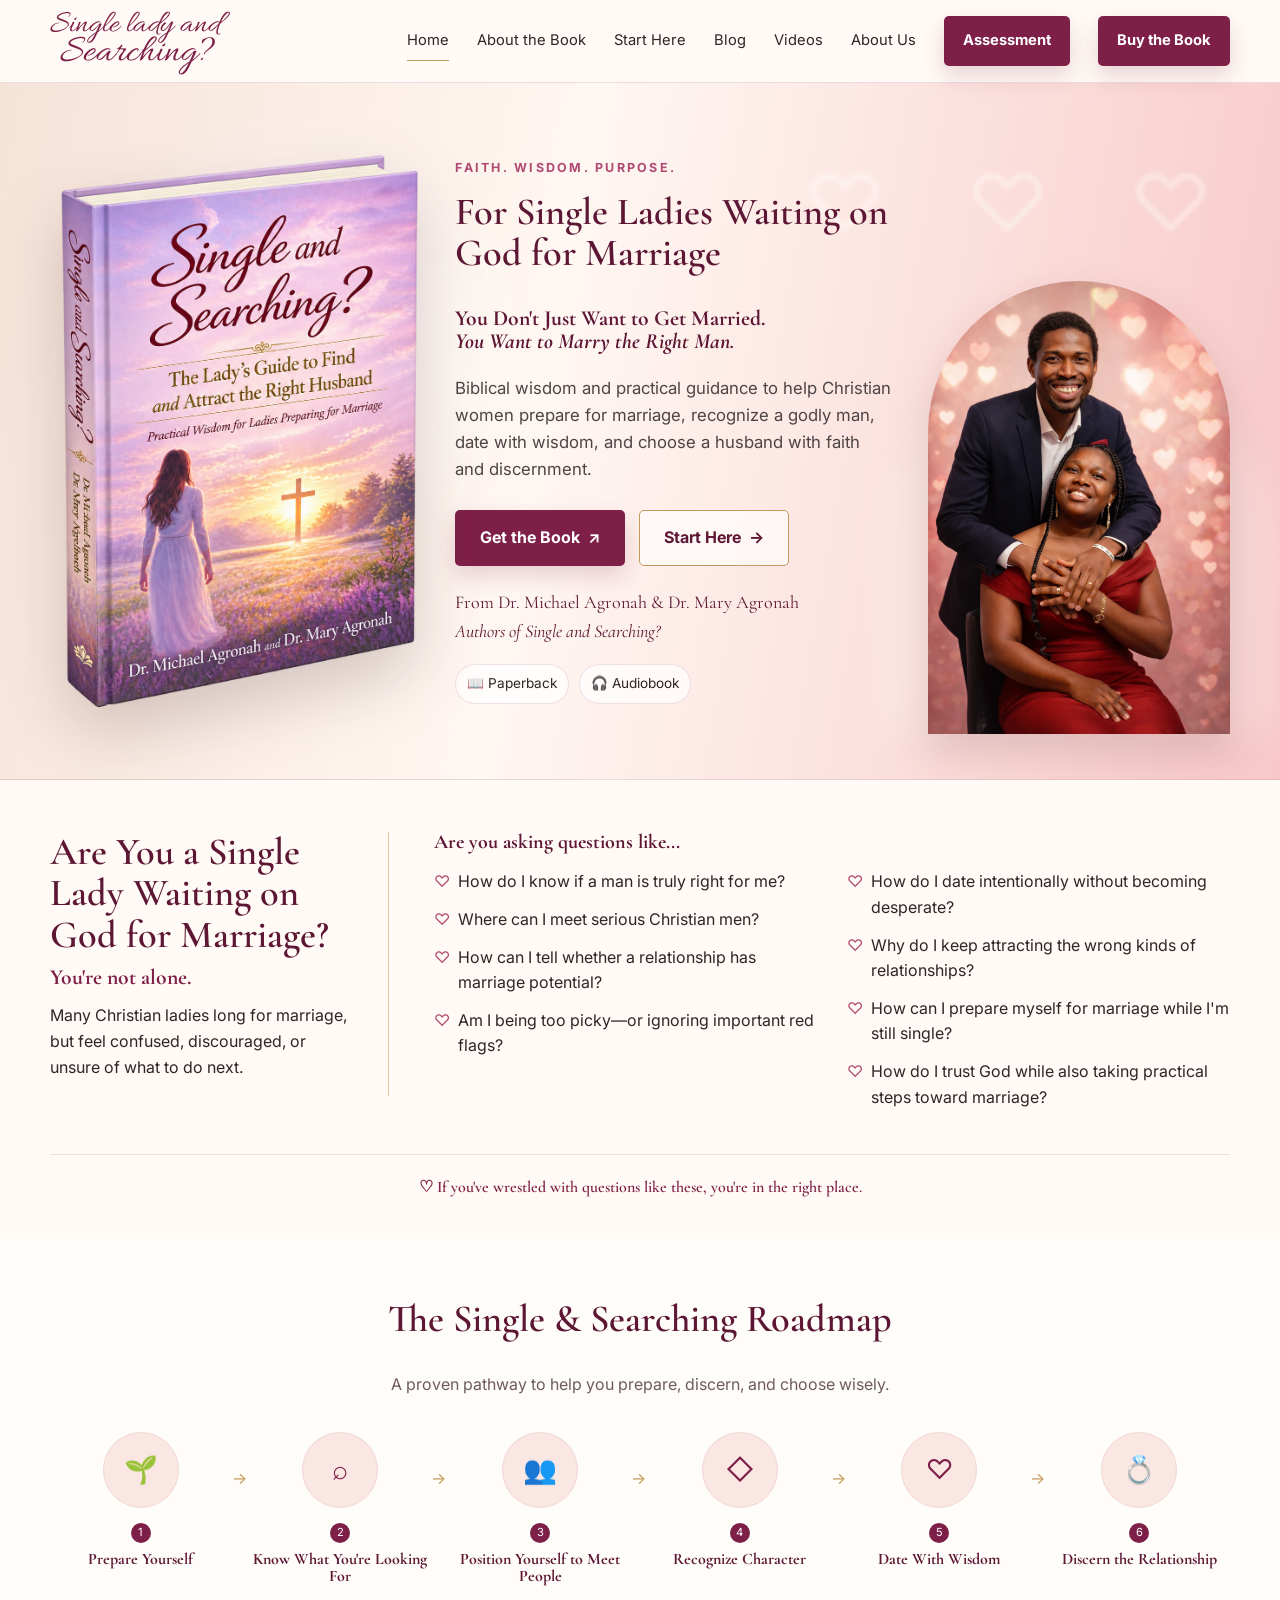
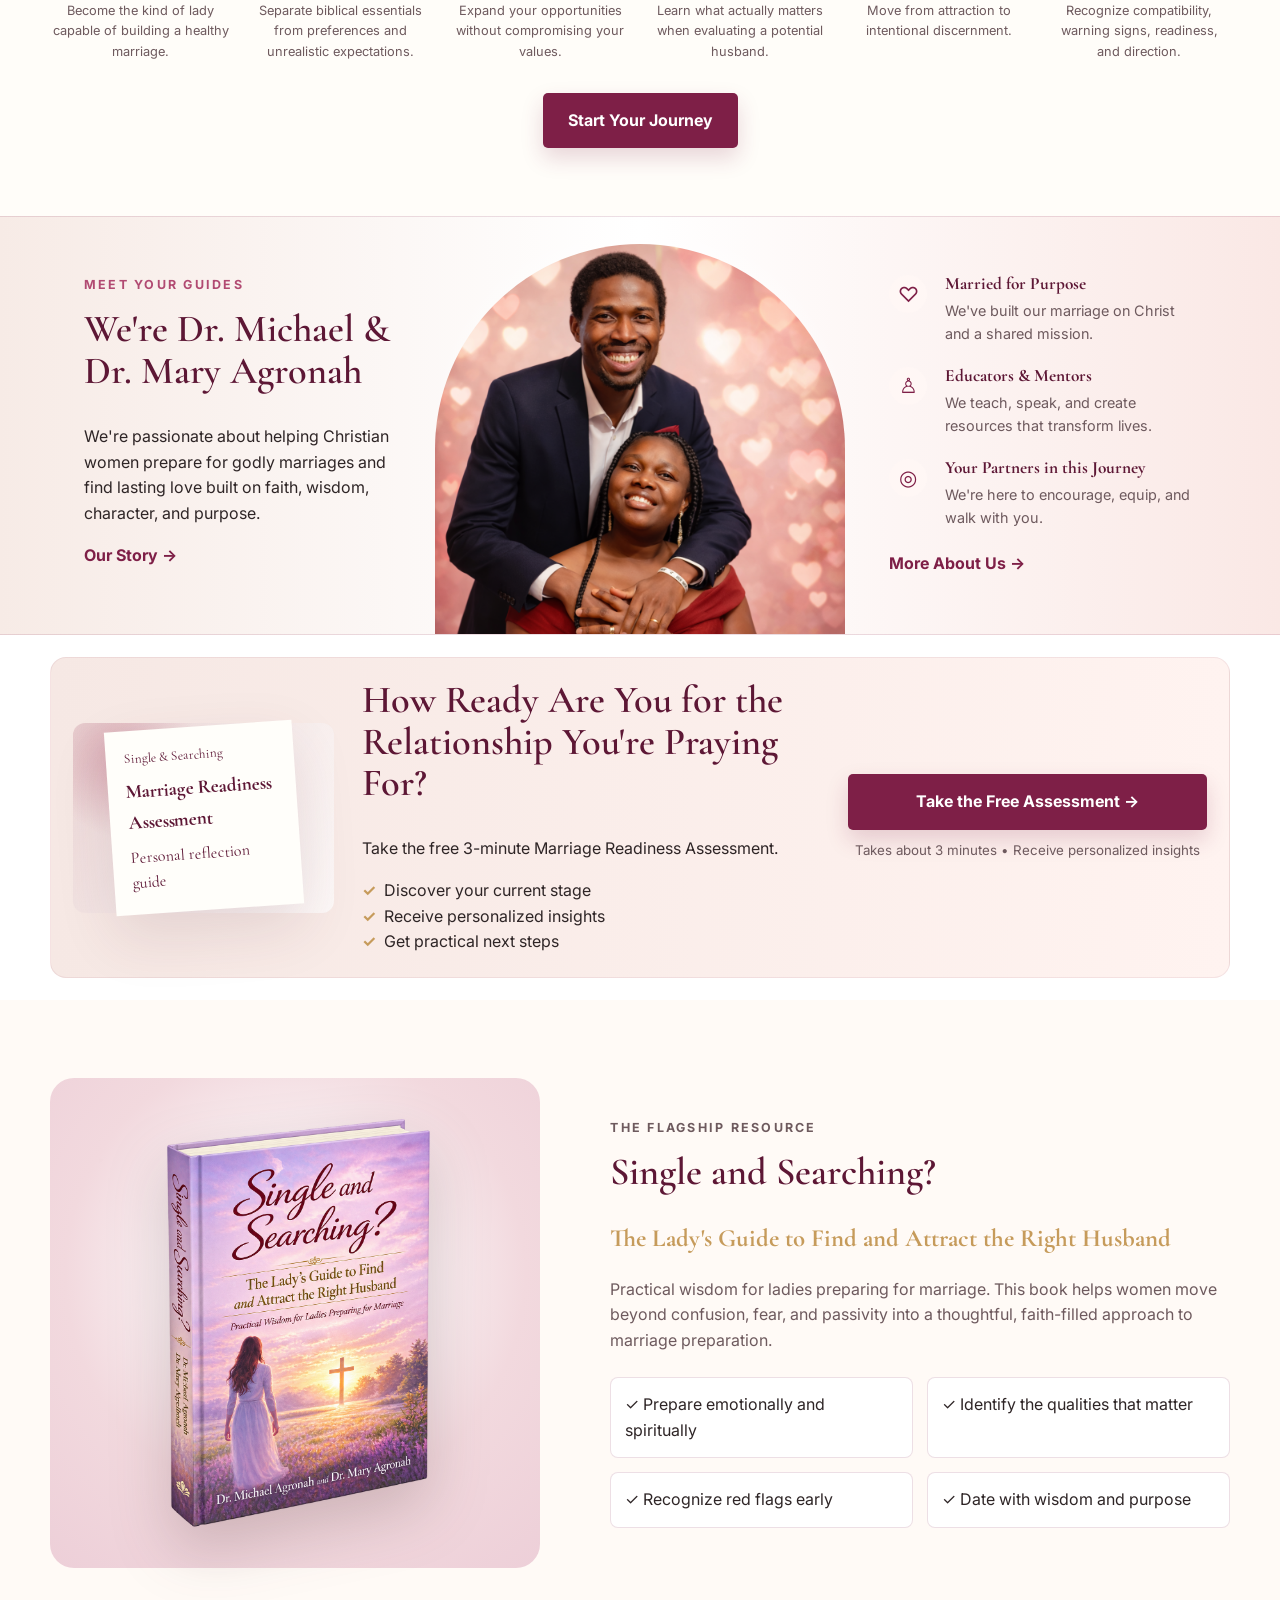
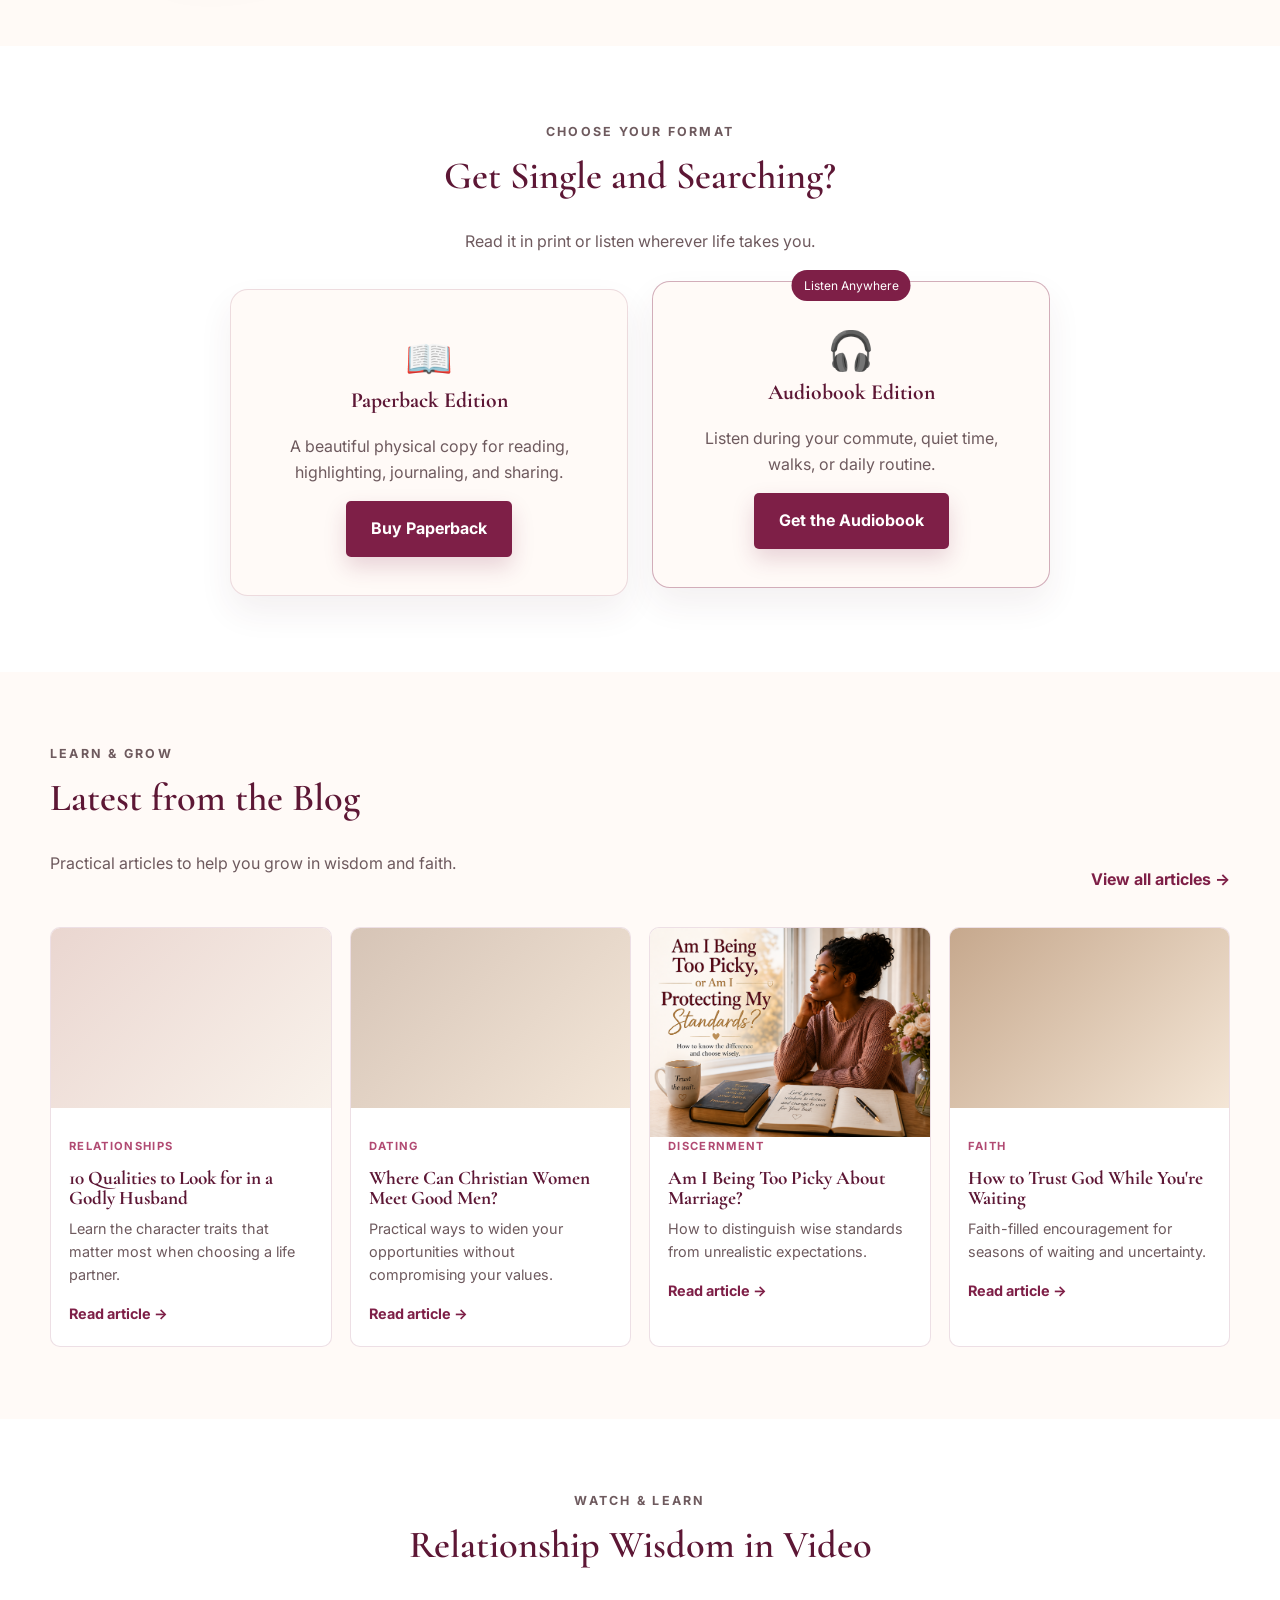
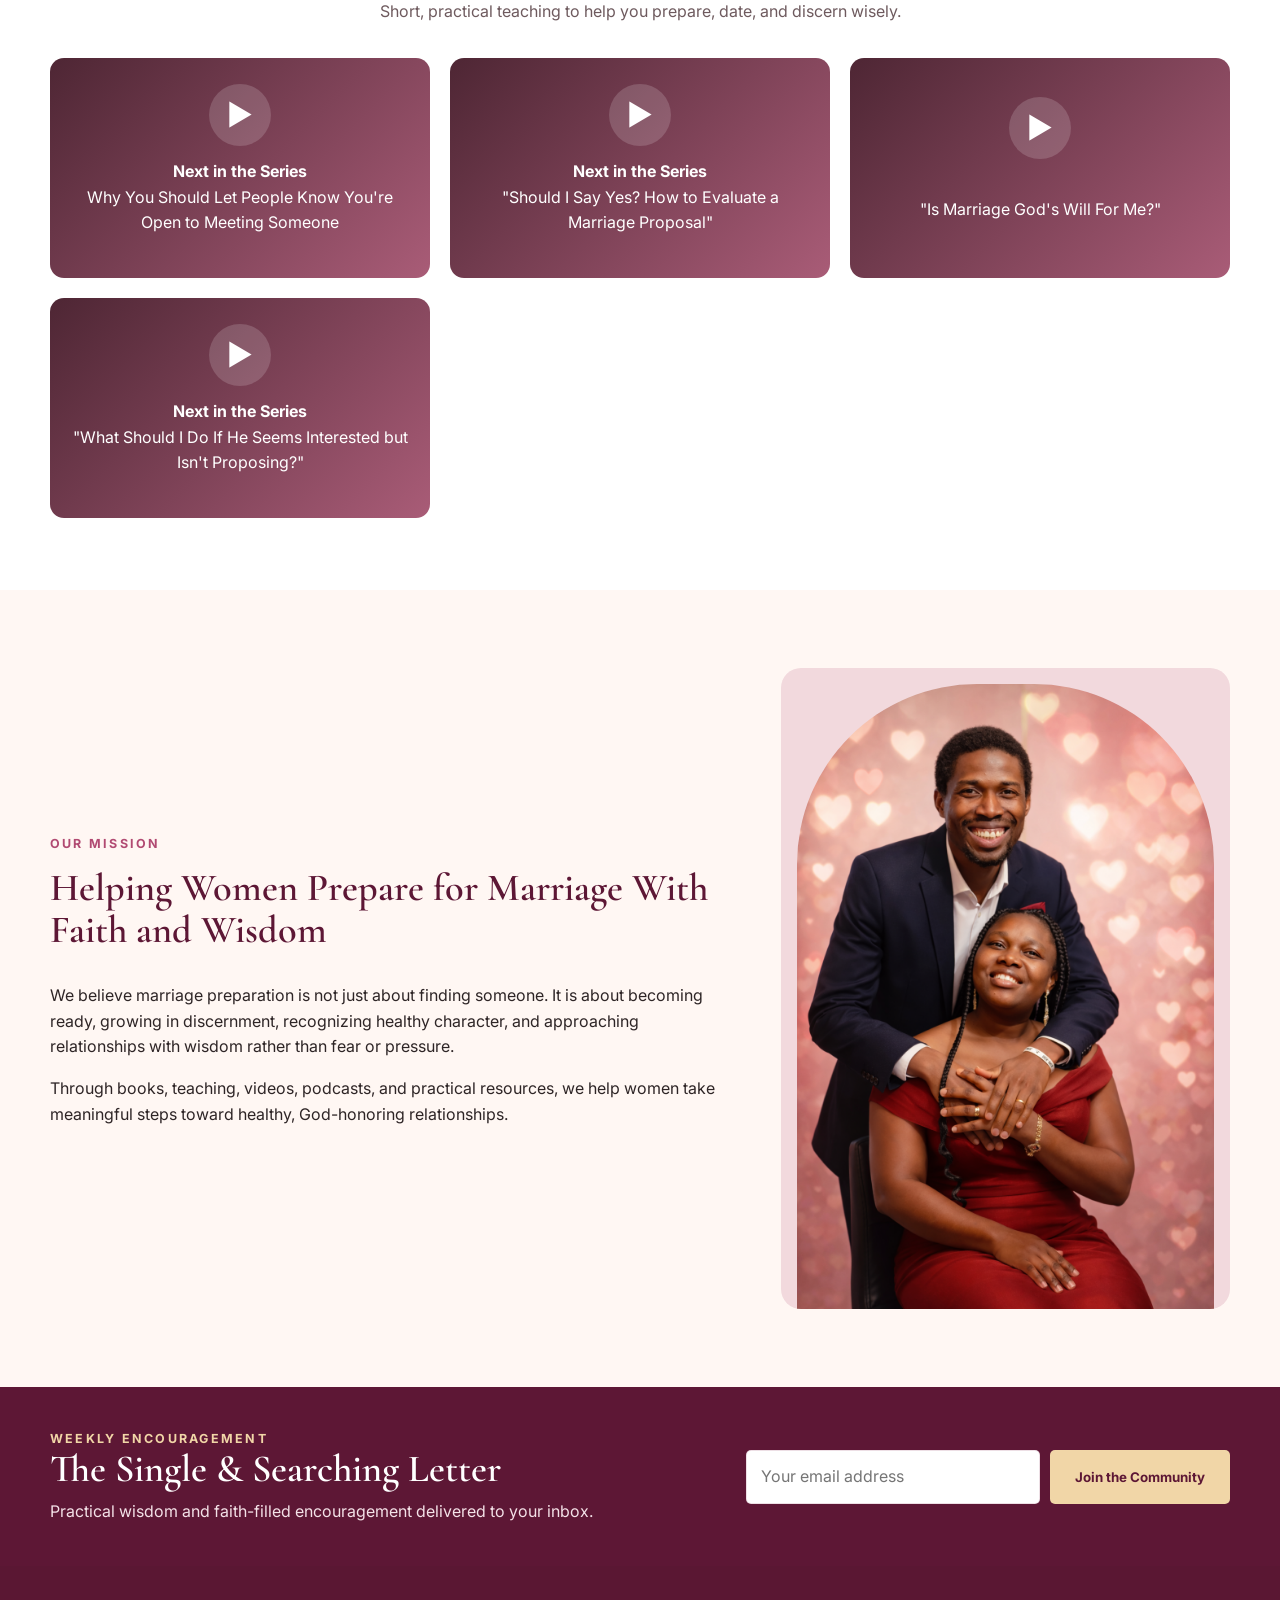
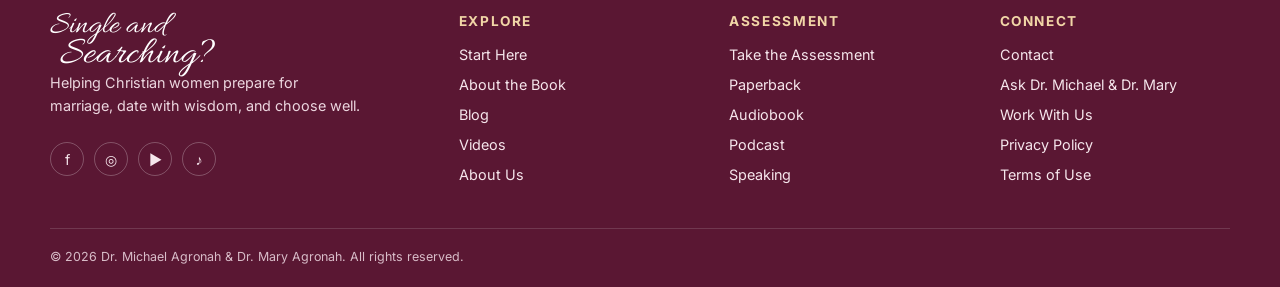
<file: index.html>
<!DOCTYPE html>
<html lang="en">
<head>
  <meta charset="UTF-8" />
  <meta name="viewport" content="width=device-width, initial-scale=1.0" />
  <meta name="description" content="Single and Searching? Biblical wisdom and practical guidance for Christian women preparing for marriage." />
  <title>Single and Searching? | Dr. Michael & Dr. Mary Agronah</title>

  <link rel="preconnect" href="https://fonts.googleapis.com">
  <link rel="preconnect" href="https://fonts.gstatic.com" crossorigin>
  <link href="https://fonts.googleapis.com/css2?family=Allura&family=Cormorant+Garamond:wght@400;500;600;700&family=Inter:wght@400;500;600;700&display=swap" rel="stylesheet">

  <link rel="stylesheet" href="styles.css" />
</head>
<body>

  <header class="site-header">
    <div class="container nav-wrap">
      <a class="brand" href="#home" aria-label="Single and Searching home">
        <span class="brand-script">Single lady and</span>
        <span class="brand-script second">Searching?</span>
      </a>

      <button class="mobile-toggle" aria-label="Open menu" aria-expanded="false">
        <span></span><span></span><span></span>
      </button>

      <nav class="main-nav">
        <a href="#home" class="active">Home</a>
        <a href="#book">About the Book</a>
        <a href="#roadmap">Start Here</a>
        <a href="blog">Blog</a>
        <a href="#videos">Videos</a>
        <a href="#about">About Us</a>
        <a class="btn btn-primary nav-cta" href="#assessment">Assessment</a>
        <a class="btn btn-primary nav-cta" href="#buy">Buy the Book</a>
      </nav>
    </div>
  </header>

  <main>
    <section class="hero" id="home">
      <div class="hero-glow"></div>
      <div class="container hero-grid">
        <div class="hero-book-card">
          <!-- <div class="floral-accent">
            <span>✿</span><span>✿</span><span>✿</span>
          </div> -->
          <img src="assets/book-cover.png" alt="Single and Searching book cover" class="hero-book" />
          <!-- <div class="candle"></div> -->
        </div>

        <div class="hero-copy">
          <p class="eyebrow">Faith. Wisdom. Purpose.</p>
          <h2>For Single Ladies Waiting on God for Marriage</h2>
          <h3>You Don't Just Want to Get Married.<br><em>You Want to Marry the Right Man.</em></h3>
          <!-- <h2>For Single Ladies Who Desire Marriage<br><em>You Don't Just Want to Get Married.<br><em>You Want to Marry the Right Man.</em></h2> -->
          <p class="hero-text">
            Biblical wisdom and practical guidance to help Christian women prepare for marriage,
            recognize a godly man, date with wisdom, and choose a husband with faith and discernment.
          </p>

          <div class="hero-actions">
            <a class="btn btn-primary" href="#buy">Get the Book <span>↗</span></a>
            <a class="btn btn-outline" href="#roadmap">Start Here <span>→</span></a>
          </div>

          <p class="author-line">
            From Dr. Michael Agronah & Dr. Mary Agronah<br>
            <em>Authors of Single and Searching?</em>
          </p>
          
    <!-- <div class="format-badges">
      <a href="https://www.amazon.ca/Single-Searching-Husband-Practical-Preparing/dp/B0GP1RPKG3"
        target="_blank"
        rel="noopener noreferrer">
        <span>📖 Paperback</span>
      </a>
      <a href="https://payhip.com/b/bO6Gw"
        target="_blank"
        rel="noopener noreferrer">
        <span>🎧 Audiobook</span>
      </a>
    </div> -->
          <div class="format-badges">
            <span>📖 Paperback</span>
            <span>🎧 Audiobook</span>
          </div>
        </div>

        <div class="hero-authors-wrap">
          <div class="hero-authors-halo"></div>
          <img src="assets/authors.png" alt="Dr. Michael and Dr. Mary Agronah" class="hero-authors" />
        </div>
      </div>
    </section>

    <section class="questions-section">
      <div class="container">
        <div class="questions-grid">
          <div class="questions-intro">
            <h2>Are You a Single Lady Waiting on God for Marriage?</h2>
            <h3>You're not alone.</h3>
            <p>
              Many Christian ladies long for marriage, but feel confused, discouraged, or unsure
              of what to do next.
            </p>
          </div>

          <div class="questions-list-wrap">
            <h3>Are you asking questions like...</h3>
            <div class="questions-columns">
              <ul class="heart-list">
                <li>How do I know if a man is truly right for me?</li>
                <li>Where can I meet serious Christian men?</li>
                <li>How can I tell whether a relationship has marriage potential?</li>
                <li>Am I being too picky—or ignoring important red flags?</li>
              </ul>
              <ul class="heart-list">
                <li>How do I date intentionally without becoming desperate?</li>
                <li>Why do I keep attracting the wrong kinds of relationships?</li>
                <li>How can I prepare myself for marriage while I'm still single?</li>
                <li>How do I trust God while also taking practical steps toward marriage?</li>
              </ul>
            </div>
          </div>
        </div>

        <p class="questions-note">♡ If you've wrestled with questions like these, you're in the right place.</p>
      </div>
    </section>

    <section class="roadmap-section" id="roadmap">
      <div class="container">
        <div class="section-heading centered">
          <h2>The Single & Searching Roadmap</h2>
          <p>A proven pathway to help you prepare, discern, and choose wisely.</p>
        </div>

        <div class="roadmap-grid">
          <article class="roadmap-item">
            <div class="icon-circle">🌱</div><span class="step-no">1</span>
            <h3>Prepare Yourself</h3>
            <p>Become the kind of lady capable of building a healthy marriage.</p>
          </article>
          <article class="roadmap-item">
            <div class="icon-circle">⌕</div><span class="step-no">2</span>
            <h3>Know What You're Looking For</h3>
            <p>Separate biblical essentials from preferences and unrealistic expectations.</p>
          </article>
          <article class="roadmap-item">
            <div class="icon-circle">👥</div><span class="step-no">3</span>
            <h3>Position Yourself to Meet People</h3>
            <p>Expand your opportunities without compromising your values.</p>
          </article>
          <article class="roadmap-item">
            <div class="icon-circle">◇</div><span class="step-no">4</span>
            <h3>Recognize Character</h3>
            <p>Learn what actually matters when evaluating a potential husband.</p>
          </article>
          <article class="roadmap-item">
            <div class="icon-circle">♡</div><span class="step-no">5</span>
            <h3>Date With Wisdom</h3>
            <p>Move from attraction to intentional discernment.</p>
          </article>
          <article class="roadmap-item">
            <div class="icon-circle">💍</div><span class="step-no">6</span>
            <h3>Discern the Relationship</h3>
            <p>Recognize compatibility, warning signs, readiness, and direction.</p>
          </article>
        </div>

        <div class="centered roadmap-cta">
          <a class="btn btn-primary" href="#assessment">Start Your Journey</a>
        </div>
      </div>
    </section>

    <section class="about-strip" id="about">
      <div class="container about-grid">
        <div class="about-copy">
          <p class="eyebrow">Meet Your Guides</p>
          <h2>We're Dr. Michael & Dr. Mary Agronah</h2>
          <p>
            We're passionate about helping Christian women prepare for godly marriages and find lasting
            love built on faith, wisdom, character, and purpose.
          </p>
          <a class="text-link" href="#about-details">Our Story →</a>
        </div>

        <div class="about-image-wrap">
          <img src="assets/authors.png" alt="Dr. Michael and Dr. Mary Agronah" />
        </div>

        <div class="authority-points">
          <div class="authority-item">
            <span class="authority-icon">♡</span>
            <div><h3>Married for Purpose</h3><p>We've built our marriage on Christ and a shared mission.</p></div>
          </div>
          <div class="authority-item">
            <span class="authority-icon">♙</span>
            <div><h3>Educators & Mentors</h3><p>We teach, speak, and create resources that transform lives.</p></div>
          </div>
          <div class="authority-item">
            <span class="authority-icon">◎</span>
            <div><h3>Your Partners in this Journey</h3><p>We're here to encourage, equip, and walk with you.</p></div>
          </div>
          <a class="text-link" href="#about-details">More About Us →</a>
        </div>
      </div>
    </section>

    <section class="assessment-section" id="assessment">
      <div class="container">
        <div class="assessment-card">
          <div class="assessment-visual">
            <div class="assessment-paper">
              <small>Single & Searching</small>
              <strong>Marriage Readiness Assessment</strong>
              <span>Personal reflection guide</span>
            </div>
          </div>

          <div class="assessment-copy">
            <h2>How Ready Are You for the Relationship You're Praying For?</h2>
            <p>Take the free 3-minute Marriage Readiness Assessment.</p>
            <ul class="check-list">
              <li>Discover your current stage</li>
              <li>Receive personalized insights</li>
              <li>Get practical next steps</li>
            </ul>
          </div>

          <div class="assessment-form">

  <a
    href="https://quiz.beautifulmarriagegarden.com"
    class="btn btn-primary"
    target="_blank"
    rel="noopener noreferrer"
  >
    Take the Free Assessment →
  </a>

  <small>
    Takes about 3 minutes • Receive personalized insights
  </small>

</div>

          <!-- <form class="assessment-form" id="assessmentForm">
            <input type="text" name="firstName" placeholder="First Name" required>
            <input type="email" name="email" placeholder="Email Address" required>
            <button class="btn btn-primary" type="submit">Take the Assessment</button>
            <small>We respect your privacy. Unsubscribe anytime.</small>
          </form> -->

        </div>
      </div>
    </section>

    <section class="book-section" id="book">
      <div class="container book-grid">
        <div class="book-image-panel">
          <img src="assets/book-cover.png" alt="Single and Searching book" />
        </div>
        <div class="book-details">
          <p class="eyebrow">The Flagship Resource</p>
          <h2>Single and Searching?</h2>
          <h3>The Lady's Guide to Find and Attract the Right Husband</h3>
          <p>
            Practical wisdom for ladies preparing for marriage. This book helps women move beyond
            confusion, fear, and passivity into a thoughtful, faith-filled approach to marriage preparation.
          </p>
          <div class="book-feature-grid">
            <div>✓ Prepare emotionally and spiritually</div>
            <div>✓ Identify the qualities that matter</div>
            <div>✓ Recognize red flags early</div>
            <div>✓ Date with wisdom and purpose</div>
          </div>
        </div>
      </div>
    </section>

    <section class="buy-section" id="buy">
      <div class="container">
        <div class="section-heading centered">
          <p class="eyebrow">Choose Your Format</p>
          <h2>Get Single and Searching?</h2>
          <p>Read it in print or listen wherever life takes you.</p>
        </div>

        <div class="purchase-grid">
          <article class="purchase-card">
            <div class="purchase-icon">📖</div>
            <h3>Paperback Edition</h3>
            <p>A beautiful physical copy for reading, highlighting, journaling, and sharing.</p>
            <a class="btn btn-primary" href="https://www.amazon.ca/Single-Searching-Husband-Practical-Preparing/dp/B0GP1RPKG3" data-link="paperback">Buy Paperback</a>
          </article>

          <article class="purchase-card featured">
            <span class="popular-badge">Listen Anywhere</span>
            <div class="purchase-icon">🎧</div>
            <h3>Audiobook Edition</h3>
            <p>Listen during your commute, quiet time, walks, or daily routine.</p>
            <a class="btn btn-primary" href="https://payhip.com/b/bO6Gw" data-link="audio">Get the Audiobook</a>
          </article>
        </div>
      </div>
    </section>

    <section class="blog-section" id="blog">
      <div class="container">
        <div class="section-heading row-heading">
          <div>
            <p class="eyebrow">Learn & Grow</p>
            <h2>Latest from the Blog</h2>
            <p>Practical articles to help you grow in wisdom and faith.</p>
          </div>
          <a class="text-link" href="blog">View all articles →</a>
        </div>

        <div class="blog-grid">
          <article class="blog-card">
            <div class="blog-thumb thumb-1"></div>
            <div class="blog-card-body">
              <span class="blog-meta">Relationships</span>
              <h3>10 Qualities to Look for in a Godly Husband</h3>
              <p>Learn the character traits that matter most when choosing a life partner.</p>
              <a href="blog/qualities-godly-husband.html">Read article →</a>
            </div>
          </article>
          
          <article class="blog-card">
            <div class="blog-thumb thumb-2"></div>
            <div class="blog-card-body">
              <span class="blog-meta">Dating</span>
              <h3>Where Can Christian Women Meet Good Men?</h3>
              <p>Practical ways to widen your opportunities without compromising your values.</p>
              <a href="where-christian-women-meet-men.html">Read article →</a>
            </div>
          </article>

          <article class="blog-card">
               <div class="blog-thumb">
                <img
                src="../assets/picky_image/am-i-too-picky-hero.png"
                alt="Am I Being Too Picky, or Am I Protecting My Standards?">
            </div>

            <div class="blog-card-body">
              <span class="blog-meta">Discernment</span>
              <h3>Am I Being Too Picky About Marriage?</h3>
              <p>How to distinguish wise standards from unrealistic expectations.</p>
              <a href="too-picky-about-marriage.html">Read article →</a>
            </div>
          </article>

          <article class="blog-card">
            <div class="blog-thumb thumb-4"></div>
            <div class="blog-card-body">
              <span class="blog-meta">Faith</span>
              <h3>How to Trust God While You're Waiting</h3>
              <p>Faith-filled encouragement for seasons of waiting and uncertainty.</p>
              <a href="trusting-god-while-waiting.html">Read article →</a>
            </div>
          </article>
        </div>
      </div>
    </section>

    <section class="videos-section" id="videos">
      <div class="container">
        <div class="section-heading centered">
          <p class="eyebrow">Watch & Learn</p>
          <h2>Relationship Wisdom in Video</h2>
          <p>Short, practical teaching to help you prepare, date, and discern wisely.</p>
        </div>
        <div class="video-grid">
       <div class="video-placeholder"><span>▶</span>
        <p>    <strong>Next in the Series</strong><br>
          Why You Should Let People Know You're Open to Meeting Someone 
        </p>
      </div>
              <div class="video-placeholder"><span>▶</span><p>
                <strong>Next in the Series</strong><br> 
                "Should I Say Yes? How to Evaluate a Marriage Proposal" 
              </p></div>
          <div class="video-placeholder"><span>▶</span><p>
            "Is Marriage God's Will For Me?" </p>
          </div>
          <div class="video-placeholder"><span>▶</span>
            <p> <strong>Next in the Series</strong><br>
              "What Should I Do If He Seems Interested but Isn't Proposing?"
            </p>
          </div>
        </div>
      </div>
    </section>

 

    <section class="about-details" id="about-details">
      <div class="container about-details-grid">
        <div>
          <p class="eyebrow">Our Mission</p>
          <h2>Helping Women Prepare for Marriage With Faith and Wisdom</h2>
          <p>
            We believe marriage preparation is not just about finding someone. It is about becoming
            ready, growing in discernment, recognizing healthy character, and approaching relationships
            with wisdom rather than fear or pressure.
          </p>
          <p>
            Through books, teaching, videos, podcasts, and practical resources, we help women take
            meaningful steps toward healthy, God-honoring relationships.
          </p>
        </div>
        <div class="portrait-card">
          <img src="assets/authors.png" alt="Dr. Michael and Dr. Mary Agronah" />
        </div>
      </div>
    </section>

    <section class="newsletter">
      <div class="container newsletter-inner">
        <div>
          <p class="eyebrow light">Weekly Encouragement</p>
          <h2>The Single & Searching Letter</h2>
          <p>Practical wisdom and faith-filled encouragement delivered to your inbox.</p>
        </div>
        <form id="newsletterForm">
          <input type="email" placeholder="Your email address" required>
          <button class="btn btn-gold" type="submit">Join the Community</button>
        </form>
      </div>
    </section>
  </main>

  <footer class="site-footer">
    <div class="container footer-grid">
      <div>
        <div class="brand footer-brand">
          <span class="brand-script">Single and</span>
          <span class="brand-script second">Searching?</span>
        </div>
        <p>Helping Christian women prepare for marriage, date with wisdom, and choose well.</p>
        <div class="social-row">
          <a href="#" aria-label="Facebook">f</a>
          <a href="#" aria-label="Instagram">◎</a>
          <a href="#" aria-label="YouTube">▶</a>
          <a href="#" aria-label="TikTok">♪</a>
        </div>
      </div>

      <div>
        <h3>Explore</h3>
        <a href="#roadmap">Start Here</a>
        <a href="#book">About the Book</a>
        <a href="#blog">Blog</a>
        <a href="#videos">Videos</a>
        <a href="#about">About Us</a>
      </div>

      <div>
        <h3>Assessment</h3>
        <a href="https://quiz.beautifulmarriagegarden.com" 
        target="_blank">Take the Assessment</a>
        <!-- <a href="#resources">Free Assessment</a> -->
        <a href="#buy">Paperback</a>
        <a href="#buy">Audiobook</a>
        <a href="#">Podcast</a>
        <a href="#">Speaking</a>
      </div>

      <div>
        <h3>Connect</h3>
        <a href="#">Contact</a>
        <a href="#">Ask Dr. Michael & Dr. Mary</a>
        <a href="#">Work With Us</a>
        <a href="#">Privacy Policy</a>
        <a href="#">Terms of Use</a>
      </div>
    </div>

    <div class="container copyright">
      © <span id="year"></span> Dr. Michael Agronah & Dr. Mary Agronah. All rights reserved.
    </div>
  </footer>

  <div class="toast" id="toast"></div>

  <script src="script.js"></script>
</body>
</html>
</file>
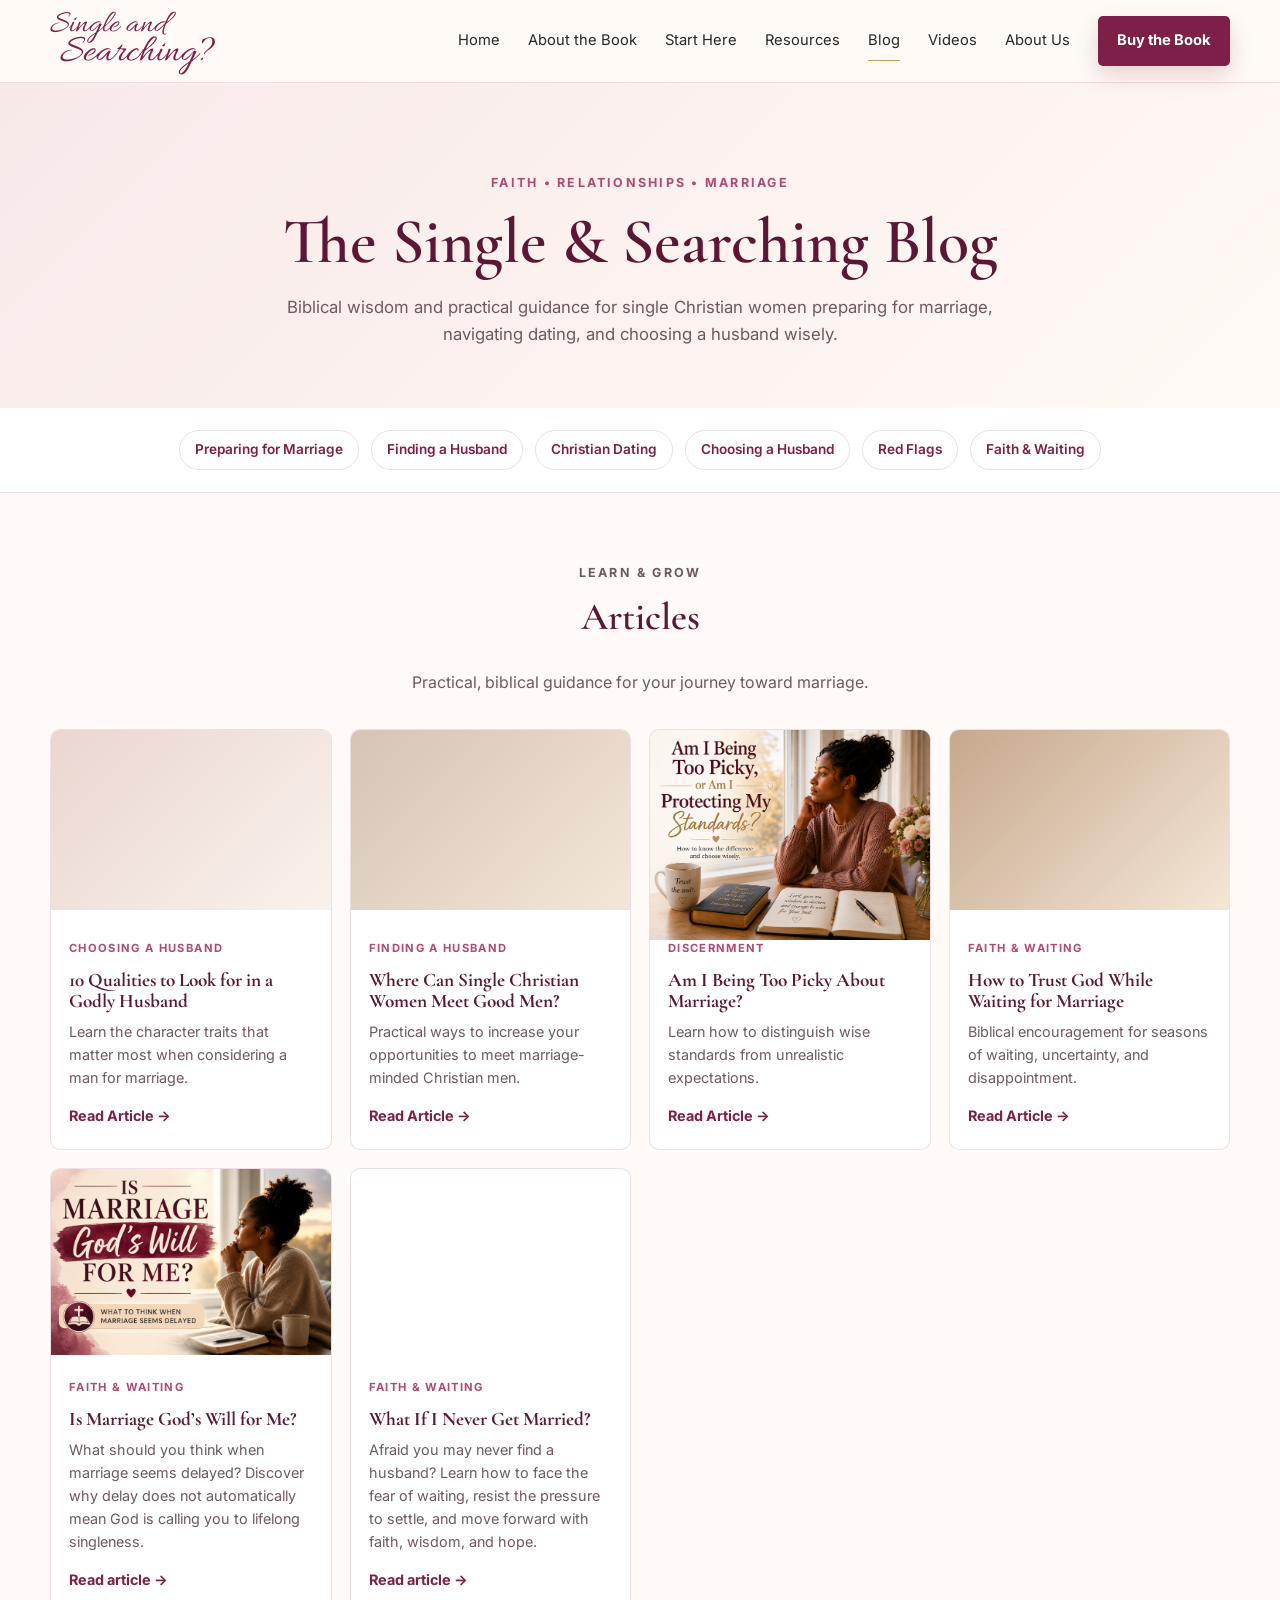
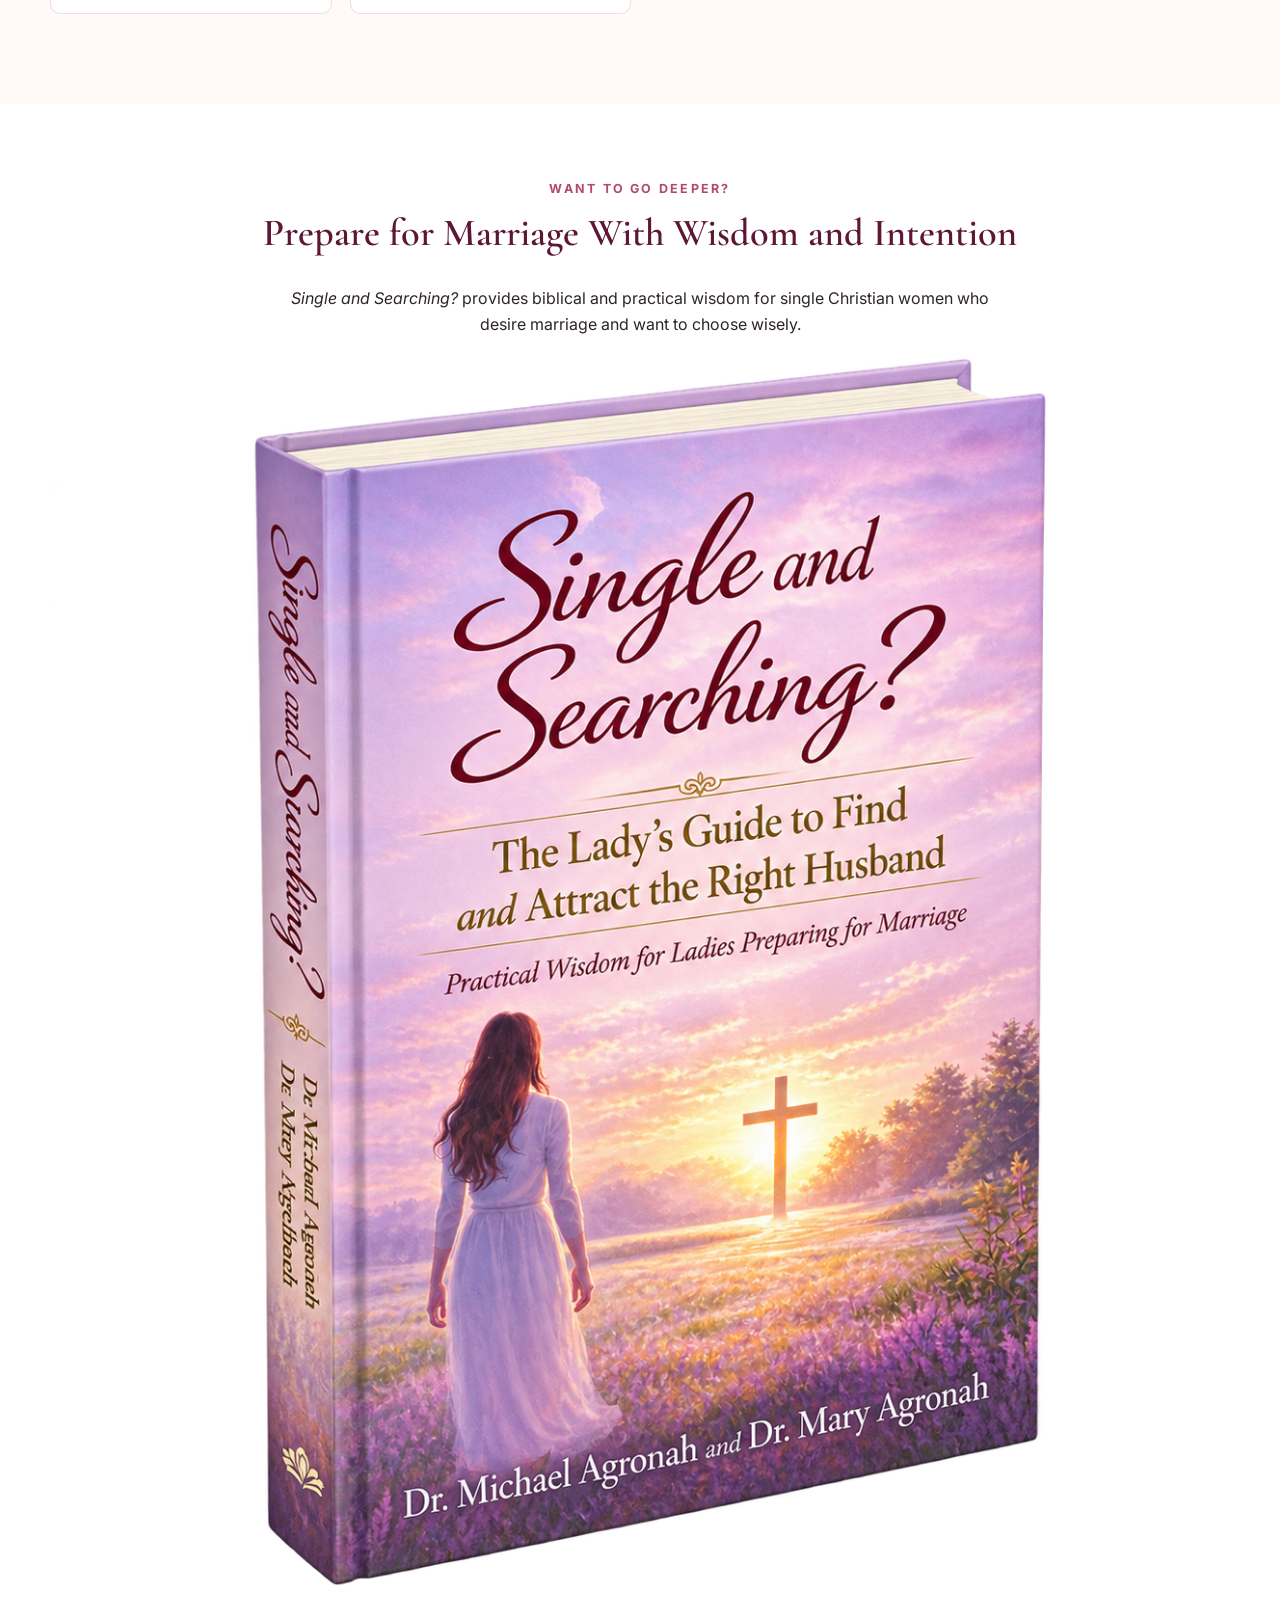
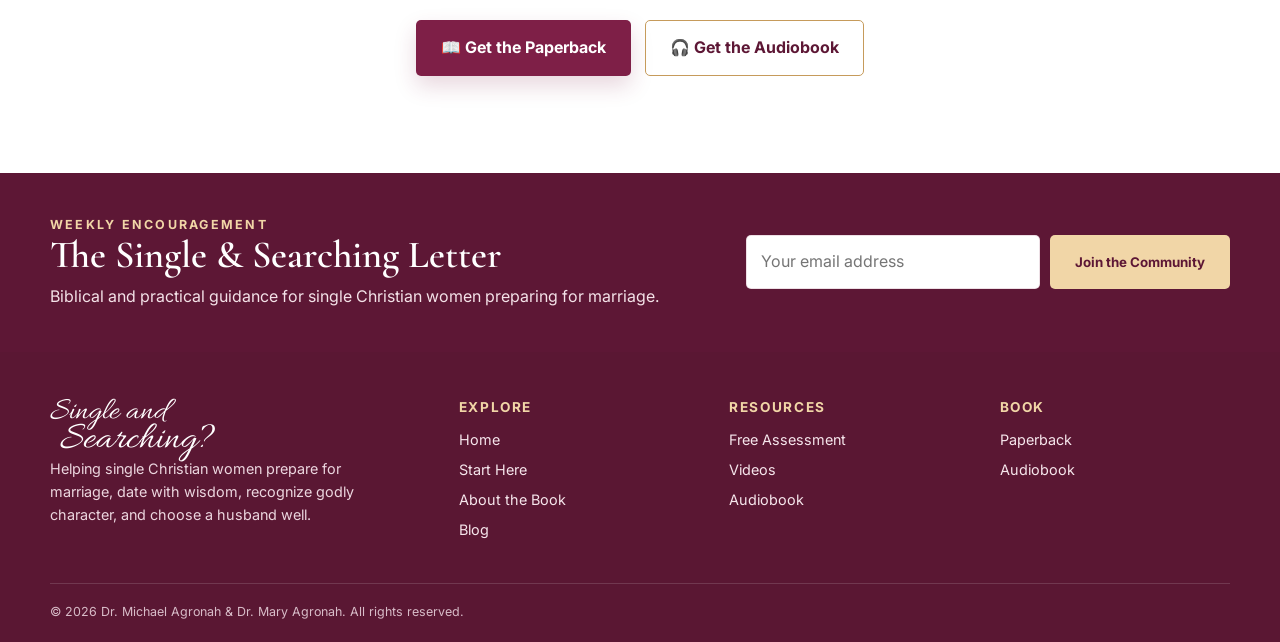
<file: blog/index.html>
<!DOCTYPE html>
<html lang="en">

<head>
  <meta charset="UTF-8">
  <meta name="viewport" content="width=device-width, initial-scale=1.0">

  <meta name="description"
    content="Biblical wisdom and practical guidance for single Christian women preparing for marriage.">

  <title>Blog | Single and Searching?</title>

  <!-- Google Fonts -->
  <link rel="preconnect" href="https://fonts.googleapis.com">
  <link rel="preconnect" href="https://fonts.gstatic.com" crossorigin>

  <link
    href="https://fonts.googleapis.com/css2?family=Allura&family=Cormorant+Garamond:wght@400;500;600;700&family=Inter:wght@400;500;600;700&display=swap"
    rel="stylesheet">

  <!-- Main website CSS -->
  <link rel="stylesheet" href="../styles.css">
</head>


<body>

  <!-- =========================
       HEADER
  ========================== -->

  <header class="site-header">

    <div class="container nav-wrap">

      <a class="brand" href="../index.html">

        <span class="brand-script">
          Single and
        </span>

        <span class="brand-script second">
          Searching?
        </span>

      </a>


      <button class="mobile-toggle"
        aria-label="Open menu"
        aria-expanded="false">

        <span></span>
        <span></span>
        <span></span>

      </button>


      <nav class="main-nav">

        <a href="../index.html">Home</a>

        <a href="../index.html#book">
          About the Book
        </a>

        <a href="../index.html#roadmap">
          Start Here
        </a>

        <a href="../index.html#resources">
          Resources
        </a>

        <a href="index.html" class="active">
          Blog
        </a>

        <a href="../index.html#videos">
          Videos
        </a>

        <a href="../index.html#about">
          About Us
        </a>

        <a class="btn btn-primary nav-cta"
          href="../index.html#buy">
          Buy the Book
        </a>

      </nav>

    </div>

  </header>



  <main>


    <!-- =========================
         BLOG HERO
    ========================== -->

    <section class="blog-page-hero">

      <div class="container centered">

        <p class="eyebrow">
          Faith • Relationships • Marriage
        </p>

        <h1>
          The Single & Searching Blog
        </h1>

        <p class="blog-hero-description">
          Biblical wisdom and practical guidance for
          single Christian women preparing for marriage,
          navigating dating, and choosing a husband wisely.
        </p>

      </div>

    </section>



    <!-- =========================
         BLOG CATEGORIES
    ========================== -->

    <section class="blog-categories">

      <div class="container">

        <div class="category-links">

          <a href="#preparing">
            Preparing for Marriage
          </a>

          <a href="#finding">
            Finding a Husband
          </a>

          <a href="#dating">
            Christian Dating
          </a>

          <a href="#choosing">
            Choosing a Husband
          </a>

          <a href="#red-flags">
            Red Flags
          </a>

          <a href="#faith">
            Faith & Waiting
          </a>

        </div>

      </div>

    </section>



    <!-- =========================
         ARTICLES
    ========================== -->

    <section class="blog-page-section">

      <div class="container">

        <div class="section-heading centered">

          <p class="eyebrow">
            Learn & Grow
          </p>

          <h2>
            Articles
          </h2>

          <p>
            Practical, biblical guidance for your journey
            toward marriage.
          </p>

        </div>



        <div class="blog-grid">


          <!-- ARTICLE 1 -->

          <article class="blog-card">

            <div class="blog-thumb thumb-1"></div>

            <div class="blog-card-body">

              <span class="blog-meta">
                Choosing a Husband
              </span>

              <h3>
                10 Qualities to Look for in a Godly Husband
              </h3>

              <p>
                Learn the character traits that matter most
                when considering a man for marriage.
              </p>

              <a href="qualities-godly-husband.html">
                Read Article →
              </a>

            </div>

          </article>


          <!-- ARTICLE 2 -->

          <article class="blog-card">

            <div class="blog-thumb thumb-2"></div>

            <div class="blog-card-body">

              <span class="blog-meta">
                Finding a Husband
              </span>

              <h3>
                Where Can Single Christian Women Meet Good Men?
              </h3>

              <p>
                Practical ways to increase your opportunities
                to meet marriage-minded Christian men.
              </p>

              <a href="where-christian-women-meet-men.html">
                Read Article →
              </a>

            </div>

          </article>
            

          <!-- ARTICLE 3 -->

          <article class="blog-card">

            <div class="blog-thumb">
                <img
                src="../assets/picky_image/am-i-too-picky-hero.png"
                alt="Am I Being Too Picky, or Am I Protecting My Standards?">
            </div>

            <div class="blog-card-body">

              <span class="blog-meta">
                Discernment
              </span>

              <h3>
                Am I Being Too Picky About Marriage?
              </h3>

              <p>
                Learn how to distinguish wise standards
                from unrealistic expectations.
              </p>

              <a href="too-picky-about-marriage.html">
                Read Article →
              </a>

            </div>

          </article>



          <!-- ARTICLE 4 -->

          <article class="blog-card">

            <div class="blog-thumb thumb-4"></div>

            <div class="blog-card-body">

              <span class="blog-meta">
                Faith & Waiting
              </span>

              <h3>
                How to Trust God While Waiting for Marriage
              </h3>

              <p>
                Biblical encouragement for seasons of
                waiting, uncertainty, and disappointment.
              </p>

              <a href="trusting-god-while-waiting.html">
                Read Article →
              </a>

            </div>

          </article>


   <!-- ARTICLE 5 -->
     <article class="blog-card">
                 <div class="blog-thumb">
                <img
               src="../assets/marriage_for_me/is-marriage-gods-will-thumbnail.png"
            alt="Is Marriage God's Will for Me?">
            </div>
            
          <div class="blog-card-body">
            <span class="blog-meta">Faith & Waiting</span>
            <h3>Is Marriage God’s Will for Me? </h3>
            <p>What should you think when marriage seems delayed? Discover why delay does not automatically mean God is calling you to lifelong singleness.</p>
    <a href="is-marriage-Gods-will-for-me.html">Read article →</a></div>
     </article>


 <!-- ARTICLE 6 -->
<article class="blog-card">
  <div class="blog-thumb thumb-5"></div>

  <div class="blog-card-body">
    <span class="blog-meta">Faith & Waiting</span>

    <h3>
      What If I Never Get Married?
    </h3>

    <p>
      Afraid you may never find a husband? Learn how to face the fear of waiting,
      resist the pressure to settle, and move forward with faith, wisdom, and hope.
    </p>

    <a href="what-if-i-never-get-married.html">
      Read article →
    </a>
  </div>
</article>

        </div>

      </div>

    </section>



    <!-- =========================
         BOOK CALL TO ACTION
    ========================== -->

    <section class="blog-book-cta">

      <div class="container centered">

        <p class="eyebrow">
          Want to Go Deeper?
        </p>

        <h2>
          Prepare for Marriage With Wisdom and Intention
        </h2>

        <p>
          <em>Single and Searching?</em> provides biblical
          and practical wisdom for single Christian women
          who desire marriage and want to choose wisely.
        </p>

         <img
              src="../assets/book-cover.png"
              alt="Marriage book">

        <div class="hero-actions">

          <a
            class="btn btn-primary"
            href="https://www.amazon.ca/Single-Searching-Husband-Practical-Preparing/dp/B0GP1RPKG3"
            target="_blank"
            rel="noopener noreferrer">

            📖 Get the Paperback

          </a>


          <a
            class="btn btn-outline"
            href="https://payhip.com/b/bO6Gw"
            target="_blank"
            rel="noopener noreferrer">

            🎧 Get the Audiobook

          </a>

        </div>

      </div>

    </section>



    <!-- =========================
         NEWSLETTER
    ========================== -->

    <section class="newsletter">

      <div class="container newsletter-inner">

        <div>

          <p class="eyebrow light">
            Weekly Encouragement
          </p>

          <h2>
            The Single & Searching Letter
          </h2>

          <p>
            Biblical and practical guidance for single
            Christian women preparing for marriage.
          </p>

        </div>


        <form id="newsletterForm">

          <input
            type="email"
            placeholder="Your email address"
            required>

          <button
            class="btn btn-gold"
            type="submit">

            Join the Community

          </button>

        </form>

      </div>

    </section>


  </main>



  <!-- =========================
       FOOTER
  ========================== -->

  <footer class="site-footer">

    <div class="container footer-grid">


      <div>

        <div class="brand footer-brand">

          <span class="brand-script">
            Single and
          </span>

          <span class="brand-script second">
            Searching?
          </span>

        </div>

        <p>
          Helping single Christian women prepare for
          marriage, date with wisdom, recognize godly
          character, and choose a husband well.
        </p>

      </div>



      <div>

        <h3>Explore</h3>

        <a href="../index.html">
          Home
        </a>

        <a href="../index.html#roadmap">
          Start Here
        </a>

        <a href="../index.html#book">
          About the Book
        </a>

        <a href="index.html">
          Blog
        </a>

      </div>



      <div>

        <h3>Resources</h3>

        <a href="../index.html#resources">
          Free Assessment
        </a>

        <a href="../index.html#videos">
          Videos
        </a>

        <a href="https://payhip.com/b/bO6Gw"
          target="_blank">
          Audiobook
        </a>

      </div>



      <div>

        <h3>Book</h3>

        <a
          href="https://www.amazon.ca/Single-Searching-Husband-Practical-Preparing/dp/B0GP1RPKG3"
          target="_blank">

          Paperback

        </a>

        <a
          href="https://payhip.com/b/bO6Gw"
          target="_blank">

          Audiobook

        </a>

      </div>


    </div>


    <div class="container copyright">

      © <span id="year"></span>
      Dr. Michael Agronah & Dr. Mary Agronah.
      All rights reserved.

    </div>

  </footer>


  <div class="toast" id="toast"></div>


  <!-- Main JavaScript -->
  <script src="../script.js"></script>


</body>

</html>
</file>
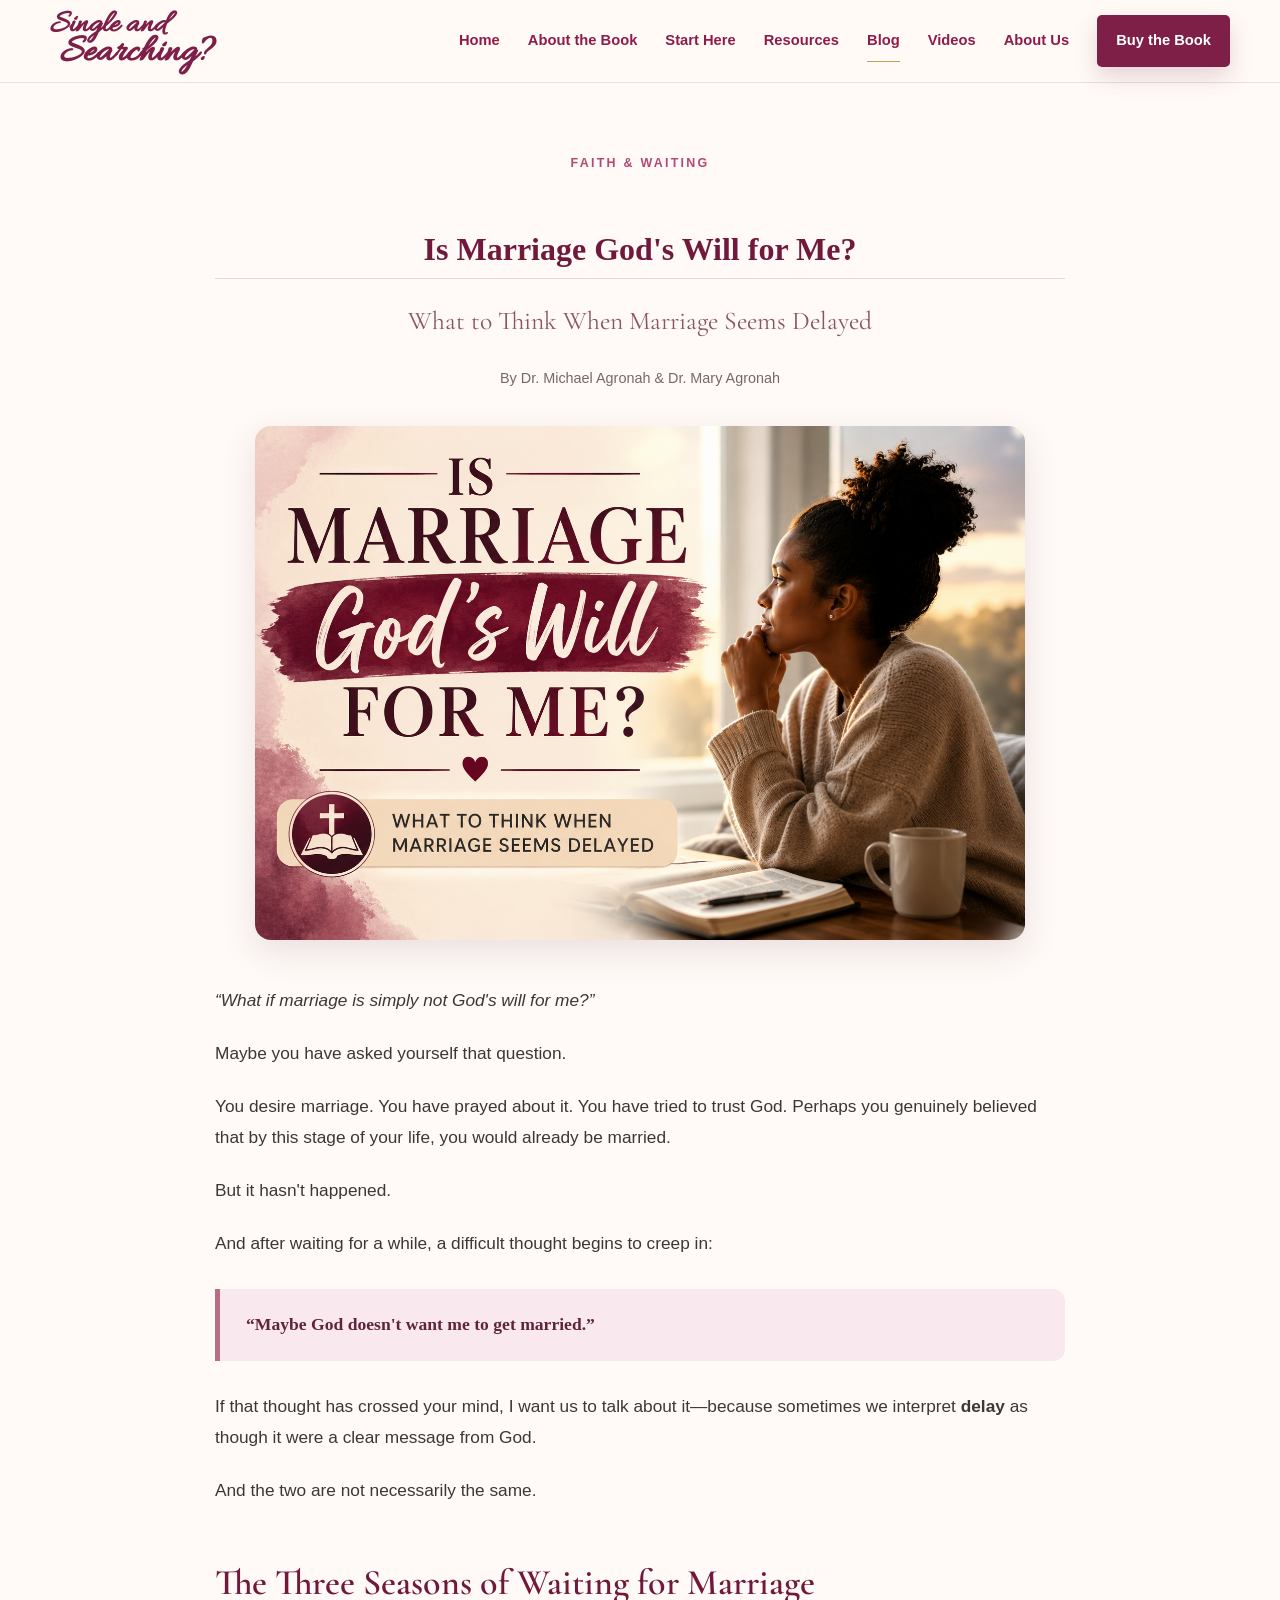
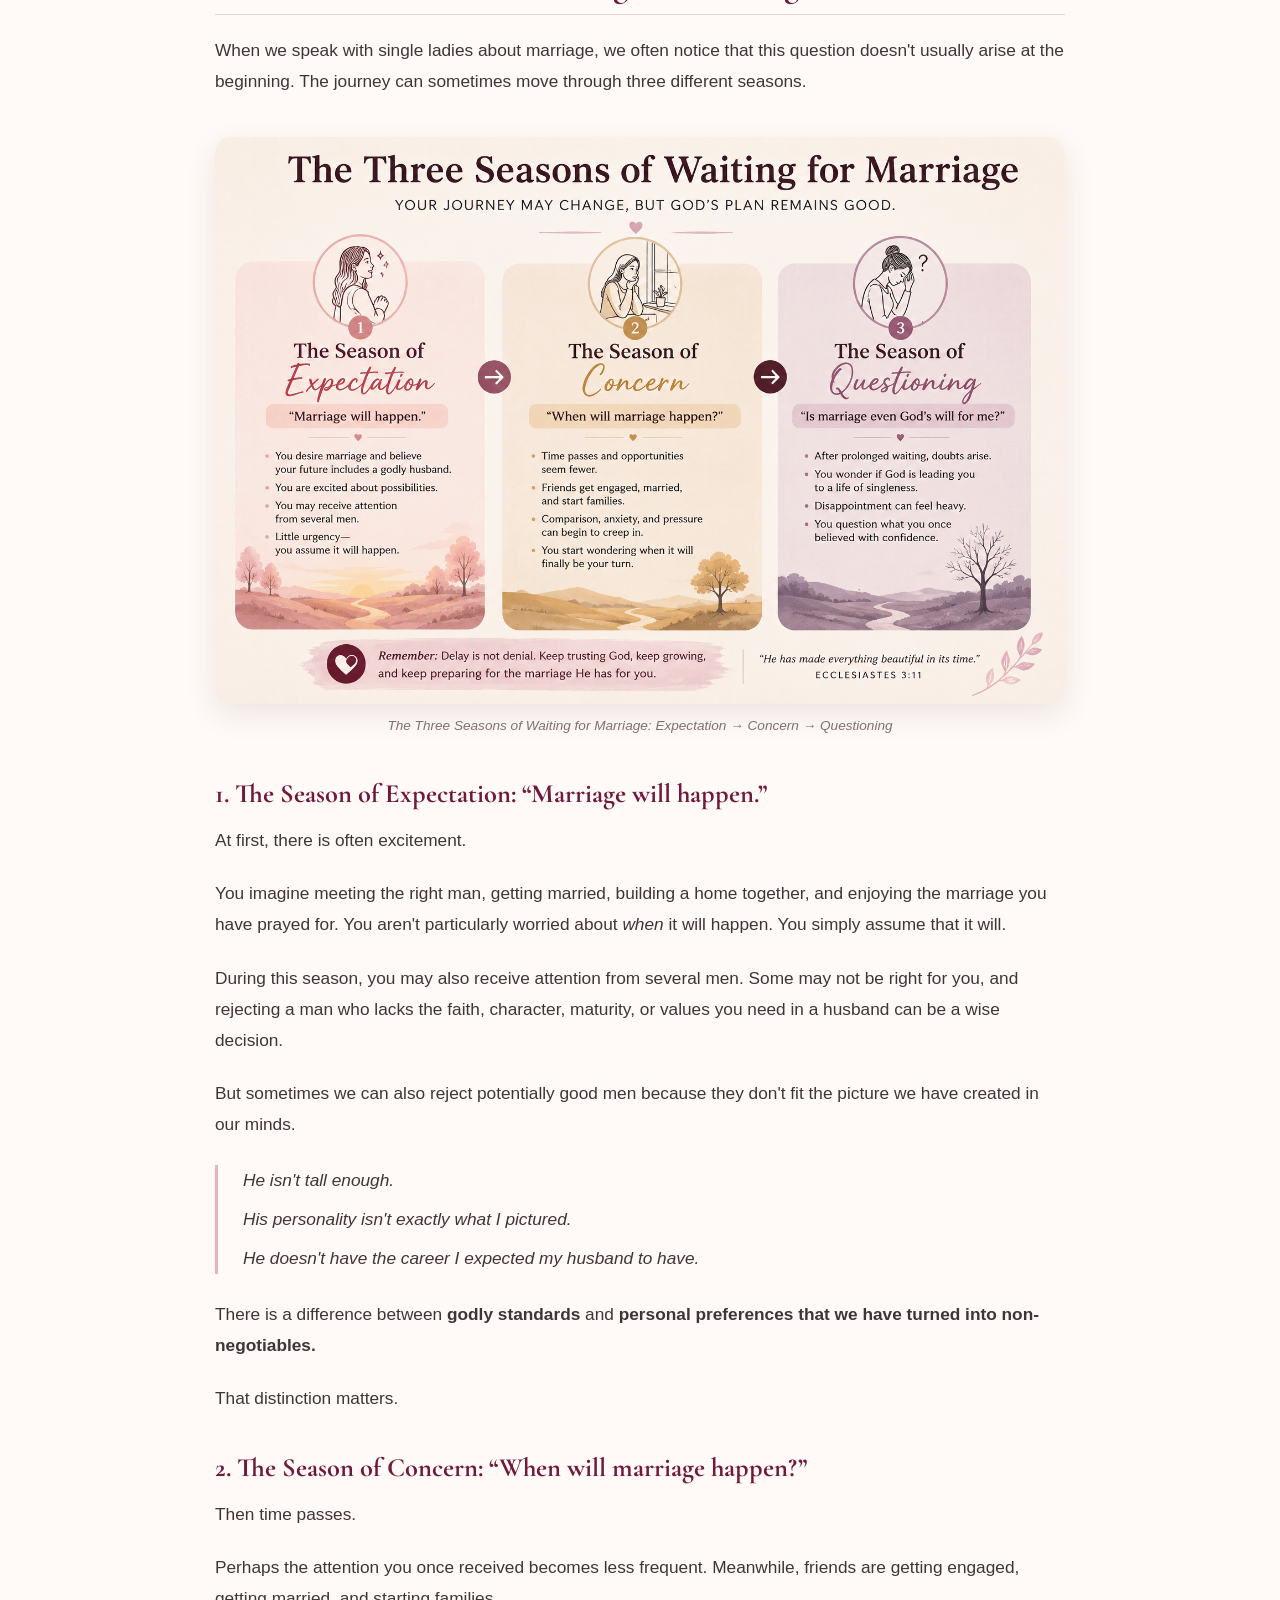
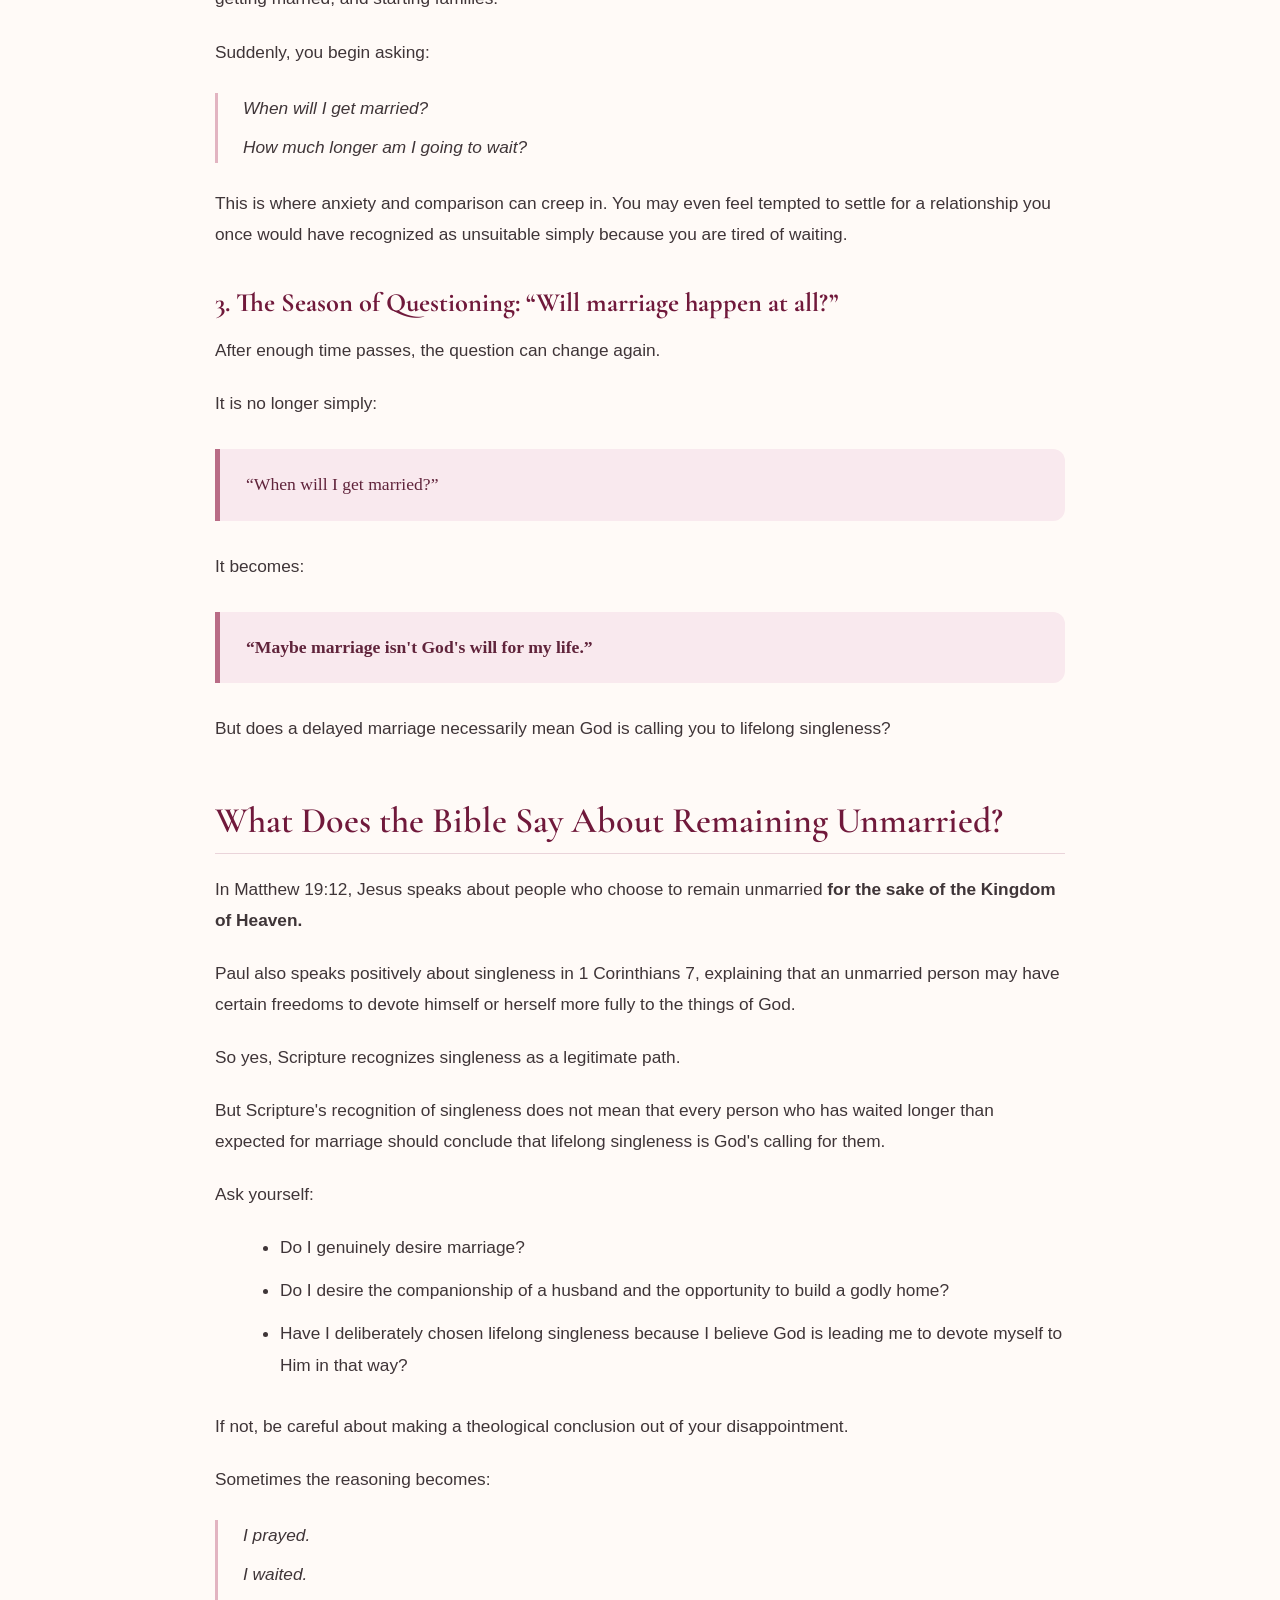
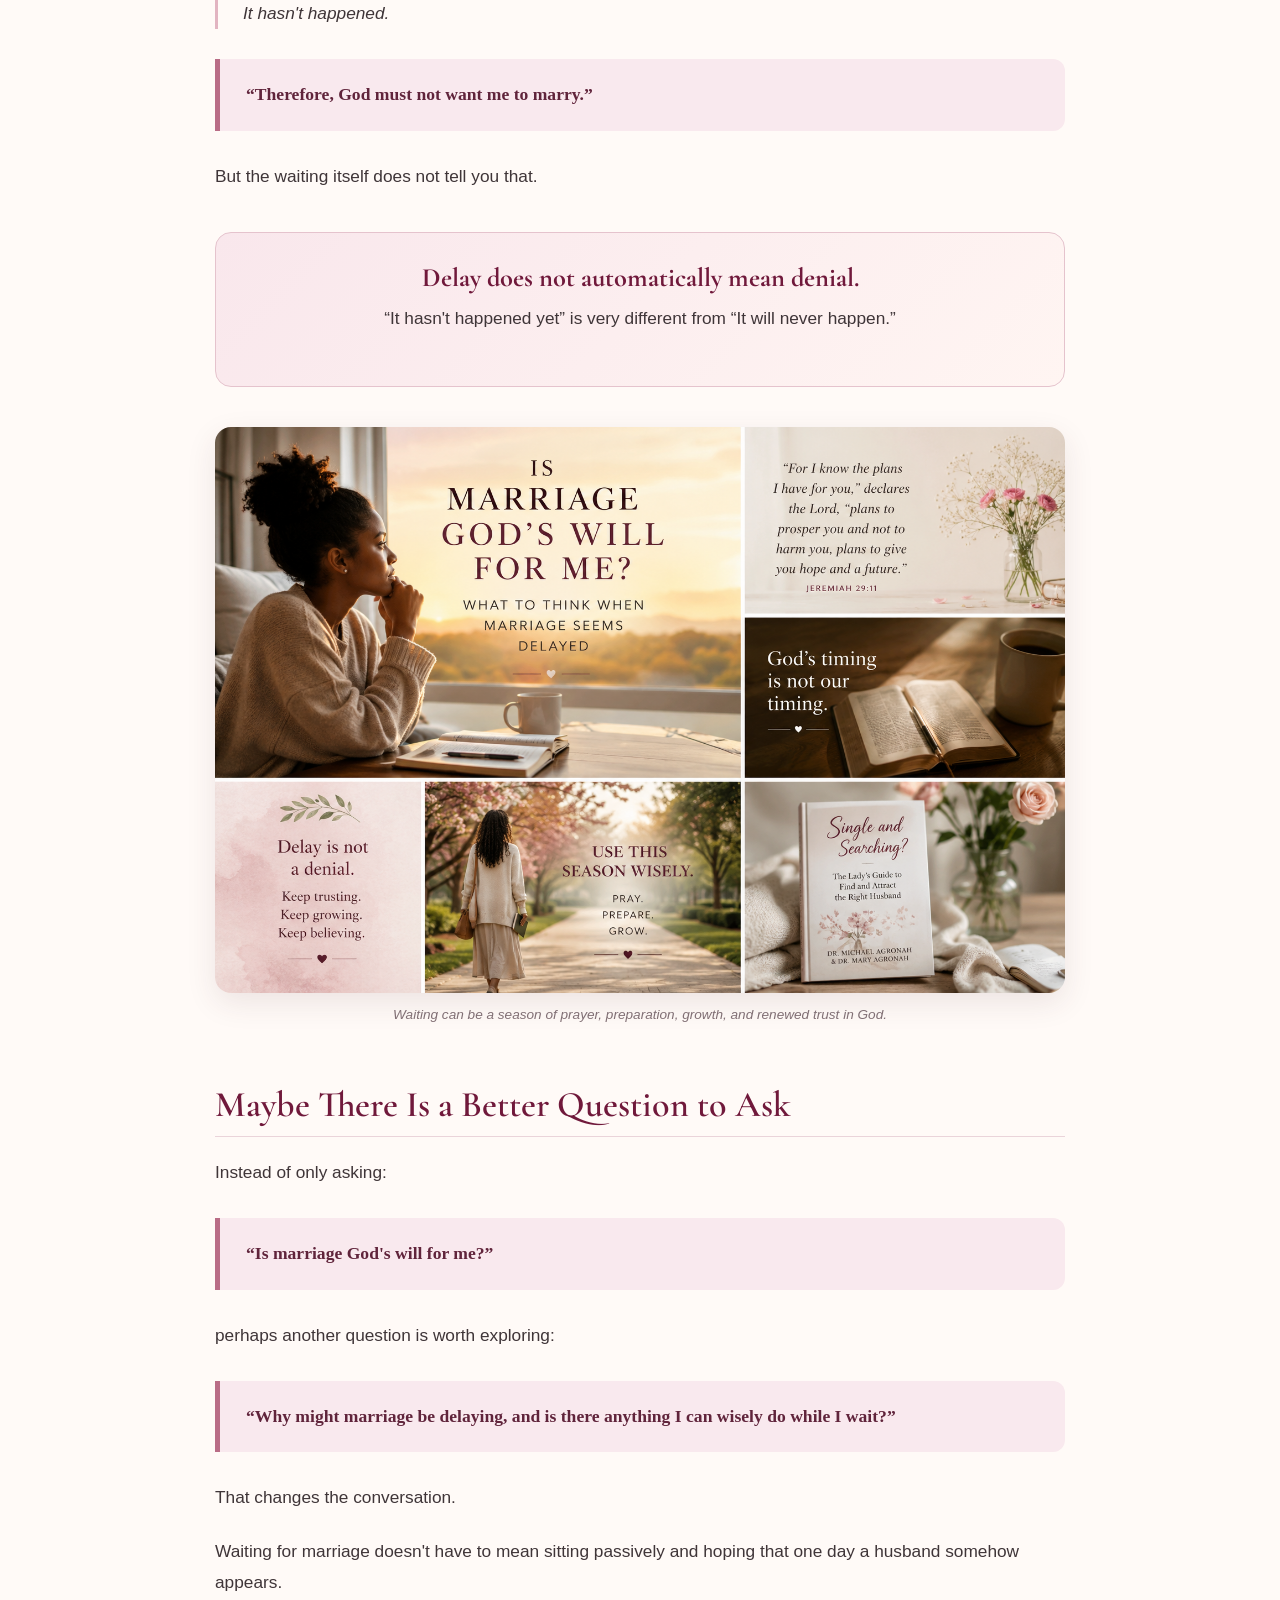
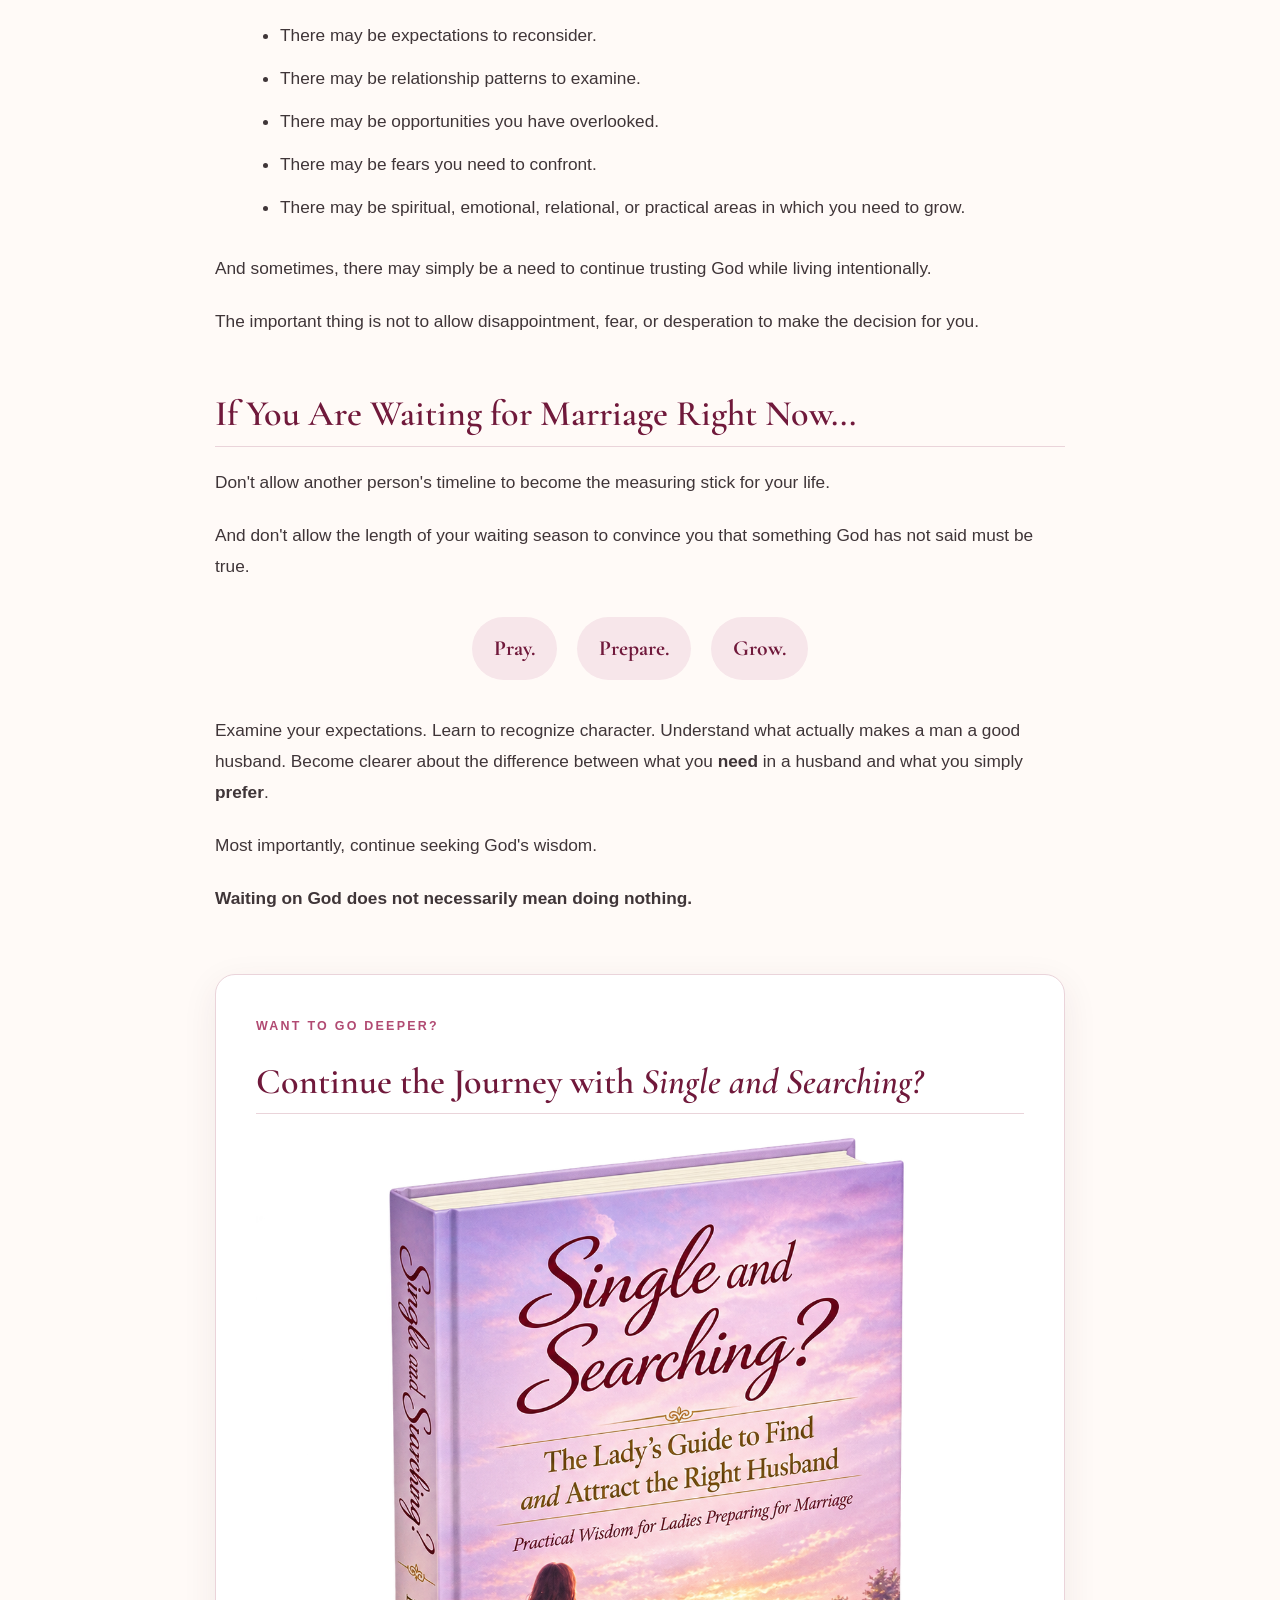
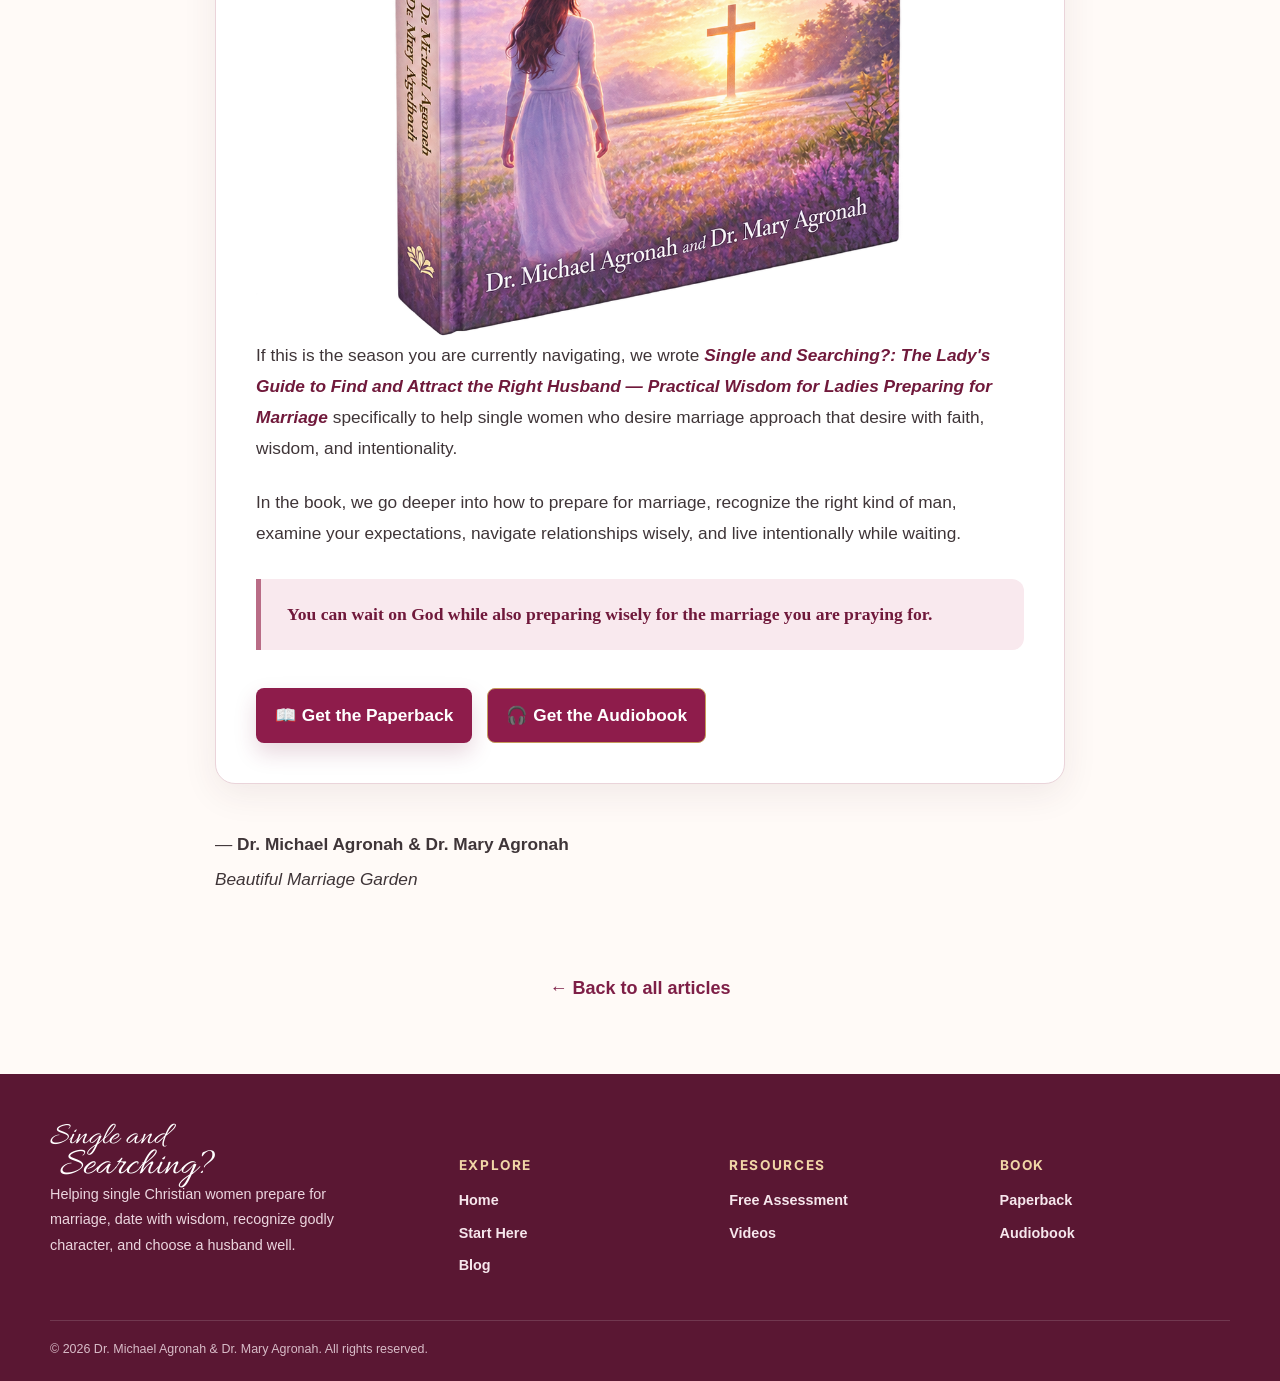
<file: blog/is-marriage-Gods-will-for-me.html>
<!DOCTYPE html>
<html lang="en">

<head>
  <meta charset="UTF-8">

  <meta name="viewport" content="width=device-width, initial-scale=1.0">

  <meta name="description"
    content="Is marriage God's will for me? Biblical and practical guidance for single Christian women wondering what delayed marriage means.">

  <title>
    Is Marriage God's Will for Me? | Single and Searching?
  </title>

  <!-- Google Fonts -->
  <link rel="preconnect" href="https://fonts.googleapis.com">
  <link rel="preconnect" href="https://fonts.gstatic.com" crossorigin>

  <link
    href="https://fonts.googleapis.com/css2?family=Allura&family=Cormorant+Garamond:wght@400;500;600;700&family=Inter:wght@400;500;600;700&display=swap"
    rel="stylesheet">

  <!-- Main website styles -->
  <link rel="stylesheet" href="../styles.css">

  <!-- Blog article styles -->
  <link rel="stylesheet" href="blog-style.css">

</head>


<body>

  <!-- =====================================
       HEADER
  ====================================== -->

  <header class="site-header">

    <div class="container nav-wrap">

      <a class="brand" href="../index.html">

        <span class="brand-script">
          Single and
        </span>

        <span class="brand-script second">
          Searching?
        </span>

      </a>


      <button class="mobile-toggle"
        aria-label="Open menu"
        aria-expanded="false">

        <span></span>
        <span></span>
        <span></span>

      </button>


      <nav class="main-nav">

        <a href="../index.html">
          Home
        </a>

        <a href="../index.html#book">
          About the Book
        </a>

        <a href="../index.html#roadmap">
          Start Here
        </a>

        <a href="../index.html#resources">
          Resources
        </a>

        <a href="index.html" class="active">
          Blog
        </a>

        <a href="../index.html#videos">
          Videos
        </a>

        <a href="../index.html#about">
          About Us
        </a>

        <a class="btn btn-primary nav-cta"
          href="../index.html#buy">
          Buy the Book
        </a>

      </nav>

    </div>

  </header>



  <!-- =====================================
       ARTICLE
  ====================================== -->

  <main>

    <article class="blog-article">

      <div class="article-container">


        <!-- ARTICLE HEADER -->

        <header class="article-header">

          <p class="eyebrow">
            FAITH & WAITING
          </p>

          <h2>
            Is Marriage God's Will for Me?
          </h2>

          <p class="article-subtitle">
            What to Think When Marriage Seems Delayed
          </p>

          <p class="article-author">
            By Dr. Michael Agronah & Dr. Mary Agronah
          </p>

        </header>



        <!-- FEATURED IMAGE -->

        <figure class="featured-image">

          <img
            src="../assets/marriage_for_me/is-marriage-gods-will-thumbnail.png"
            alt="Is Marriage God's Will for Me?">

        </figure>



        <!-- INTRODUCTION -->

        <div class="article-content">

          <p>
            <em>“What if marriage is simply not God's will for me?”</em>
          </p>

          <p>
            Maybe you have asked yourself that question.
          </p>

          <p>
            You desire marriage. You have prayed about it.
            You have tried to trust God. Perhaps you genuinely
            believed that by this stage of your life, you would
            already be married.
          </p>

          <p>
            But it hasn't happened.
          </p>

          <p>
            And after waiting for a while, a difficult thought
            begins to creep in:
          </p>


          <blockquote>
            <strong>
              “Maybe God doesn't want me to get married.”
            </strong>
          </blockquote>


          <p>
            If that thought has crossed your mind, I want us
            to talk about it—because sometimes we interpret
            <strong>delay</strong> as though it were a clear
            message from God.
          </p>

          <p>
            And the two are not necessarily the same.
          </p>



          <!-- THREE SEASONS -->

          <h2>
            The Three Seasons of Waiting for Marriage
          </h2>

          <p>
            When we speak with single ladies about marriage,
            we often notice that this question doesn't usually
            arise at the beginning. The journey can sometimes
            move through three different seasons.
          </p>


          <figure class="blog-figure">

            <img
              src="../assets/marriage_for_me/three-seasons-waiting-for-marriage.png"
              alt="The three seasons of waiting for marriage: expectation, concern and questioning">

            <figcaption>
              The Three Seasons of Waiting for Marriage:
              Expectation → Concern → Questioning
            </figcaption>

          </figure>



          <!-- SEASON 1 -->

          <h3>
            1. The Season of Expectation:
            “Marriage will happen.”
          </h3>

          <p>
            At first, there is often excitement.
          </p>

          <p>
            You imagine meeting the right man, getting married,
            building a home together, and enjoying the marriage
            you have prayed for. You aren't particularly worried
            about <em>when</em> it will happen. You simply assume
            that it will.
          </p>

          <p>
            During this season, you may also receive attention
            from several men. Some may not be right for you, and
            rejecting a man who lacks the faith, character,
            maturity, or values you need in a husband can be a
            wise decision.
          </p>

          <p>
            But sometimes we can also reject potentially good
            men because they don't fit the picture we have
            created in our minds.
          </p>


          <div class="preference-list">

            <p><em>He isn't tall enough.</em></p>

            <p>
              <em>
                His personality isn't exactly what I pictured.
              </em>
            </p>

            <p>
              <em>
                He doesn't have the career I expected my
                husband to have.
              </em>
            </p>

          </div>


          <p>
            There is a difference between
            <strong>godly standards</strong> and
            <strong>
              personal preferences that we have turned into
              non-negotiables.
            </strong>
          </p>

          <p>
            That distinction matters.
          </p>



          <!-- SEASON 2 -->

          <h3>
            2. The Season of Concern:
            “When will marriage happen?”
          </h3>

          <p>
            Then time passes.
          </p>

          <p>
            Perhaps the attention you once received becomes
            less frequent. Meanwhile, friends are getting
            engaged, getting married, and starting families.
          </p>

          <p>
            Suddenly, you begin asking:
          </p>


          <div class="preference-list">

            <p>
              <em>When will I get married?</em>
            </p>

            <p>
              <em>How much longer am I going to wait?</em>
            </p>

          </div>


          <p>
            This is where anxiety and comparison can creep in.
            You may even feel tempted to settle for a
            relationship you once would have recognized as
            unsuitable simply because you are tired of waiting.
          </p>



          <!-- SEASON 3 -->

          <h3>
            3. The Season of Questioning:
            “Will marriage happen at all?”
          </h3>

          <p>
            After enough time passes, the question can change
            again.
          </p>

          <p>
            It is no longer simply:
          </p>

          <blockquote>
            “When will I get married?”
          </blockquote>

          <p>
            It becomes:
          </p>

          <blockquote>
            <strong>
              “Maybe marriage isn't God's will for my life.”
            </strong>
          </blockquote>

          <p>
            But does a delayed marriage necessarily mean God
            is calling you to lifelong singleness?
          </p>



          <!-- BIBLE -->

          <h2>
            What Does the Bible Say About Remaining Unmarried?
          </h2>

          <p>
            In Matthew 19:12, Jesus speaks about people who
            choose to remain unmarried
            <strong>
              for the sake of the Kingdom of Heaven.
            </strong>
          </p>

          <p>
            Paul also speaks positively about singleness in
            1 Corinthians 7, explaining that an unmarried
            person may have certain freedoms to devote himself
            or herself more fully to the things of God.
          </p>

          <p>
            So yes, Scripture recognizes singleness as a
            legitimate path.
          </p>

          <p>
            But Scripture's recognition of singleness does not
            mean that every person who has waited longer than
            expected for marriage should conclude that lifelong
            singleness is God's calling for them.
          </p>

          <p>
            Ask yourself:
          </p>


          <ul class="article-list">

            <li>
              Do I genuinely desire marriage?
            </li>

            <li>
              Do I desire the companionship of a husband and
              the opportunity to build a godly home?
            </li>

            <li>
              Have I deliberately chosen lifelong singleness
              because I believe God is leading me to devote
              myself to Him in that way?
            </li>

          </ul>


          <p>
            If not, be careful about making a theological
            conclusion out of your disappointment.
          </p>

          <p>
            Sometimes the reasoning becomes:
          </p>


          <div class="preference-list">

            <p><em>I prayed.</em></p>

            <p><em>I waited.</em></p>

            <p><em>It hasn't happened.</em></p>

          </div>


          <blockquote>
            <strong>
              “Therefore, God must not want me to marry.”
            </strong>
          </blockquote>

          <p>
            But the waiting itself does not tell you that.
          </p>



          <!-- HIGHLIGHT -->

          <div class="highlight-box">

            <h3>
              Delay does not automatically mean denial.
            </h3>

            <p>
              “It hasn't happened yet” is very different
              from “It will never happen.”
            </p>

          </div>



          <!-- REFLECTION IMAGE -->

          <figure class="blog-figure">

            <img
              src="../assets/marriage_for_me/waiting-for-marriage-reflection.png"
              alt="Christian woman reflecting and praying while waiting for marriage">

            <figcaption>
              Waiting can be a season of prayer, preparation,
              growth, and renewed trust in God.
            </figcaption>

          </figure>



          <!-- BETTER QUESTION -->

          <h2>
            Maybe There Is a Better Question to Ask
          </h2>

          <p>
            Instead of only asking:
          </p>

          <blockquote>
            <strong>
              “Is marriage God's will for me?”
            </strong>
          </blockquote>

          <p>
            perhaps another question is worth exploring:
          </p>

          <blockquote>
            <strong>
              “Why might marriage be delaying, and is there
              anything I can wisely do while I wait?”
            </strong>
          </blockquote>

          <p>
            That changes the conversation.
          </p>

          <p>
            Waiting for marriage doesn't have to mean sitting
            passively and hoping that one day a husband somehow
            appears.
          </p>


          <ul class="article-list">

            <li>
              There may be expectations to reconsider.
            </li>

            <li>
              There may be relationship patterns to examine.
            </li>

            <li>
              There may be opportunities you have overlooked.
            </li>

            <li>
              There may be fears you need to confront.
            </li>

            <li>
              There may be spiritual, emotional, relational,
              or practical areas in which you need to grow.
            </li>

          </ul>


          <p>
            And sometimes, there may simply be a need to
            continue trusting God while living intentionally.
          </p>

          <p>
            The important thing is not to allow disappointment,
            fear, or desperation to make the decision for you.
          </p>



          <!-- PRACTICAL SECTION -->

          <h2>
            If You Are Waiting for Marriage Right Now...
          </h2>

          <p>
            Don't allow another person's timeline to become
            the measuring stick for your life.
          </p>

          <p>
            And don't allow the length of your waiting season
            to convince you that something God has not said
            must be true.
          </p>


          <div class="pray-prepare-grow">

            <span>Pray.</span>
            <span>Prepare.</span>
            <span>Grow.</span>

          </div>


          <p>
            Examine your expectations. Learn to recognize
            character. Understand what actually makes a man
            a good husband. Become clearer about the
            difference between what you
            <strong>need</strong> in a husband and what you
            simply <strong>prefer</strong>.
          </p>

          <p>
            Most importantly, continue seeking God's wisdom.
          </p>

          <p>
            <strong>
              Waiting on God does not necessarily mean
              doing nothing.
            </strong>
          </p>



          <!-- BOOK CTA -->

          <section class="book-cta">

            <p class="eyebrow">
              WANT TO GO DEEPER?
            </p>

            <h2>
              Continue the Journey with
              <em>Single and Searching?</em>
            </h2>

            <img
              src="../assets/book-cover.png"
              alt="Christian woman reflecting and praying while waiting for marriage">

            <p>
              If this is the season you are currently
              navigating, we wrote
              <strong>
                <em>
                  Single and Searching?: The Lady's Guide to
                  Find and Attract the Right Husband —
                  Practical Wisdom for Ladies Preparing for
                  Marriage
                </em>
              </strong>
              specifically to help single women who desire
              marriage approach that desire with faith,
              wisdom, and intentionality.
            </p>

            <p>
              In the book, we go deeper into how to prepare
              for marriage, recognize the right kind of man,
              examine your expectations, navigate
              relationships wisely, and live intentionally
              while waiting.
            </p>


            <blockquote>
              <strong>
                You can wait on God while also preparing
                wisely for the marriage you are praying for.
              </strong>
            </blockquote>


            <div class="article-book-buttons">

              <a
                class="btn btn-primary"
                href="https://www.amazon.ca/Single-Searching-Husband-Practical-Preparing/dp/B0GP1RPKG3"
                target="_blank"
                rel="noopener noreferrer">

                📖 Get the Paperback

              </a>


              <a
                class="btn btn-outline"
                href="https://payhip.com/b/bO6Gw"
                target="_blank"
                rel="noopener noreferrer">

                🎧 Get the Audiobook

              </a>

            </div>

          </section>



          <!-- AUTHORS -->

          <div class="article-signoff">

            <p>
              — <strong>
                Dr. Michael Agronah & Dr. Mary Agronah
              </strong>
            </p>

            <p>
              <em>Beautiful Marriage Garden</em>
            </p>

          </div>


        </div>

      </div>

    </article>


    <!-- BACK TO BLOG -->

    <section class="back-to-blog">

      <div class="container centered">

        <a href="index.html" class="text-link">
          ← Back to all articles
        </a>

      </div>

    </section>

  </main>



  <!-- =====================================
       FOOTER
  ====================================== -->

  <footer class="site-footer">

    <div class="container footer-grid">


      <div>

        <div class="brand footer-brand">

          <span class="brand-script">
            Single and
          </span>

          <span class="brand-script second">
            Searching?
          </span>

        </div>

        <p>
          Helping single Christian women prepare for marriage,
          date with wisdom, recognize godly character, and
          choose a husband well.
        </p>

      </div>


      <div>

        <h3>Explore</h3>

        <a href="../index.html">
          Home
        </a>

        <a href="../index.html#roadmap">
          Start Here
        </a>

        <a href="index.html">
          Blog
        </a>

      </div>


      <div>

        <h3>Resources</h3>

        <a href="../index.html#resources">
          Free Assessment
        </a>

        <a href="../index.html#videos">
          Videos
        </a>

      </div>


      <div>

        <h3>Book</h3>

        <a
          href="https://www.amazon.ca/Single-Searching-Husband-Practical-Preparing/dp/B0GP1RPKG3"
          target="_blank"
          rel="noopener noreferrer">
          Paperback
        </a>

        <a
          href="https://payhip.com/b/bO6Gw"
          target="_blank"
          rel="noopener noreferrer">
          Audiobook
        </a>

      </div>


    </div>


    <div class="container copyright">

      © <span id="year"></span>
      Dr. Michael Agronah & Dr. Mary Agronah.
      All rights reserved.

    </div>

  </footer>


  <script src="../script.js"></script>

</body>

</html>
</file>
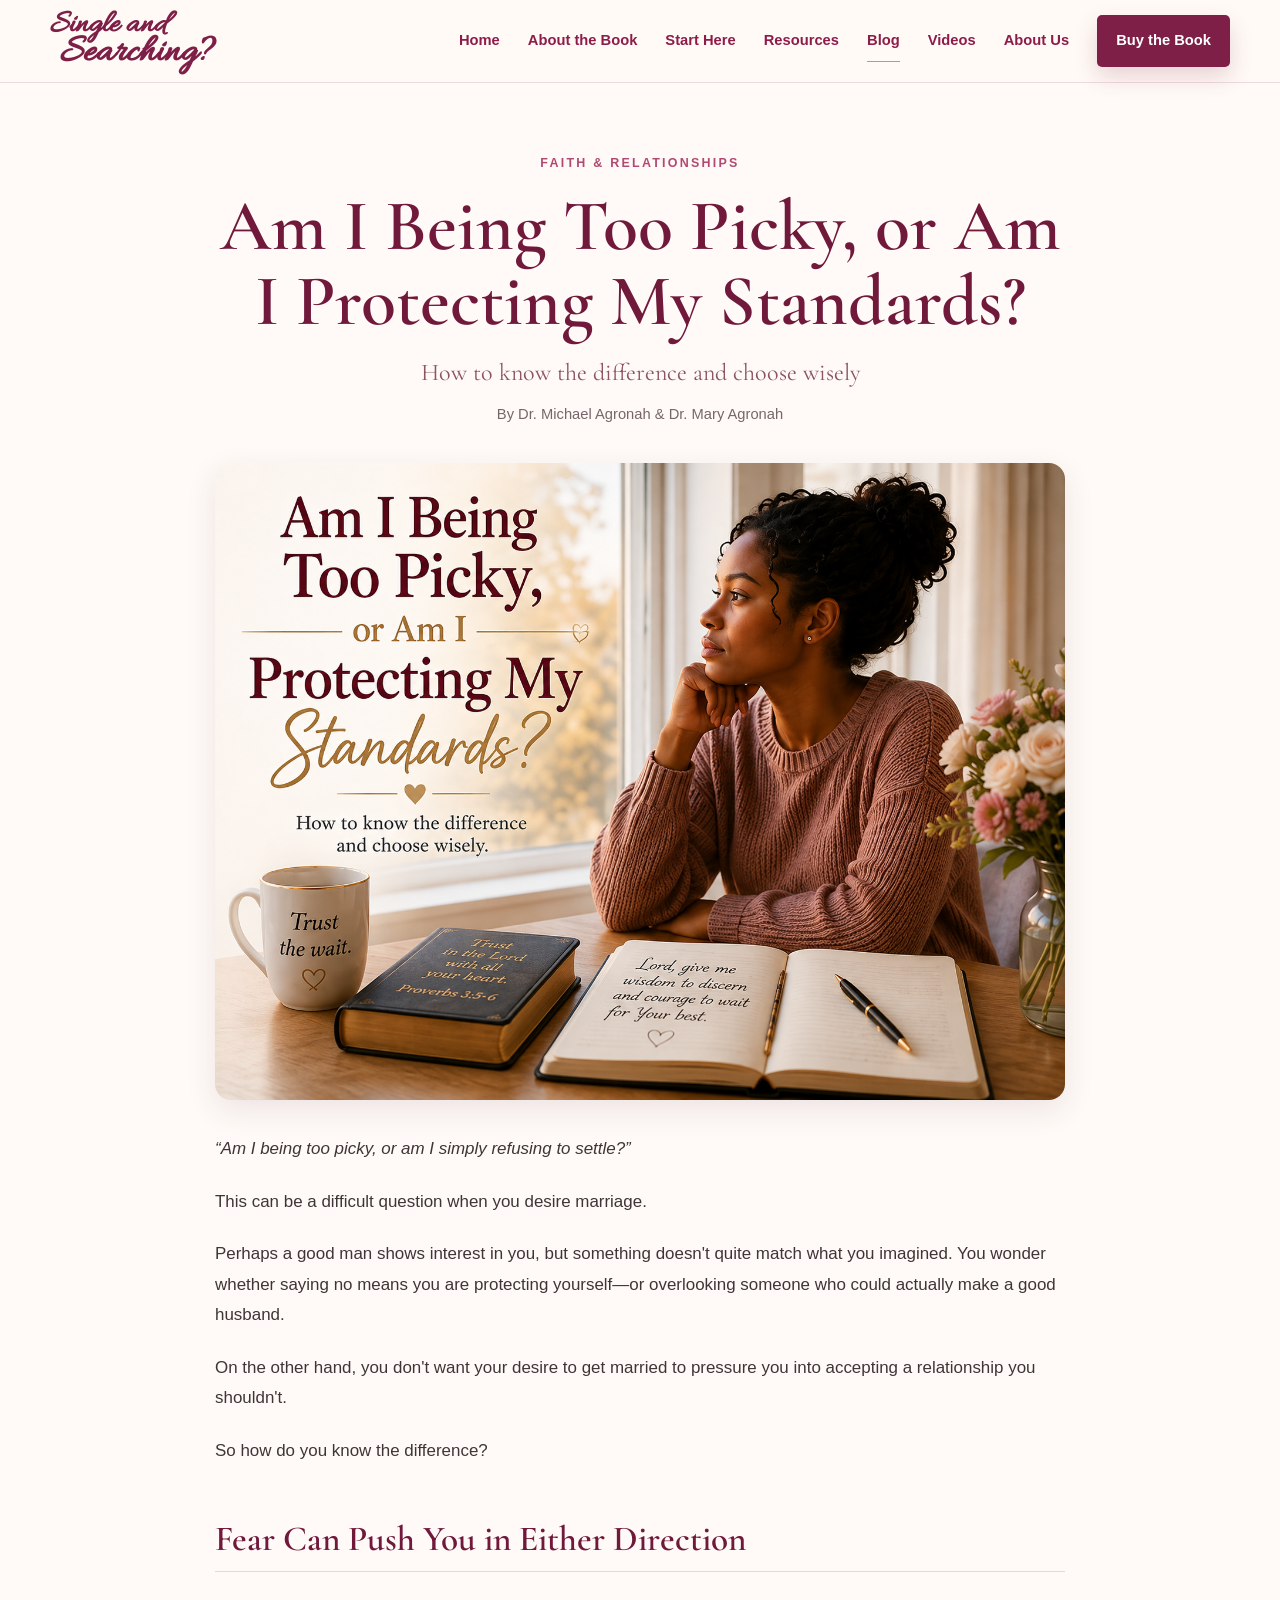
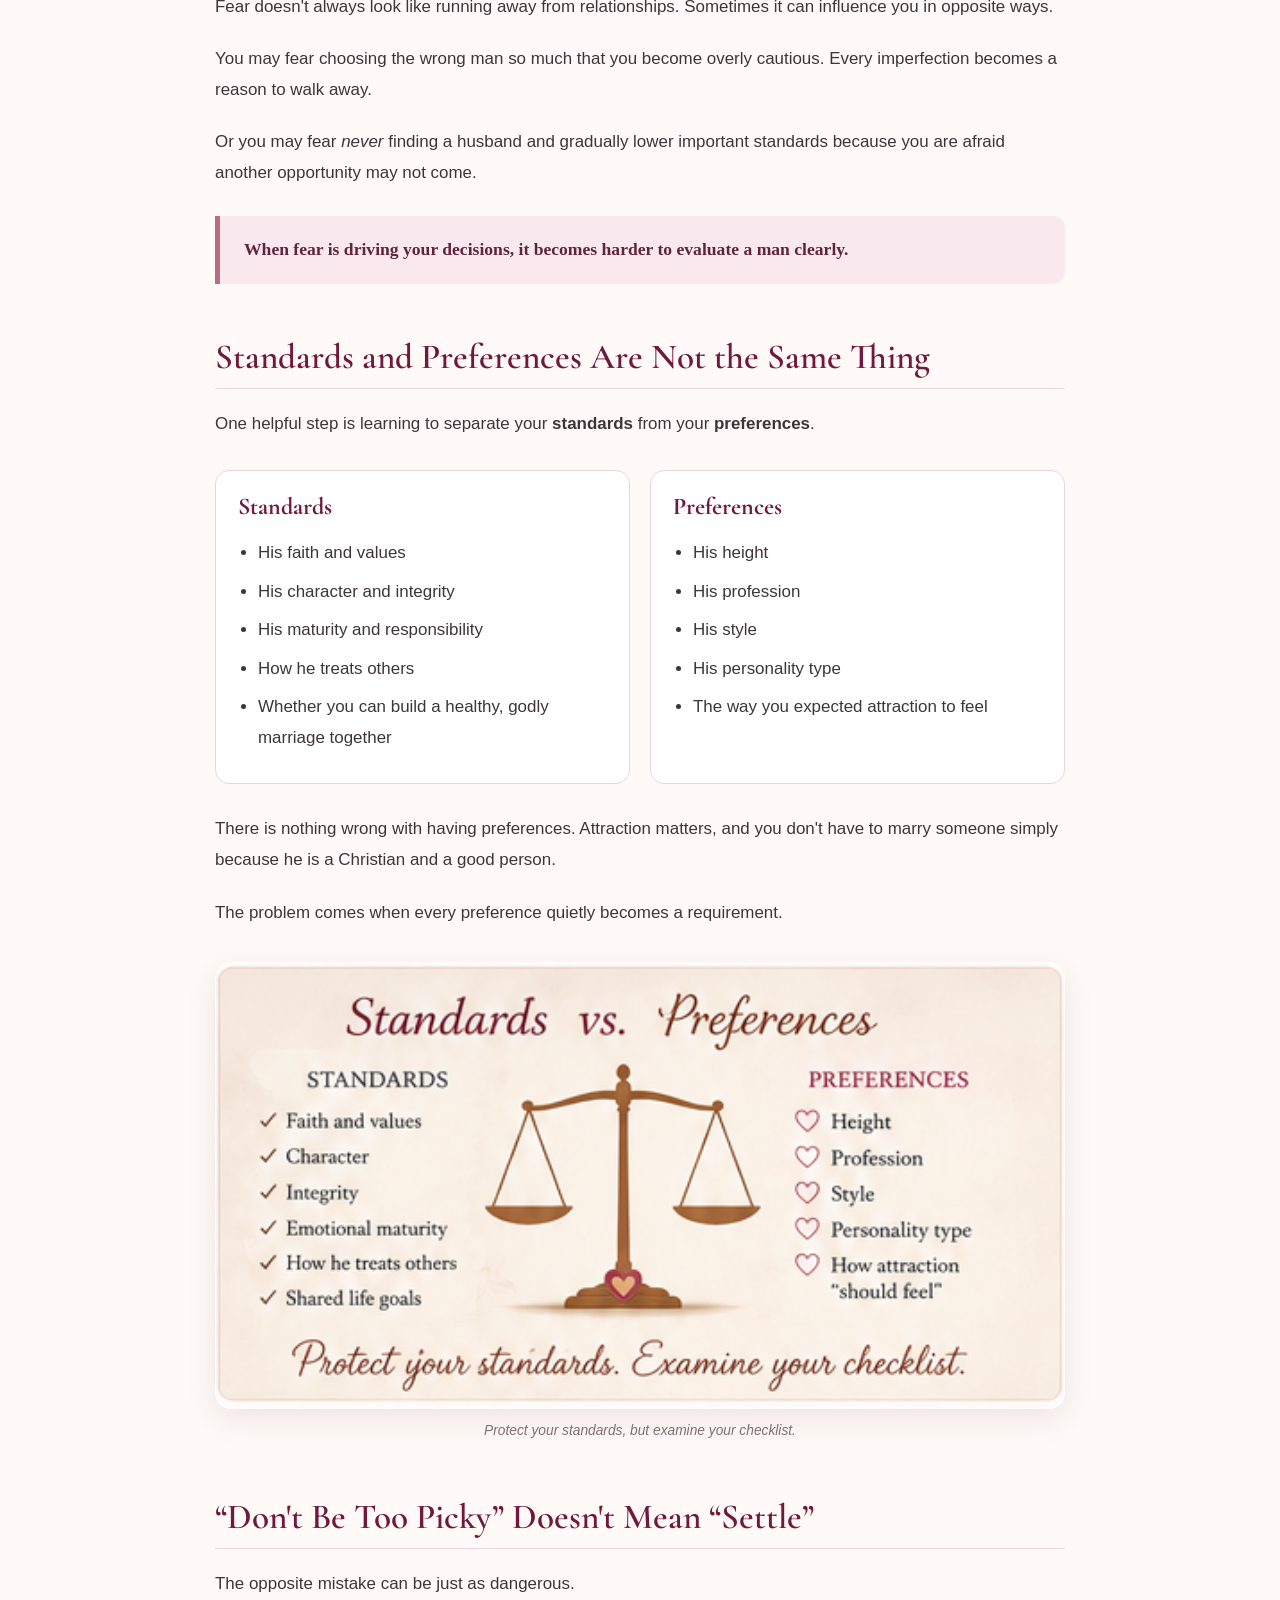
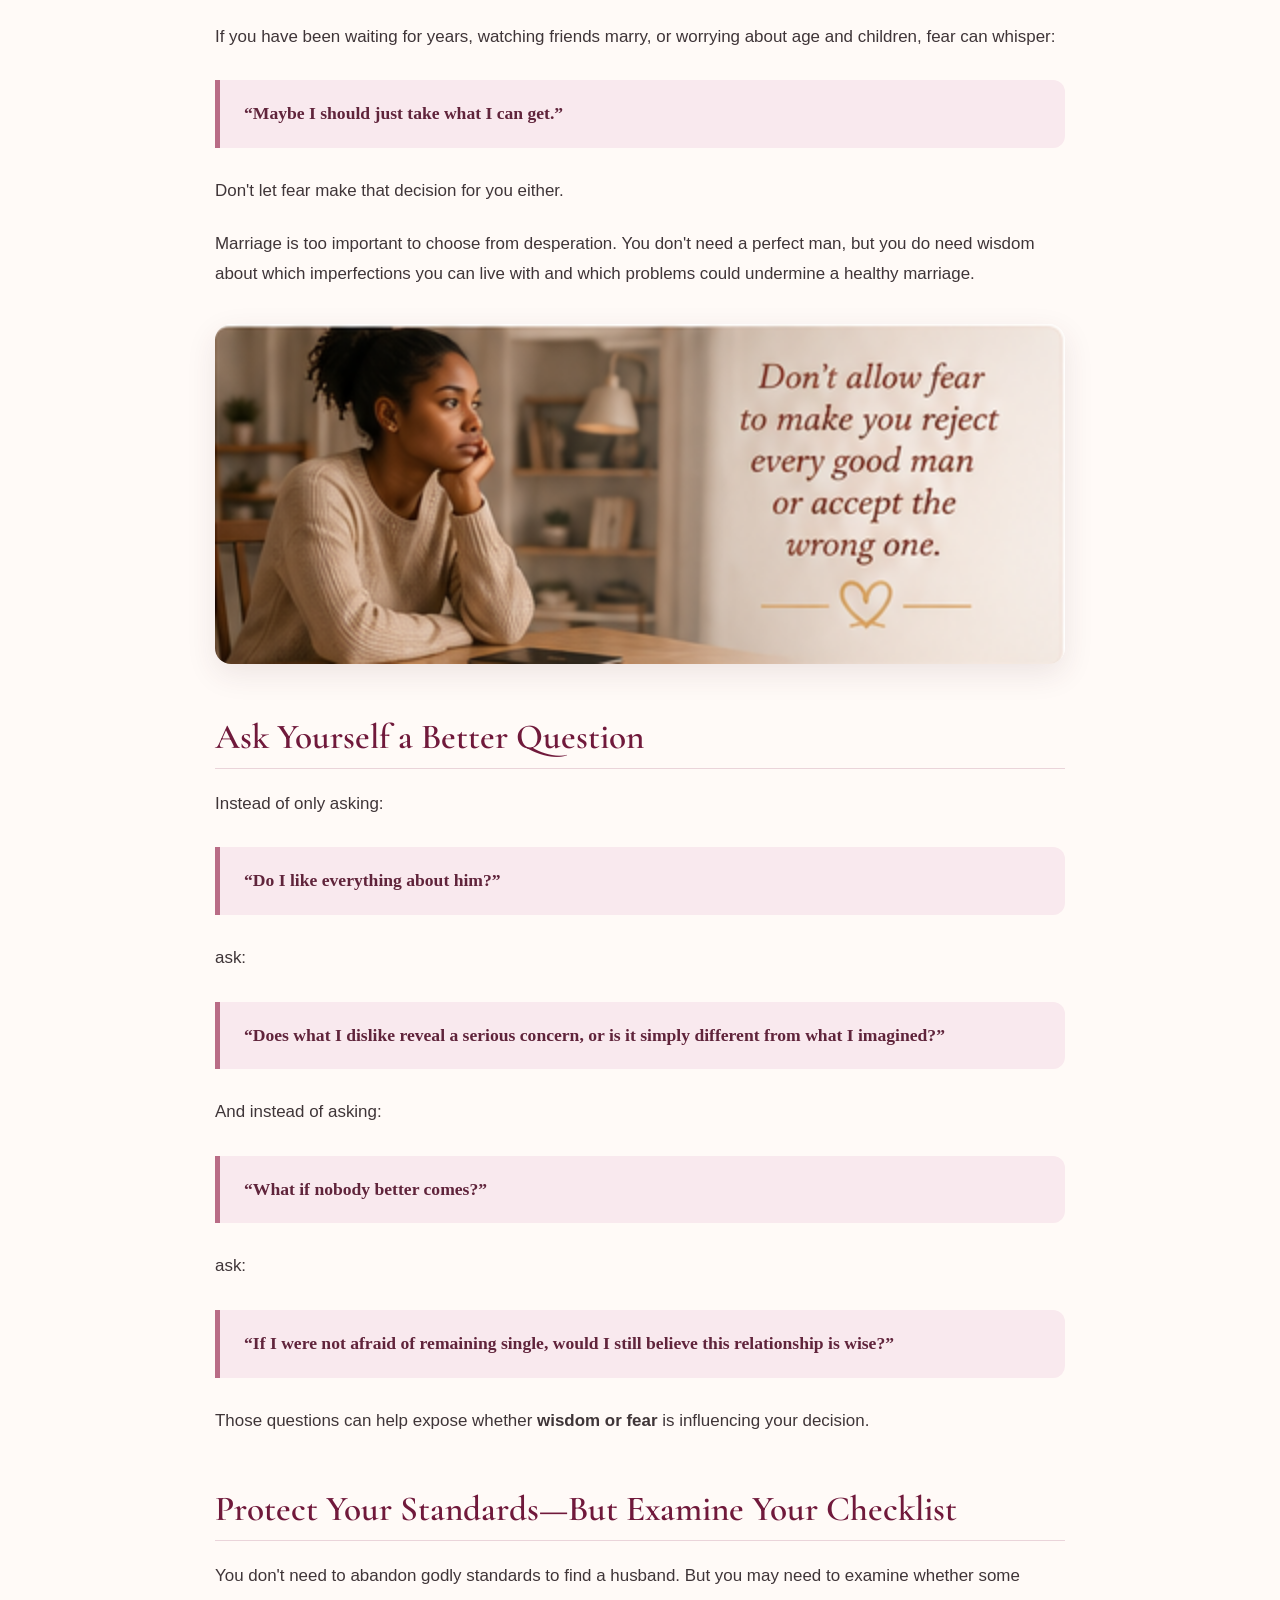
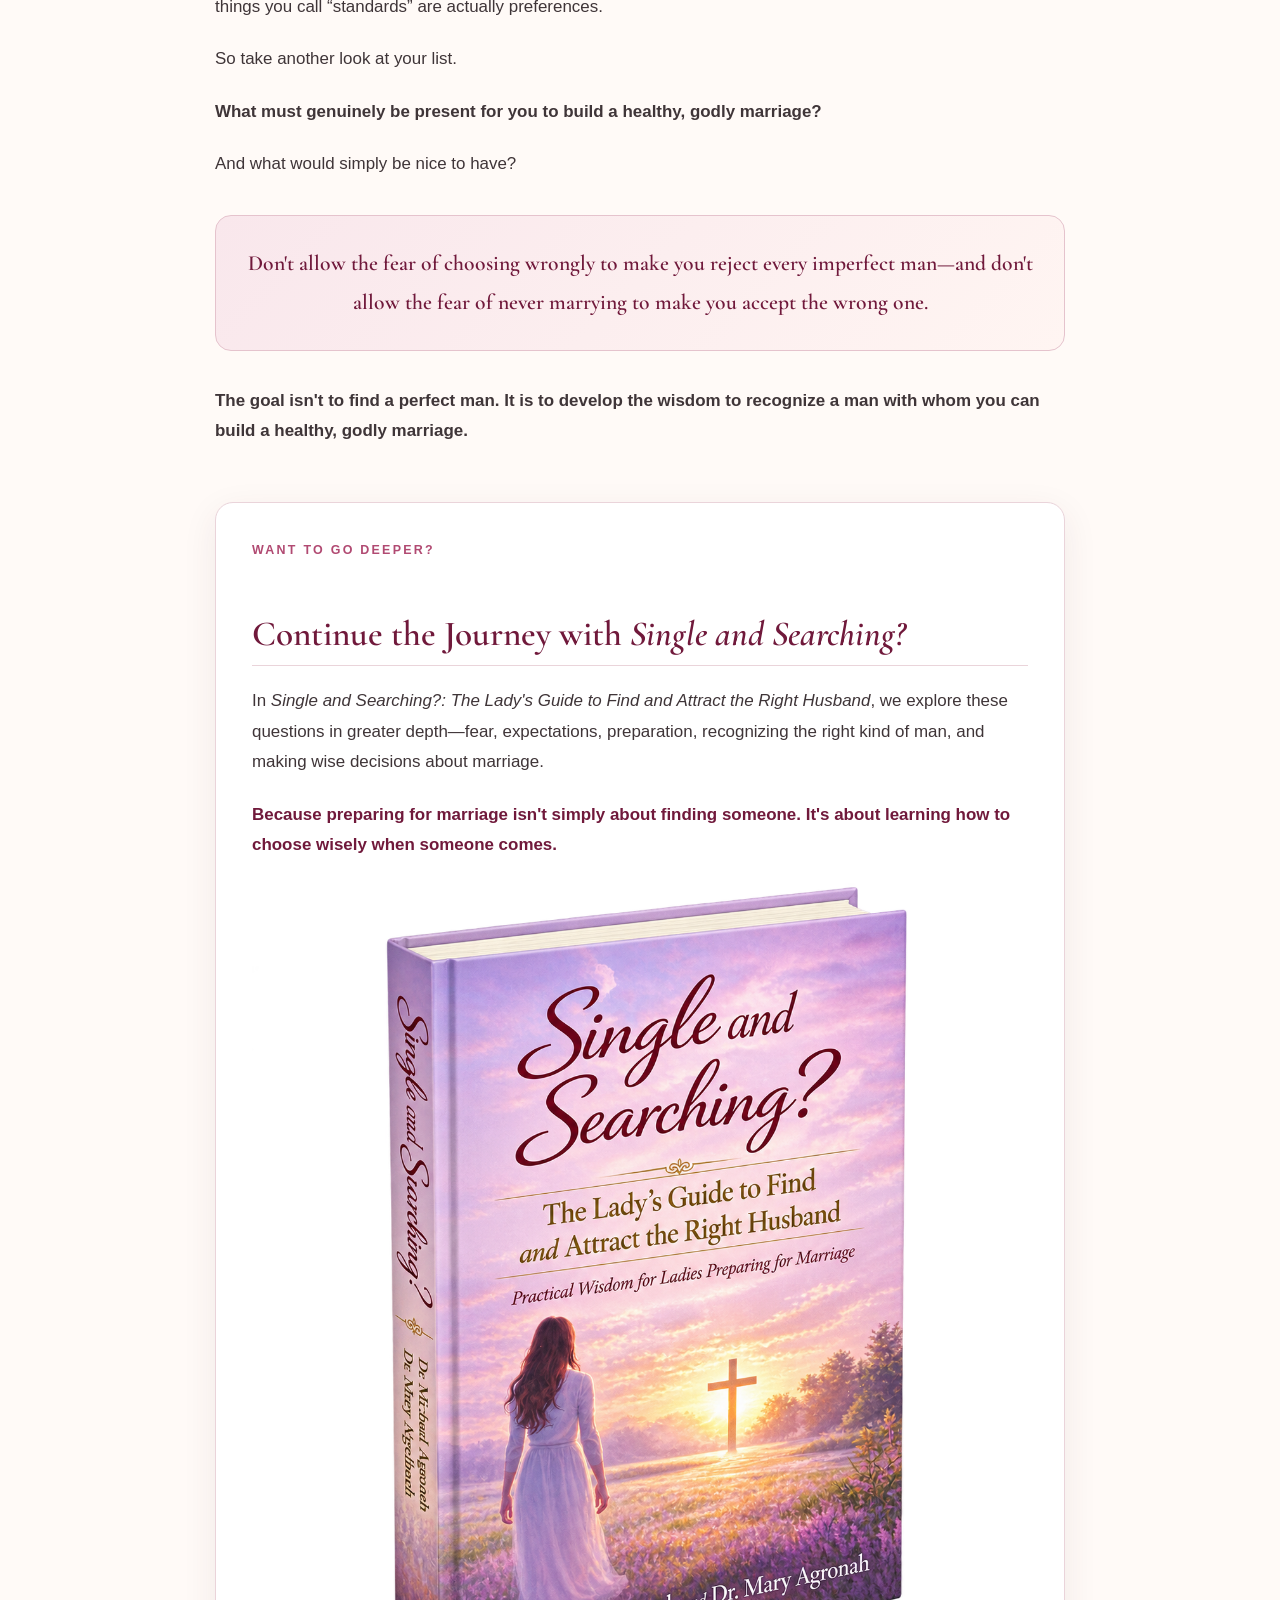
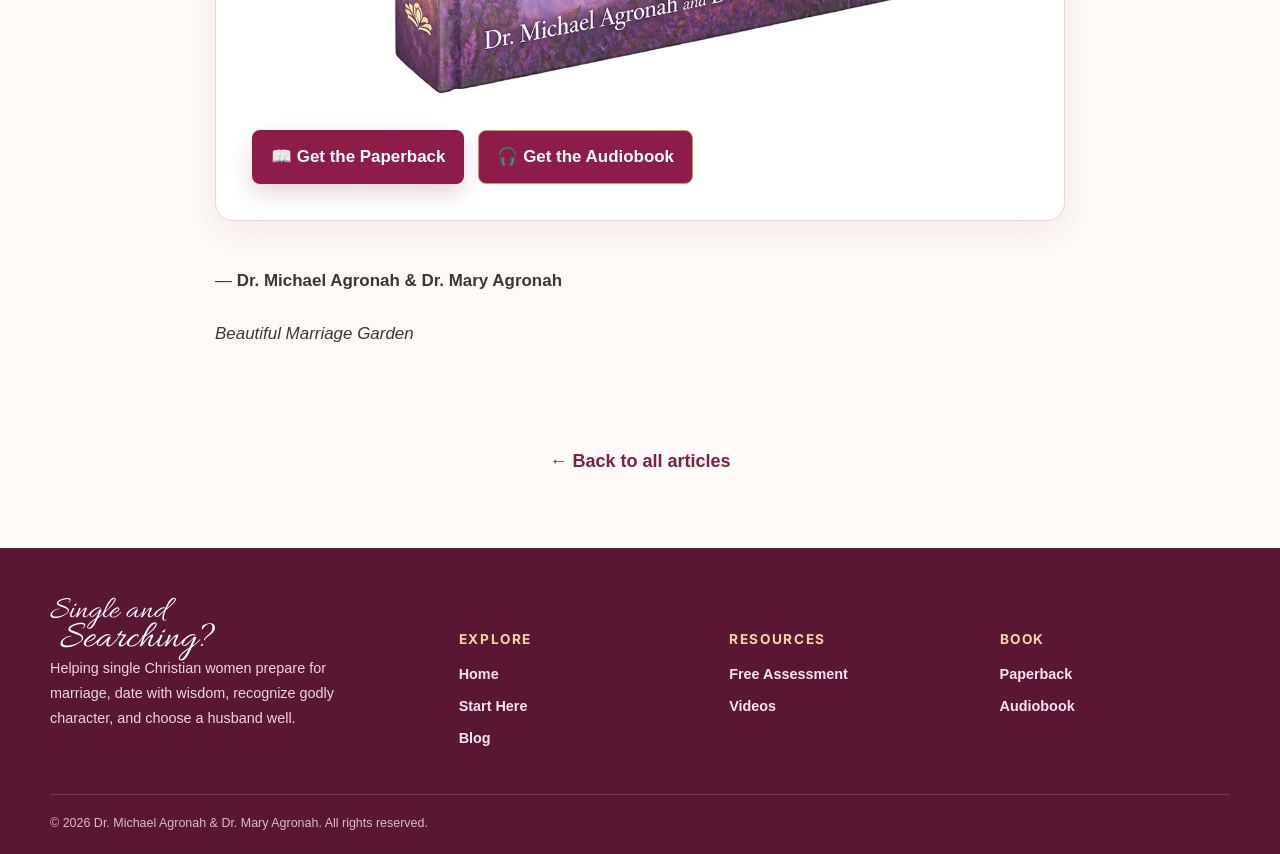
<file: blog/too-picky-about-marriage.html>
<!DOCTYPE html>
<html lang="en">
<head>
  <meta charset="UTF-8">
  <meta name="viewport" content="width=device-width, initial-scale=1.0">
  <meta name="description" content="Am I being too picky, or am I protecting my standards? Biblical and practical guidance for single Christian women learning to distinguish godly standards from personal preferences.">
  <title>Am I Being Too Picky, or Am I Protecting My Standards? | Single and Searching?</title>

  <link rel="preconnect" href="https://fonts.googleapis.com">
  <link rel="preconnect" href="https://fonts.gstatic.com" crossorigin>
  <link href="https://fonts.googleapis.com/css2?family=Allura&family=Cormorant+Garamond:wght@400;500;600;700&family=Inter:wght@400;500;600;700&display=swap" rel="stylesheet">

  <link rel="stylesheet" href="../styles.css">

    <!-- Blog article styles -->
  <link rel="stylesheet" href="blog-style.css">

  <style>
    .blog-article {
      padding: 70px 0 50px;
      background: #fffaf7;
    }

    .article-container {
      width: min(100% - 40px, 850px);
      margin: 0 auto;
    }

    .article-header {
      text-align: center;
      margin-bottom: 35px;
    }

    .article-header h1 {
      font-family: "Cormorant Garamond", Georgia, serif;
      font-size: clamp(2.7rem, 6vw, 4.5rem);
      line-height: 1.05;
      color: #70193b;
      margin: 12px 0;
    }

    .article-subtitle {
      font-family: "Cormorant Garamond", Georgia, serif;
      font-size: 1.5rem;
      color: #8b5364;
      margin-bottom: 8px;
    }

    .article-author {
      color: #76666b;
      font-size: .92rem;
    }

    .article-content {
      font-size: 1.06rem;
      line-height: 1.8;
    }

    .article-content h2 {
      margin-top: 52px;
      font-family: "Cormorant Garamond", Georgia, serif;
      font-size: 2.2rem;
      color: #70193b;
    }

    .article-content p {
      margin-bottom: 22px;
    }

    .article-content blockquote {
      margin: 28px 0;
      padding: 18px 24px;
      background: #f9e9ee;
      border-left: 5px solid #b96c86;
      border-radius: 0 12px 12px 0;
      color: #60243b;
    }

    .article-figure {
      margin: 34px 0;
      text-align: center;
    }

    .article-figure img {
      width: 100%;
      height: auto;
      border-radius: 16px;
      box-shadow: 0 10px 30px rgba(80,35,50,.10);
    }

    .article-figure figcaption {
      margin-top: 10px;
      font-size: .86rem;
      font-style: italic;
      color: #806f74;
    }

    .comparison-box {
      display: grid;
      grid-template-columns: 1fr 1fr;
      gap: 20px;
      margin: 30px 0;
    }

    .comparison-card {
      background: #fff;
      border: 1px solid #ead4da;
      border-radius: 14px;
      padding: 22px;
    }

    .comparison-card h3 {
      margin-top: 0;
      color: #70193b;
      font-family: "Cormorant Garamond", Georgia, serif;
      font-size: 1.5rem;
    }

    .comparison-card ul {
      padding-left: 20px;
      margin-bottom: 0;
    }

    .comparison-card li {
      margin-bottom: 8px;
    }

    .highlight-box {
      background: linear-gradient(135deg, #f9e7ec, #fff5f2);
      border: 1px solid #e5c3cd;
      border-radius: 16px;
      padding: 28px;
      margin: 35px 0;
      text-align: center;
      color: #70193b;
      font-family: "Cormorant Garamond", Georgia, serif;
      font-size: 1.35rem;
      font-weight: 600;
    }

    .book-cta {
      margin-top: 55px;
      padding: 36px;
      background: #fff;
      border: 1px solid #ead4da;
      border-radius: 18px;
      box-shadow: 0 10px 35px rgba(80,35,50,.08);
    }

    .article-book-buttons {
      display: flex;
      gap: 14px;
      flex-wrap: wrap;
      margin-top: 24px;
    }

    .article-signoff {
      margin-top: 42px;
    }

    .back-to-blog {
      padding: 25px 0 70px;
      background: #fffaf7;
    }

    @media (max-width: 600px) {
      .article-container {
        width: min(100% - 28px, 850px);
      }

      .article-content {
        font-size: 1rem;
      }

      .comparison-box {
        grid-template-columns: 1fr;
      }

      .article-book-buttons {
        flex-direction: column;
      }

      .article-book-buttons .btn {
        width: 100%;
      }
    }
  </style>
</head>

<body>

  <header class="site-header">
    <div class="container nav-wrap">
      <a class="brand" href="../index.html">
        <span class="brand-script">Single and</span>
        <span class="brand-script second">Searching?</span>
      </a>

      <button class="mobile-toggle" aria-label="Open menu" aria-expanded="false">
        <span></span><span></span><span></span>
      </button>

      <nav class="main-nav">
        <a href="../index.html">Home</a>
        <a href="../index.html#book">About the Book</a>
        <a href="../index.html#roadmap">Start Here</a>
        <a href="../index.html#resources">Resources</a>
        <a href="index.html" class="active">Blog</a>
        <a href="../index.html#videos">Videos</a>
        <a href="../index.html#about">About Us</a>
        <a class="btn btn-primary nav-cta" href="../index.html#buy">Buy the Book</a>
      </nav>
    </div>
  </header>

  <main>
    <article class="blog-article">
      <div class="article-container">

        <header class="article-header">
          <p class="eyebrow">FAITH & RELATIONSHIPS</p>
          <h1>Am I Being Too Picky, or Am I Protecting My Standards?</h1>
          <p class="article-subtitle">How to know the difference and choose wisely</p>
          <p class="article-author">By Dr. Michael Agronah & Dr. Mary Agronah</p>
        </header>

        <figure class="article-figure">
          <img src="../assets/picky_image/am-i-too-picky-hero.png" alt="Christian woman reflecting on standards, preferences and wise relationship choices">
        </figure>

        <div class="article-content">

          <p><em>“Am I being too picky, or am I simply refusing to settle?”</em></p>

          <p>This can be a difficult question when you desire marriage.</p>

          <p>Perhaps a good man shows interest in you, but something doesn't quite match what you imagined. You wonder whether saying no means you are protecting yourself—or overlooking someone who could actually make a good husband.</p>

          <p>On the other hand, you don't want your desire to get married to pressure you into accepting a relationship you shouldn't.</p>

          <p>So how do you know the difference?</p>

          <h2>Fear Can Push You in Either Direction</h2>

          <p>Fear doesn't always look like running away from relationships. Sometimes it can influence you in opposite ways.</p>

          <p>You may fear choosing the wrong man so much that you become overly cautious. Every imperfection becomes a reason to walk away.</p>

          <p>Or you may fear <em>never</em> finding a husband and gradually lower important standards because you are afraid another opportunity may not come.</p>

          <blockquote>
            <strong>When fear is driving your decisions, it becomes harder to evaluate a man clearly.</strong>
          </blockquote>

          <h2>Standards and Preferences Are Not the Same Thing</h2>

          <p>One helpful step is learning to separate your <strong>standards</strong> from your <strong>preferences</strong>.</p>

          <div class="comparison-box">
            <div class="comparison-card">
              <h3>Standards</h3>
              <ul>
                <li>His faith and values</li>
                <li>His character and integrity</li>
                <li>His maturity and responsibility</li>
                <li>How he treats others</li>
                <li>Whether you can build a healthy, godly marriage together</li>
              </ul>
            </div>

            <div class="comparison-card">
              <h3>Preferences</h3>
              <ul>
                <li>His height</li>
                <li>His profession</li>
                <li>His style</li>
                <li>His personality type</li>
                <li>The way you expected attraction to feel</li>
              </ul>
            </div>
          </div>

          <p>There is nothing wrong with having preferences. Attraction matters, and you don't have to marry someone simply because he is a Christian and a good person.</p>

          <p>The problem comes when every preference quietly becomes a requirement.</p>

          <figure class="article-figure">
            <img src="../assets/picky_image/standards-vs-preferences.png" alt="Standards versus preferences in choosing a husband">
            <figcaption>Protect your standards, but examine your checklist.</figcaption>
          </figure>

          <h2>“Don't Be Too Picky” Doesn't Mean “Settle”</h2>

          <p>The opposite mistake can be just as dangerous.</p>

          <p>If you have been waiting for years, watching friends marry, or worrying about age and children, fear can whisper:</p>

          <blockquote><strong>“Maybe I should just take what I can get.”</strong></blockquote>

          <p>Don't let fear make that decision for you either.</p>

          <p>Marriage is too important to choose from desperation. You don't need a perfect man, but you do need wisdom about which imperfections you can live with and which problems could undermine a healthy marriage.</p>

          <figure class="article-figure">
            <img src="../assets/picky_image/fear-and-wisdom-reflection.png" alt="Woman reflecting on fear, wisdom and relationship decisions">
          </figure>

          <h2>Ask Yourself a Better Question</h2>

          <p>Instead of only asking:</p>

          <blockquote><strong>“Do I like everything about him?”</strong></blockquote>

          <p>ask:</p>

          <blockquote><strong>“Does what I dislike reveal a serious concern, or is it simply different from what I imagined?”</strong></blockquote>

          <p>And instead of asking:</p>

          <blockquote><strong>“What if nobody better comes?”</strong></blockquote>

          <p>ask:</p>

          <blockquote><strong>“If I were not afraid of remaining single, would I still believe this relationship is wise?”</strong></blockquote>

          <p>Those questions can help expose whether <strong>wisdom or fear</strong> is influencing your decision.</p>

          <h2>Protect Your Standards—But Examine Your Checklist</h2>

          <p>You don't need to abandon godly standards to find a husband. But you may need to examine whether some things you call “standards” are actually preferences.</p>

          <p>So take another look at your list.</p>

          <p><strong>What must genuinely be present for you to build a healthy, godly marriage?</strong></p>

          <p>And what would simply be nice to have?</p>

          <div class="highlight-box">
            Don't allow the fear of choosing wrongly to make you reject every imperfect man—and don't allow the fear of never marrying to make you accept the wrong one.
          </div>

          <p><strong>The goal isn't to find a perfect man. It is to develop the wisdom to recognize a man with whom you can build a healthy, godly marriage.</strong></p>

          <section class="book-cta">
            <p class="eyebrow">WANT TO GO DEEPER?</p>
            <h2>Continue the Journey with <em>Single and Searching?</em></h2>

            <p>In <em>Single and Searching?: The Lady's Guide to Find and Attract the Right Husband</em>, we explore these questions in greater depth—fear, expectations, preparation, recognizing the right kind of man, and making wise decisions about marriage.</p>

            <p><strong>Because preparing for marriage isn't simply about finding someone. It's about learning how to choose wisely when someone comes.</strong></p>
               <img
              src="../assets/book-cover.png"
              alt="Christian woman reflecting and praying while waiting for marriage">

            <div class="article-book-buttons">
              <a class="btn btn-primary"
                 href="https://www.amazon.ca/Single-Searching-Husband-Practical-Preparing/dp/B0GP1RPKG3"
                 target="_blank"
                 rel="noopener noreferrer">
                📖 Get the Paperback
              </a>

              <a class="btn btn-outline"
                 href="https://payhip.com/b/bO6Gw"
                 target="_blank"
                 rel="noopener noreferrer">
                🎧 Get the Audiobook
              </a>
            </div>
          </section>

          <div class="article-signoff">
            <p>— <strong>Dr. Michael Agronah & Dr. Mary Agronah</strong></p>
            <p><em>Beautiful Marriage Garden</em></p>
          </div>

        </div>
      </div>
    </article>

    <section class="back-to-blog">
      <div class="container centered">
        <a href="index.html" class="text-link">← Back to all articles</a>
      </div>
    </section>
  </main>

  <footer class="site-footer">
    <div class="container footer-grid">
      <div>
        <div class="brand footer-brand">
          <span class="brand-script">Single and</span>
          <span class="brand-script second">Searching?</span>
        </div>
        <p>Helping single Christian women prepare for marriage, date with wisdom, recognize godly character, and choose a husband well.</p>
      </div>

      <div>
        <h3>Explore</h3>
        <a href="../index.html">Home</a>
        <a href="../index.html#roadmap">Start Here</a>
        <a href="index.html">Blog</a>
      </div>

      <div>
        <h3>Resources</h3>
        <a href="../index.html#resources">Free Assessment</a>
        <a href="../index.html#videos">Videos</a>
      </div>

      <div>
        <h3>Book</h3>
        <a href="https://www.amazon.ca/Single-Searching-Husband-Practical-Preparing/dp/B0GP1RPKG3" target="_blank" rel="noopener noreferrer">Paperback</a>
        <a href="https://payhip.com/b/bO6Gw" target="_blank" rel="noopener noreferrer">Audiobook</a>
      </div>
    </div>

    <div class="container copyright">
      © <span id="year"></span> Dr. Michael Agronah & Dr. Mary Agronah. All rights reserved.
    </div>
  </footer>

  <script src="../script.js"></script>
</body>
</html>
</file>
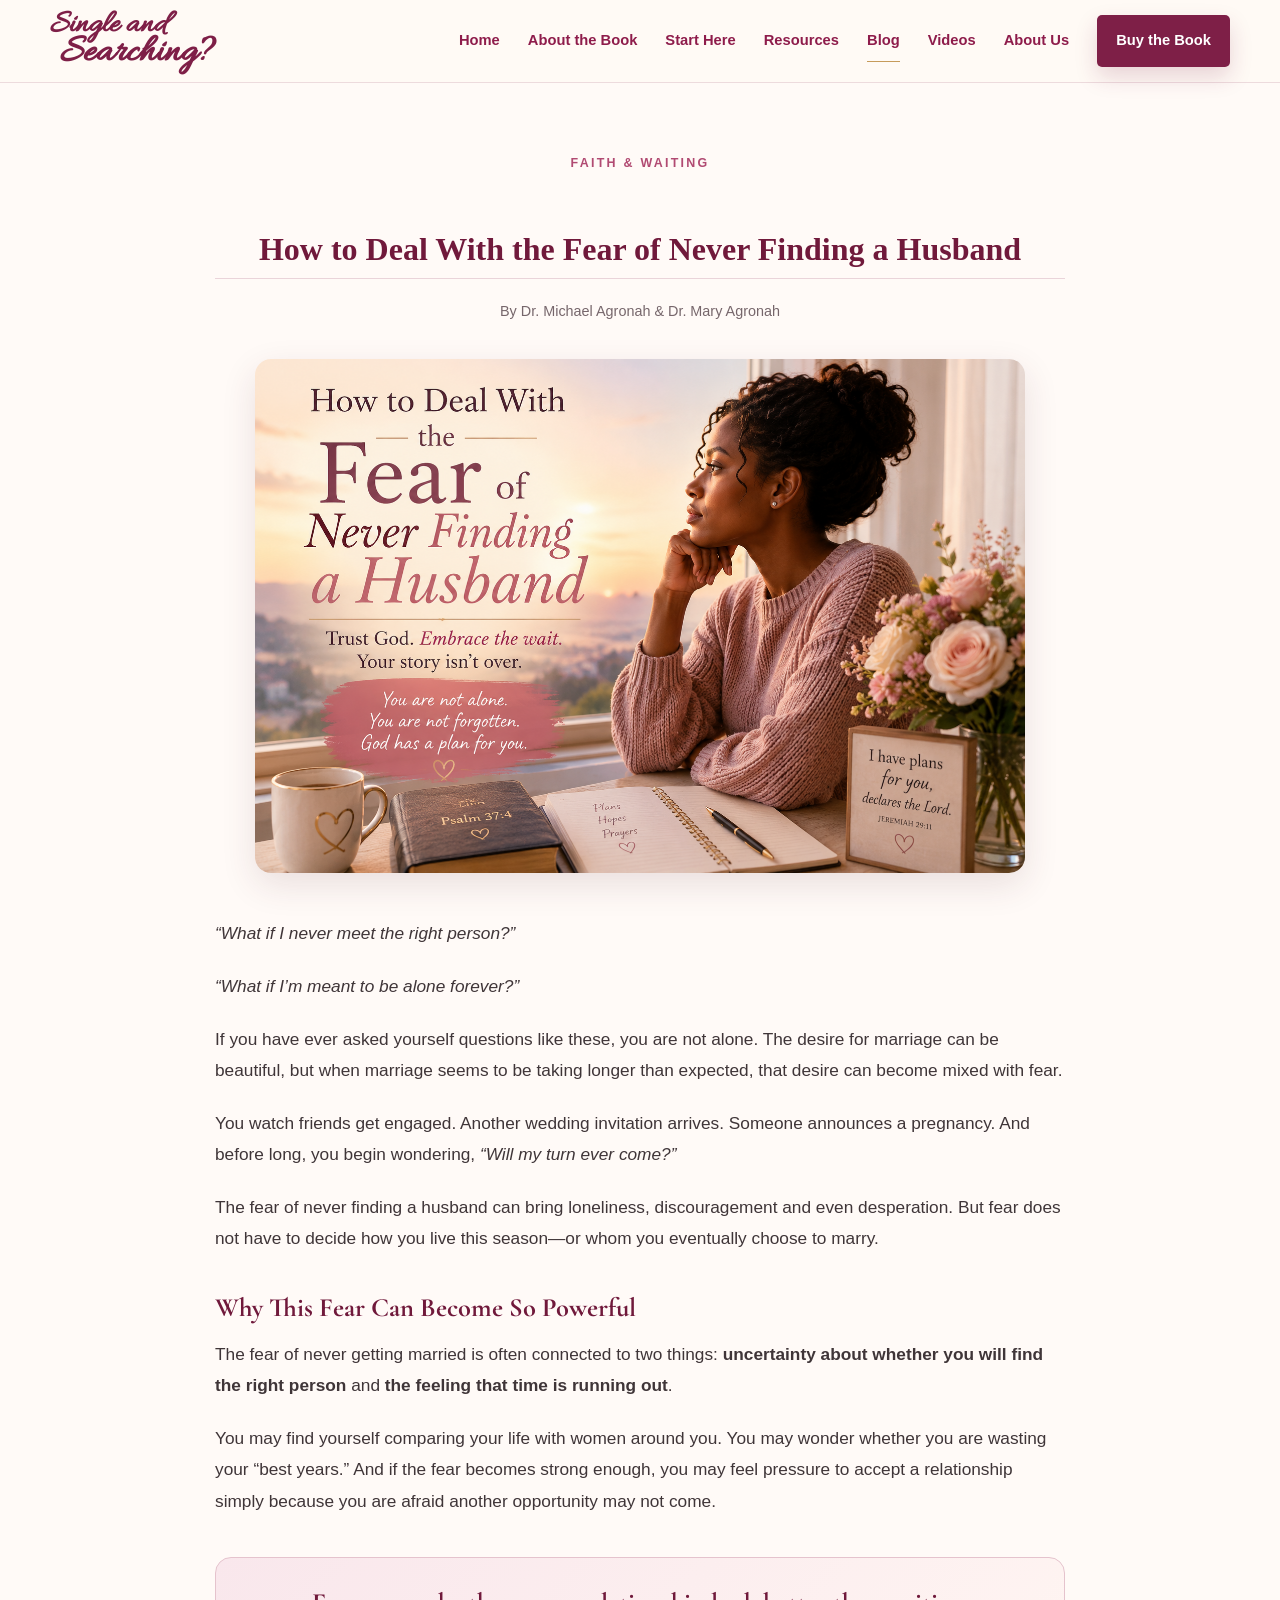
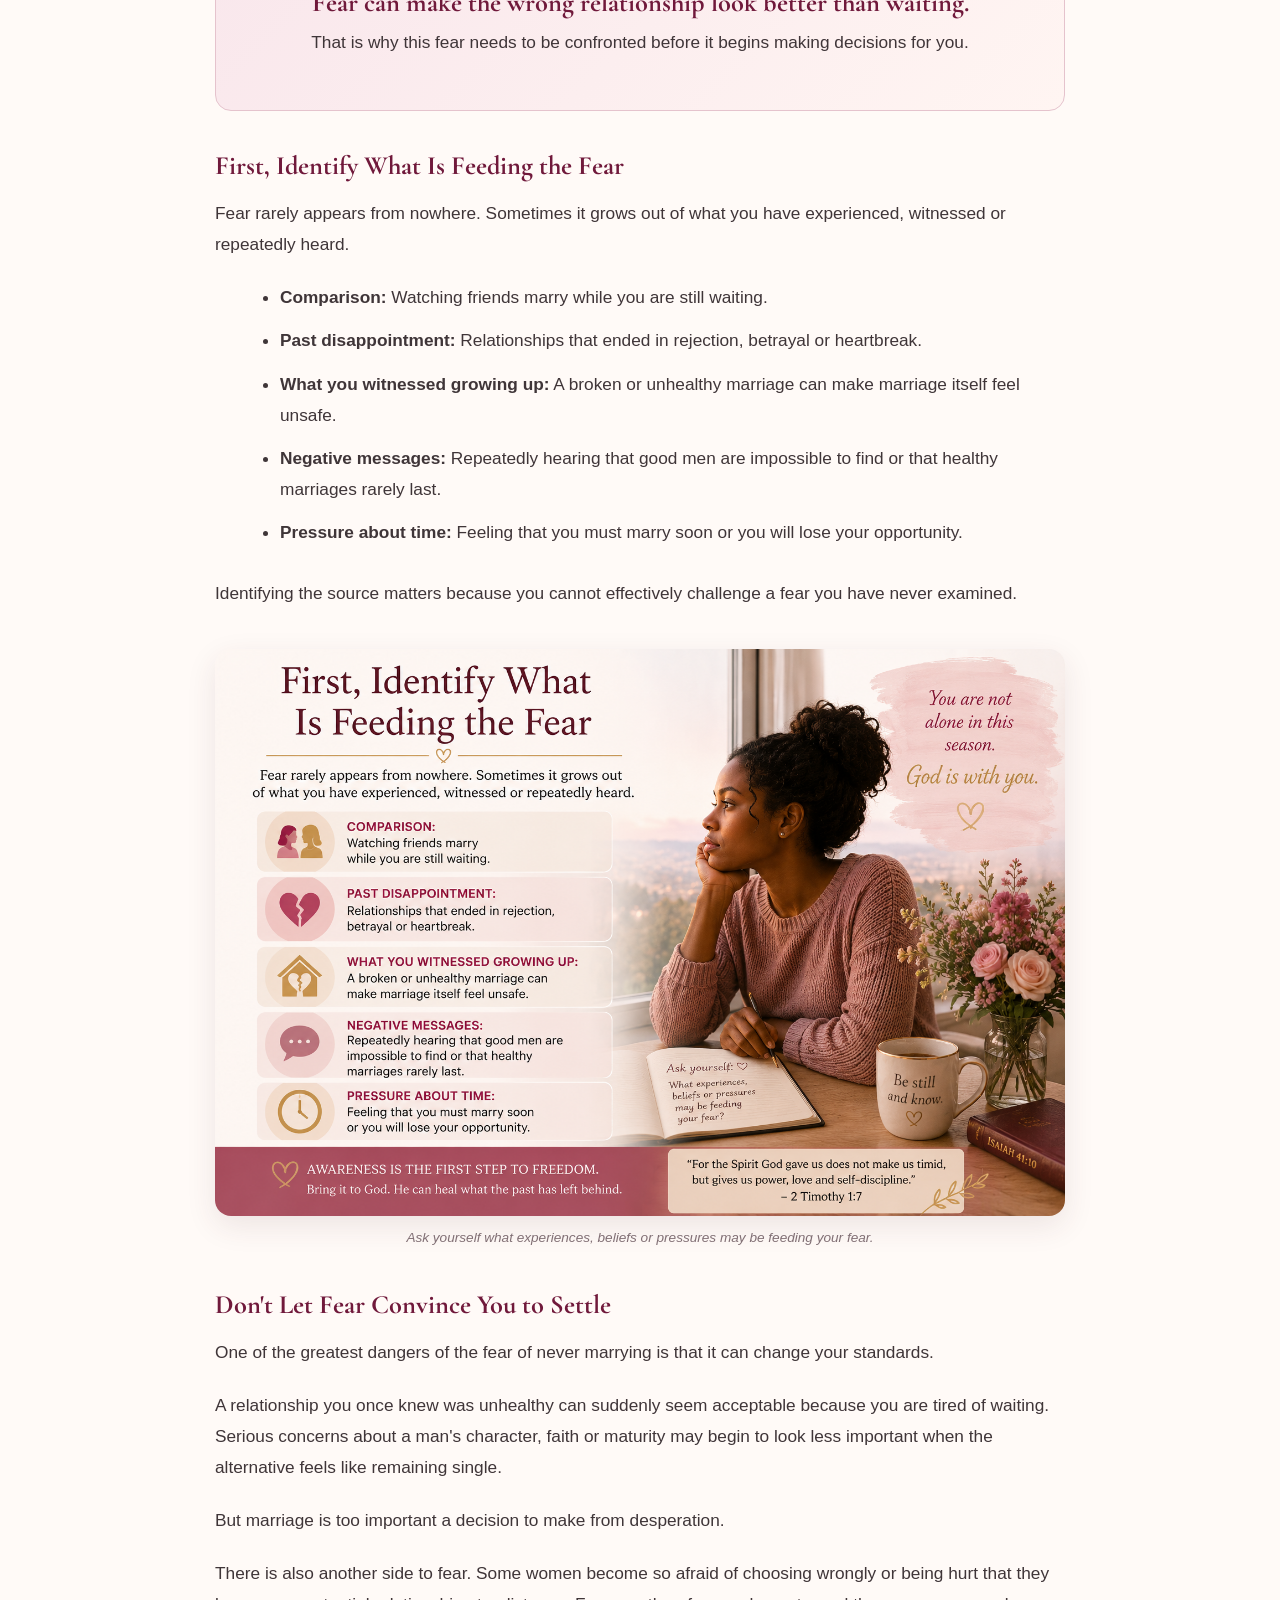
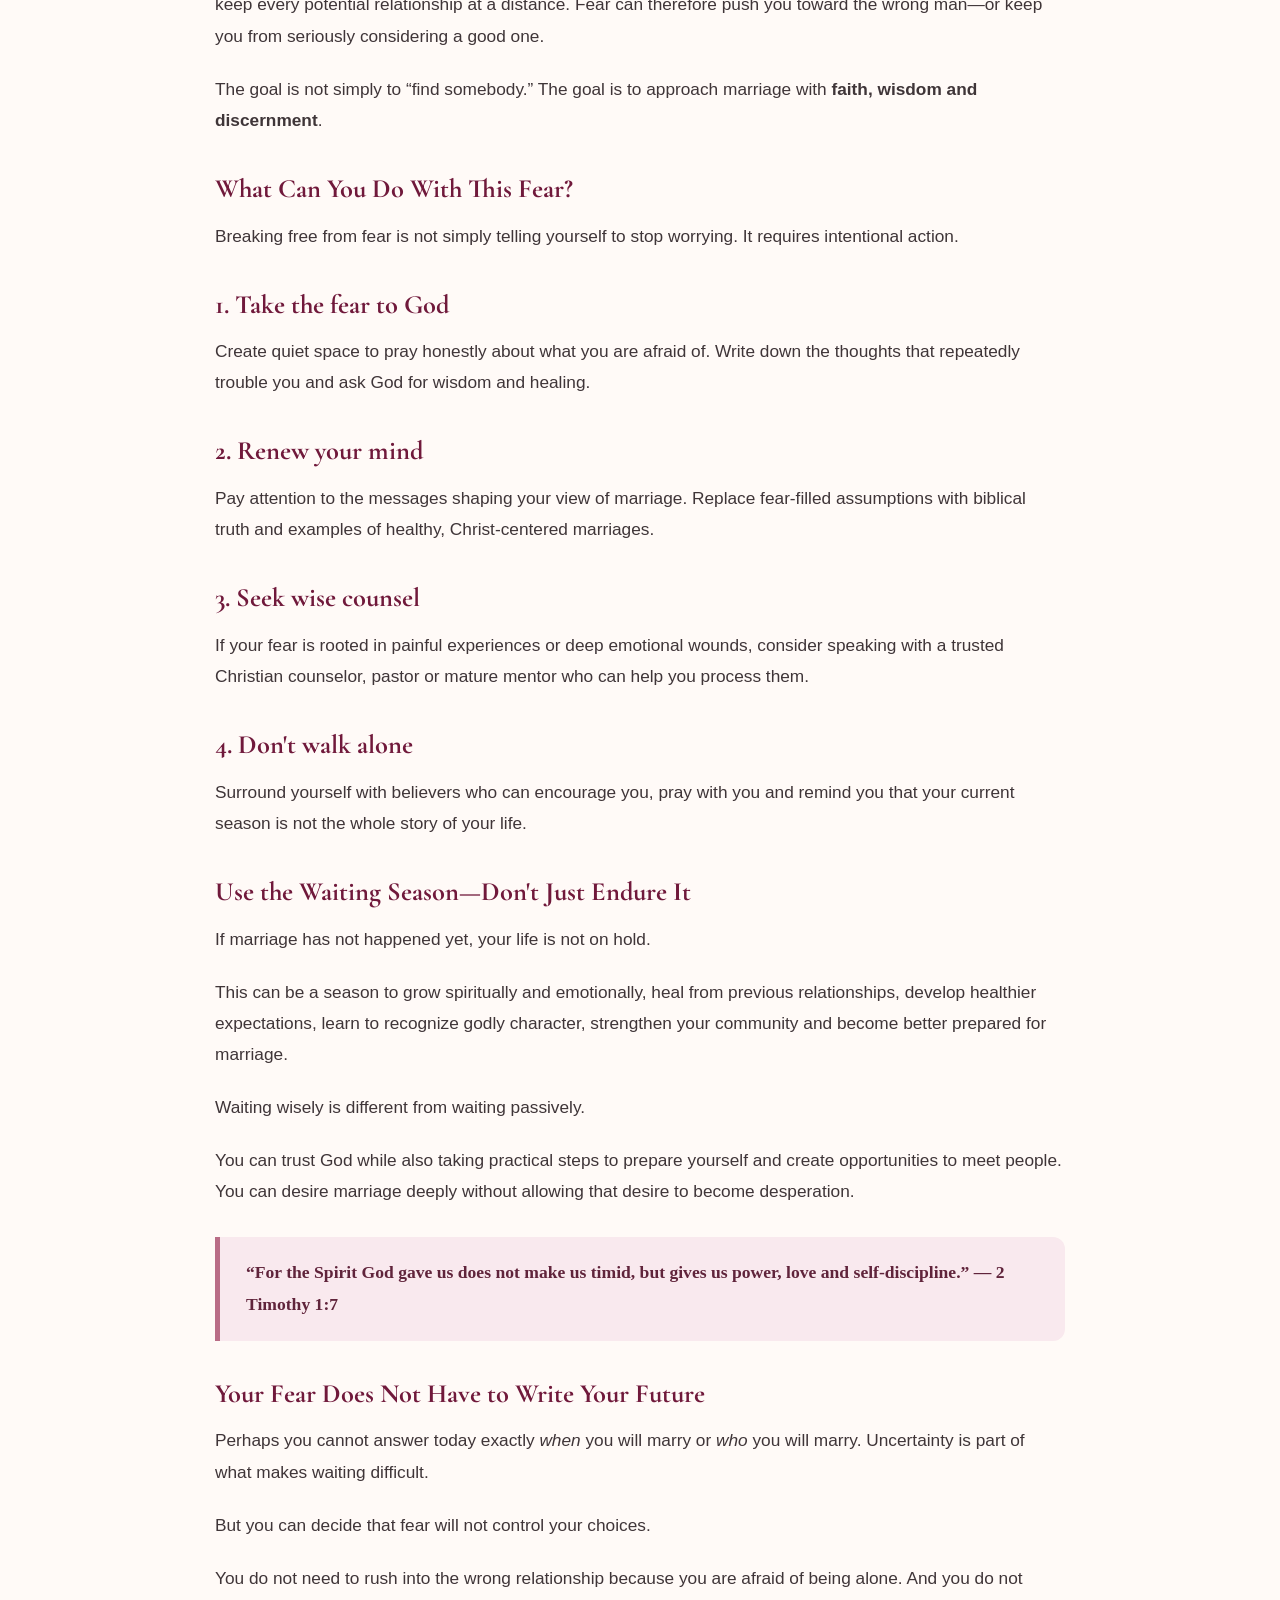
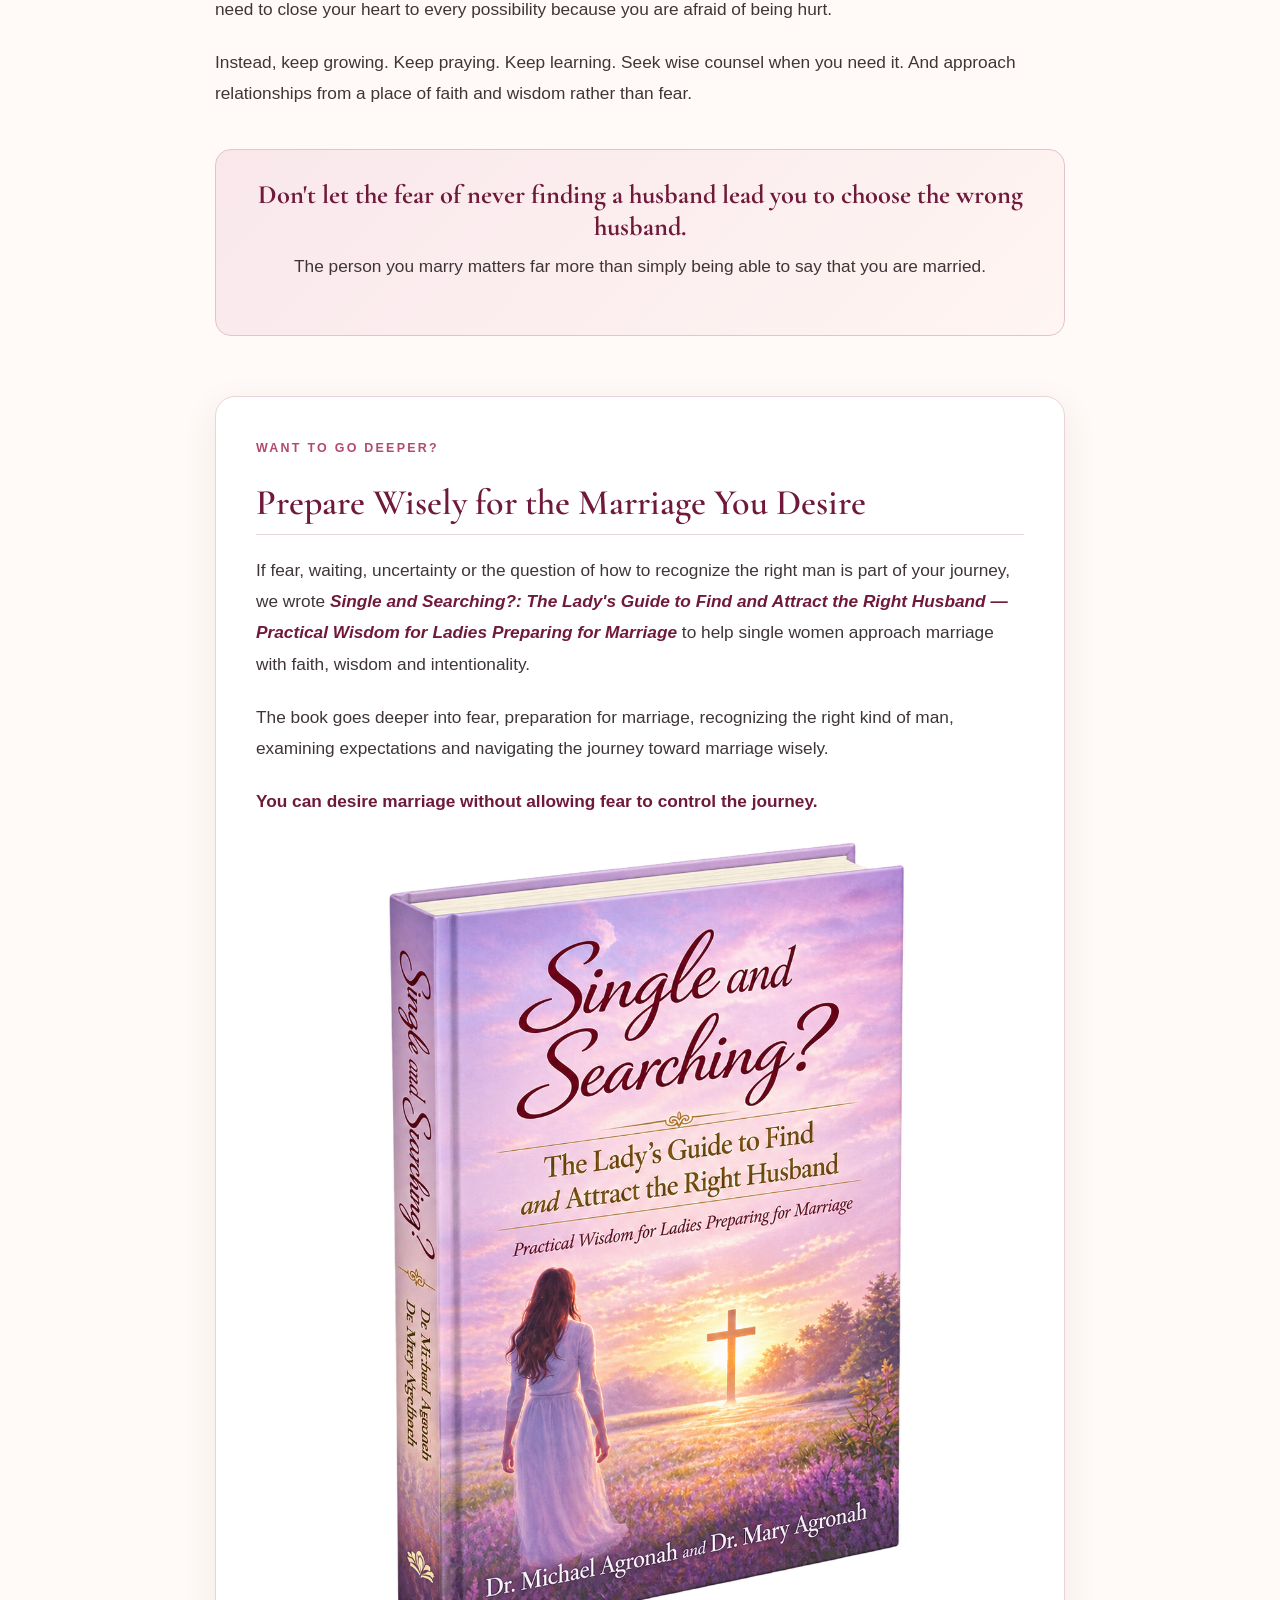
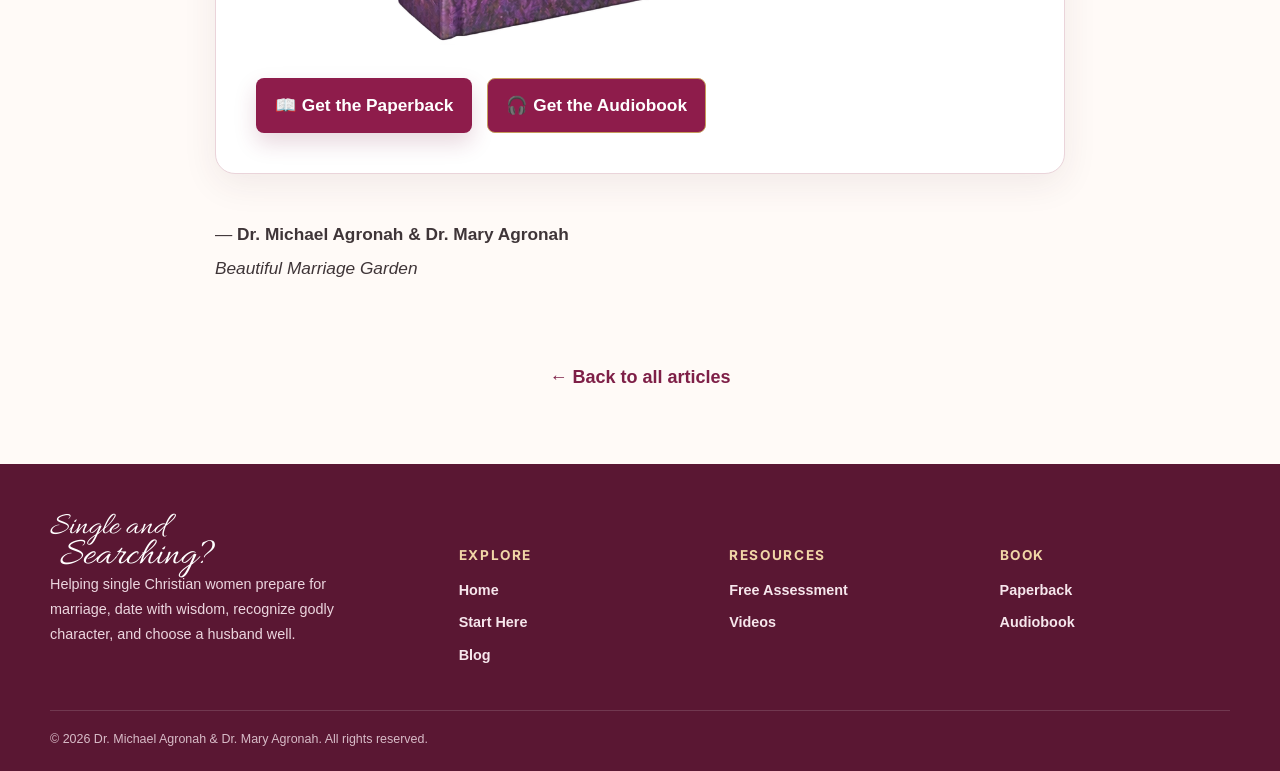
<file: blog/what-if-i-never-get-married.html>
<!DOCTYPE html>
<html lang="en">
<head>
  <meta charset="UTF-8">
  <meta name="viewport" content="width=device-width, initial-scale=1.0">
  <meta name="description" content="What if I never get married? Faith-filled and practical guidance for single Christian women dealing with the fear of never finding a husband.">
  <title>What If I Never Get Married? | Single and Searching?</title>
  <link rel="preconnect" href="https://fonts.googleapis.com">
  <link rel="preconnect" href="https://fonts.gstatic.com" crossorigin>
  <link href="https://fonts.googleapis.com/css2?family=Allura&family=Cormorant+Garamond:wght@400;500;600;700&family=Inter:wght@400;500;600;700&display=swap" rel="stylesheet">
  <link rel="stylesheet" href="../styles.css">
  <link rel="stylesheet" href="blog-style.css">
</head>
<body>
<header class="site-header"><div class="container nav-wrap"><a class="brand" href="../index.html"><span class="brand-script">Single and</span><span class="brand-script second">Searching?</span></a><button class="mobile-toggle" aria-label="Open menu" aria-expanded="false"><span></span><span></span><span></span></button><nav class="main-nav"><a href="../index.html">Home</a><a href="../index.html#book">About the Book</a><a href="../index.html#roadmap">Start Here</a><a href="../index.html#resources">Resources</a><a href="index.html" class="active">Blog</a><a href="../index.html#videos">Videos</a><a href="../index.html#about">About Us</a><a class="btn btn-primary nav-cta" href="../index.html#buy">Buy the Book</a></nav></div></header>
<main><article class="blog-article"><div class="article-container">
<header class="article-header"><p class="eyebrow">FAITH &amp; WAITING</p><h2>How to Deal With the Fear of Never Finding a Husband
</h2>
 <!-- <p class="article-subtitle">How to Deal With the Fear of Never Finding a Husband</p> -->
<p class="article-author">By Dr. Michael Agronah &amp; Dr. Mary Agronah</p></header>
<figure class="featured-image"><img src="images/what-if-i-never-get-married-thumbnail.png" alt="What If I Never Get Married? A faith-centered visual for single Christian women"></figure>
<div class="article-content">
<p><em>“What if I never meet the right person?”</em></p><p><em>“What if I’m meant to be alone forever?”</em></p>
<p>If you have ever asked yourself questions like these, you are not alone. The desire for marriage can be beautiful, but when marriage seems to be taking longer than expected, that desire can become mixed with fear.</p>
<p>You watch friends get engaged. Another wedding invitation arrives. Someone announces a pregnancy. And before long, you begin wondering, <em>“Will my turn ever come?”</em></p>
<p>The fear of never finding a husband can bring loneliness, discouragement and even desperation. But fear does not have to decide how you live this season—or whom you eventually choose to marry.</p>
<h3>Why This Fear Can Become So Powerful</h3>
<p>The fear of never getting married is often connected to two things: <strong>uncertainty about whether you will find the right person</strong> and <strong>the feeling that time is running out</strong>.</p>
<p>You may find yourself comparing your life with women around you. You may wonder whether you are wasting your “best years.” And if the fear becomes strong enough, you may feel pressure to accept a relationship simply because you are afraid another opportunity may not come.</p>
<div class="highlight-box"><h3>Fear can make the wrong relationship look better than waiting.</h3><p>That is why this fear needs to be confronted before it begins making decisions for you.</p></div>
<h3>First, Identify What Is Feeding the Fear</h3>
<p>Fear rarely appears from nowhere. Sometimes it grows out of what you have experienced, witnessed or repeatedly heard.</p>
<ul class="article-list"><li><strong>Comparison:</strong> Watching friends marry while you are still waiting.</li><li><strong>Past disappointment:</strong> Relationships that ended in rejection, betrayal or heartbreak.</li><li><strong>What you witnessed growing up:</strong> A broken or unhealthy marriage can make marriage itself feel unsafe.</li><li><strong>Negative messages:</strong> Repeatedly hearing that good men are impossible to find or that healthy marriages rarely last.</li><li><strong>Pressure about time:</strong> Feeling that you must marry soon or you will lose your opportunity.</li></ul>
<p>Identifying the source matters because you cannot effectively challenge a fear you have never examined.</p>
<figure class="blog-figure"><img src="images/Identify_the_fear.png" alt="A woman reflecting to identify the source of fear"><figcaption>Ask yourself what experiences, beliefs or pressures may be feeding your fear.</figcaption></figure>
<h3>Don't Let Fear Convince You to Settle</h3>
<p>One of the greatest dangers of the fear of never marrying is that it can change your standards.</p>
<p>A relationship you once knew was unhealthy can suddenly seem acceptable because you are tired of waiting. Serious concerns about a man's character, faith or maturity may begin to look less important when the alternative feels like remaining single.</p>
<p>But marriage is too important a decision to make from desperation.</p>
<p>There is also another side to fear. Some women become so afraid of choosing wrongly or being hurt that they keep every potential relationship at a distance. Fear can therefore push you toward the wrong man—or keep you from seriously considering a good one.</p>
<p>The goal is not simply to “find somebody.” The goal is to approach marriage with <strong>faith, wisdom and discernment</strong>.</p>
<h3>What Can You Do With This Fear?</h3>
<p>Breaking free from fear is not simply telling yourself to stop worrying. It requires intentional action.</p>
<div class="action-grid"><div class="action-card"><h3>1. Take the fear to God</h3><p>Create quiet space to pray honestly about what you are afraid of. Write down the thoughts that repeatedly trouble you and ask God for wisdom and healing.</p></div><div class="action-card"><h3>2. Renew your mind</h3><p>Pay attention to the messages shaping your view of marriage. Replace fear-filled assumptions with biblical truth and examples of healthy, Christ-centered marriages.</p></div><div class="action-card"><h3>3. Seek wise counsel</h3><p>If your fear is rooted in painful experiences or deep emotional wounds, consider speaking with a trusted Christian counselor, pastor or mature mentor who can help you process them.</p></div><div class="action-card"><h3>4. Don't walk alone</h3><p>Surround yourself with believers who can encourage you, pray with you and remind you that your current season is not the whole story of your life.</p></div></div>
<h3>Use the Waiting Season—Don't Just Endure It</h3>
<p>If marriage has not happened yet, your life is not on hold.</p>
<p>This can be a season to grow spiritually and emotionally, heal from previous relationships, develop healthier expectations, learn to recognize godly character, strengthen your community and become better prepared for marriage.</p>
<p>Waiting wisely is different from waiting passively.</p>
<p>You can trust God while also taking practical steps to prepare yourself and create opportunities to meet people. You can desire marriage deeply without allowing that desire to become desperation.</p>
<blockquote><strong>“For the Spirit God gave us does not make us timid, but gives us power, love and self-discipline.” — 2 Timothy 1:7</strong></blockquote>
<h3>Your Fear Does Not Have to Write Your Future</h3>
<p>Perhaps you cannot answer today exactly <em>when</em> you will marry or <em>who</em> you will marry. Uncertainty is part of what makes waiting difficult.</p>
<p>But you can decide that fear will not control your choices.</p>
<p>You do not need to rush into the wrong relationship because you are afraid of being alone. And you do not need to close your heart to every possibility because you are afraid of being hurt.</p>
<p>Instead, keep growing. Keep praying. Keep learning. Seek wise counsel when you need it. And approach relationships from a place of faith and wisdom rather than fear.</p>
<div class="highlight-box"><h3>Don't let the fear of never finding a husband lead you to choose the wrong husband.</h3><p>The person you marry matters far more than simply being able to say that you are married.</p></div>
<section class="book-cta"><p class="eyebrow">WANT TO GO DEEPER?</p><h2>Prepare Wisely for the Marriage You Desire</h2><p>If fear, waiting, uncertainty or the question of how to recognize the right man is part of your journey, we wrote <strong><em>Single and Searching?: The Lady's Guide to Find and Attract the Right Husband — Practical Wisdom for Ladies Preparing for Marriage</em></strong> to help single women approach marriage with faith, wisdom and intentionality.</p><p>The book goes deeper into fear, preparation for marriage, recognizing the right kind of man, examining expectations and navigating the journey toward marriage wisely.</p><p><strong>You can desire marriage without allowing fear to control the journey.</strong></p>
 <img
              src="../assets/book-cover.png"
              alt="Christian woman reflecting and praying while waiting for marriage">

              <div class="article-book-buttons"><a class="btn btn-primary" href="https://www.amazon.ca/Single-Searching-Husband-Practical-Preparing/dp/B0GP1RPKG3" target="_blank" rel="noopener noreferrer">📖 Get the Paperback</a><a class="btn btn-outline" href="https://payhip.com/b/bO6Gw" target="_blank" rel="noopener noreferrer">🎧 Get the Audiobook</a></div></section>
<div class="article-signoff"><p>— <strong>Dr. Michael Agronah &amp; Dr. Mary Agronah</strong></p><p><em>Beautiful Marriage Garden</em></p></div>
</div></div></article><section class="back-to-blog"><div class="container centered"><a href="index.html" class="text-link">← Back to all articles</a></div></section></main>
<footer class="site-footer"><div class="container footer-grid"><div><div class="brand footer-brand"><span class="brand-script">Single and</span><span class="brand-script second">Searching?</span></div><p>Helping single Christian women prepare for marriage, date with wisdom, recognize godly character, and choose a husband well.</p></div><div><h3>Explore</h3><a href="../index.html">Home</a><a href="../index.html#roadmap">Start Here</a><a href="index.html">Blog</a></div><div><h3>Resources</h3><a href="../index.html#resources">Free Assessment</a><a href="../index.html#videos">Videos</a></div><div><h3>Book</h3><a href="https://www.amazon.ca/Single-Searching-Husband-Practical-Preparing/dp/B0GP1RPKG3" target="_blank" rel="noopener noreferrer">Paperback</a><a href="https://payhip.com/b/bO6Gw" target="_blank" rel="noopener noreferrer">Audiobook</a></div></div><div class="container copyright">© <span id="year"></span> Dr. Michael Agronah &amp; Dr. Mary Agronah. All rights reserved.</div></footer>
<script src="../script.js"></script>
</body></html>
</file>
<file: styles.css>
:root {
  --wine: #7e1f47;
  --wine-dark: #5d1735;
  --rose: #b14a72;
  --blush: #f8e9e9;
  --blush-2: #fff4f2;
  --cream: #fffaf5;
  --gold: #c69b5b;
  --gold-soft: #e4c89a;
  --ink: #2e2526;
  --muted: #6e5a5e;
  --white: #ffffff;
  --border: rgba(126,31,71,.14);
  --shadow: 0 22px 60px rgba(90, 40, 55, .12);
}

* { box-sizing: border-box; }

html { scroll-behavior: smooth; }

body {
  margin: 0;
  color: var(--ink);
  background: var(--cream);
  font-family: "Inter", sans-serif;
  line-height: 1.6;
}

img { max-width: 100%; display: block; }

a { color: inherit; text-decoration: none; }

.container {
  width: min(1180px, calc(100% - 40px));
  margin-inline: auto;
}

h1, h2, h3 {
  font-family: "Cormorant Garamond", serif;
  color: var(--wine-dark);
  line-height: 1.08;
  margin-top: 0;
}

h1 { font-size: clamp(3rem, 5vw, 5.25rem); font-weight: 600; }
h2 { font-size: clamp(2.2rem, 3vw, 3.3rem); font-weight: 600; }
h3 { font-size: 1.35rem; }

p { margin-top: 0; }

.eyebrow {
  color: var(--rose);
  text-transform: uppercase;
  letter-spacing: .18em;
  font-size: .78rem;
  font-weight: 700;
  margin-bottom: 14px;
}

.centered { text-align: center; }

.btn {
  display: inline-flex;
  align-items: center;
  justify-content: center;
  gap: 8px;
  border-radius: 5px;
  padding: 14px 24px;
  font-weight: 700;
  transition: .2s ease;
  border: 1px solid transparent;
  cursor: pointer;
  font-family: inherit;
}

.btn:hover { transform: translateY(-2px); }

.btn-primary {
  background: var(--wine);
  color: var(--white);
  box-shadow: 0 10px 22px rgba(126,31,71,.18);
}

.btn-primary:hover { background: var(--wine-dark); }

.btn-outline {
  border-color: var(--gold);
  color: var(--wine-dark);
  background: rgba(255,255,255,.65);
}

.btn-gold {
  background: #f1d6a7;
  color: var(--wine-dark);
}

.text-link {
  color: var(--wine);
  font-weight: 700;
}

.site-header {
  position: sticky;
  top: 0;
  z-index: 1000;
  background: rgba(255,250,245,.94);
  backdrop-filter: blur(12px);
  border-bottom: 1px solid var(--border);
}

.nav-wrap {
  min-height: 82px;
  display: flex;
  align-items: center;
  justify-content: space-between;
  gap: 30px;
}

.brand {
  display: inline-flex;
  flex-direction: column;
  min-width: 150px;
}

.brand-script {
  font-family: "Allura", cursive;
  color: var(--wine);
  font-size: 2rem;
  line-height: .8;
}

.brand-script.second {
  font-size: 2.45rem;
  transform: translateX(10px);
}

.main-nav {
  display: flex;
  align-items: center;
  gap: 28px;
  font-size: .92rem;
}

.main-nav a:not(.btn) {
  position: relative;
}

.main-nav a:not(.btn)::after {
  content: "";
  position: absolute;
  left: 0;
  bottom: -8px;
  width: 0;
  height: 1px;
  background: var(--gold);
  transition: width .2s ease;
}

.main-nav a:hover::after,
.main-nav a.active::after { width: 100%; }

.nav-cta { padding: 12px 18px; }

.mobile-toggle {
  display: none;
  background: none;
  border: 0;
}

.mobile-toggle span {
  display: block;
  width: 26px;
  height: 2px;
  background: var(--wine);
  margin: 5px 0;
}

.hero {
  position: relative;
  overflow: hidden;
  background:
    radial-gradient(circle at 23% 38%, rgba(255,255,255,.8), transparent 22%),
    linear-gradient(100deg, #f6e3d8 0%, #fff7f2 43%, #f7c8c7 100%);
  min-height: 640px;
  border-bottom: 1px solid var(--border);
}

.hero::after {
  content: "♡   ♡   ♡";
  position: absolute;
  right: 3%;
  top: 8%;
  color: rgba(255,255,255,.4);
  font-size: 5rem;
  letter-spacing: .4em;
  filter: blur(2px);
}

.hero-grid {
  min-height: 640px;
  display: grid;
  grid-template-columns: 1.1fr 1.3fr .9fr;
  align-items: center;
  gap: 36px;
  position: relative;
  z-index: 2;
  padding-block: 45px;
}

.hero-book-card {
  position: relative;
  align-self: stretch;
  display: flex;
  align-items: center;
  justify-content: center;
}

.hero-book {
  width: 125%;
  max-width: none;
  transform: scale(1.15);
  filter: drop-shadow(0 24px 28px rgba(74,46,45,.22));
}

/* .hero-book {
  width: min(100%, 500px);
  filter: drop-shadow(0 24px 28px rgba(74,46,45,.22));
} */

.floral-accent {
  position: absolute;
  left: -12px;
  top: 50px;
  color: #dba6af;
  font-size: 2rem;
  display: grid;
  gap: 6px;
  transform: rotate(-22deg);
}

.candle {
  position: absolute;
  left: 15px;
  bottom: 34px;
  width: 62px;
  height: 82px;
  background: linear-gradient(#fff 0 15%, #f6d7a8 16% 100%);
  border-radius: 6px 6px 14px 14px;
  box-shadow: 0 8px 20px rgba(130,85,60,.18);
  opacity: .8;
}

.hero-copy { padding: 30px 0; }

.hero-copy h1 em { font-style: italic; color: var(--wine); }

.hero-text {
  max-width: 640px;
  color: #4e4446;
  font-size: 1.05rem;
}

.hero-actions {
  display: flex;
  gap: 14px;
  flex-wrap: wrap;
  margin: 28px 0 22px;
}

.author-line {
  color: var(--wine-dark);
  font-family: "Cormorant Garamond", serif;
  font-size: 1.13rem;
}

.format-badges {
  display: flex;
  gap: 10px;
  flex-wrap: wrap;
}

.format-badges span {
  background: rgba(255,255,255,.7);
  border: 1px solid rgba(126,31,71,.12);
  padding: 8px 11px;
  border-radius: 99px;
  font-size: .85rem;
}

.hero-authors-wrap {
  position: relative;
  align-self: end;
}

.hero-authors-wrap::before {
  content: "";
  position: absolute;
  inset: 18% -15% 0;
  border-radius: 50% 50% 0 0;
  background: rgba(255,255,255,.24);
  filter: blur(18px);
}

.hero-authors {
  width: 100%;
  max-height: 570px;
  object-fit: cover;
  object-position: center top;
  position: relative;
  z-index: 2;
  border-radius: 220px 220px 0 0;
  box-shadow: 0 18px 40px rgba(98,45,52,.18);
}

.questions-section {
  background: var(--cream);
  padding: 52px 0 22px;
}

.questions-grid {
  display: grid;
  grid-template-columns: .85fr 2fr;
  gap: 45px;
  align-items: start;
}

.questions-intro {
  padding-right: 36px;
  border-right: 1px solid var(--gold-soft);
}

.questions-intro h2 { margin-bottom: 10px; }
.questions-intro h3 { color: var(--wine); margin-bottom: 14px; }

.questions-list-wrap h3 {
  font-size: 1.25rem;
  margin-bottom: 16px;
}

.questions-columns {
  display: grid;
  grid-template-columns: repeat(2, 1fr);
  gap: 30px;
}

.heart-list {
  padding: 0;
  margin: 0;
  list-style: none;
}

.heart-list li {
  position: relative;
  padding-left: 24px;
  margin-bottom: 12px;
}

.heart-list li::before {
  content: "♡";
  position: absolute;
  left: 0;
  color: var(--rose);
}

.questions-note {
  text-align: center;
  color: var(--wine);
  font-family: "Cormorant Garamond", serif;
  font-weight: 600;
  margin-top: 32px;
  border-top: 1px solid var(--border);
  padding-top: 20px;
}

.roadmap-section {
  background: #fffdf9;
  padding: 60px 0 68px;
}

.section-heading { margin-bottom: 34px; }

.section-heading p {
  color: var(--muted);
  max-width: 720px;
}

.section-heading.centered p { margin-inline: auto; }

.roadmap-grid {
  display: grid;
  grid-template-columns: repeat(6, 1fr);
  gap: 18px;
  position: relative;
}

.roadmap-item {
  text-align: center;
  position: relative;
}

.roadmap-item:not(:last-child)::after {
  content: "→";
  position: absolute;
  right: -15px;
  top: 34px;
  color: var(--gold);
}

.icon-circle {
  width: 76px;
  height: 76px;
  margin: 0 auto 10px;
  border-radius: 50%;
  display: grid;
  place-items: center;
  background: #fae6e2;
  color: var(--wine);
  font-size: 1.7rem;
  border: 1px solid rgba(126,31,71,.08);
}

.step-no {
  display: inline-grid;
  place-items: center;
  width: 20px;
  height: 20px;
  border-radius: 50%;
  background: var(--wine);
  color: #fff;
  font-size: .7rem;
  margin-bottom: 8px;
}

.roadmap-item h3 {
  font-size: 1rem;
  min-height: 42px;
  margin-bottom: 8px;
}

.roadmap-item p {
  font-size: .8rem;
  color: var(--muted);
}

.roadmap-cta { margin-top: 18px; }

.about-strip {
  background: linear-gradient(90deg, #f7ebe6, #fff, #fae8e5);
  border-block: 1px solid var(--border);
}

.about-grid {
  display: grid;
  grid-template-columns: 1fr 1.15fr 1fr;
  align-items: stretch;
}

.about-copy,
.authority-points {
  padding: 58px 34px;
}

.about-image-wrap {
  min-height: 390px;
  display: flex;
  align-items: end;
  justify-content: center;
  background: radial-gradient(circle, #fff 0 35%, transparent 70%);
  overflow: hidden;
}

.about-image-wrap img {
  width: 95%;
  max-height: 390px;
  object-fit: cover;
  object-position: center 15%;
  border-radius: 220px 220px 0 0;
}

.authority-item {
  display: grid;
  grid-template-columns: 42px 1fr;
  gap: 14px;
  margin-bottom: 22px;
}

.authority-icon {
  width: 38px;
  height: 38px;
  display: grid;
  place-items: center;
  border-radius: 50%;
  background: #fff7f5;
  color: var(--wine);
  font-size: 1.3rem;
}

.authority-item h3 {
  margin-bottom: 5px;
  font-size: 1.08rem;
}

.authority-item p {
  margin: 0;
  color: var(--muted);
  font-size: .9rem;
}

.assessment-section {
  padding: 22px 0;
  background: #fff;
}

.assessment-card {
  display: grid;
  grid-template-columns: .8fr 1.4fr 1.1fr;
  gap: 28px;
  align-items: center;
  padding: 22px;
  border-radius: 16px;
  background: linear-gradient(90deg, #f6e8e4, #fff3f0);
  border: 1px solid rgba(126,31,71,.08);
}

.assessment-visual {
  min-height: 190px;
  border-radius: 12px;
  display: grid;
  place-items: center;
  background:
    linear-gradient(120deg, rgba(126,31,71,.08), rgba(255,255,255,.7)),
    radial-gradient(circle at 20% 20%, #d9a6af, transparent 30%);
}

.assessment-paper {
  width: 72%;
  padding: 18px;
  background: #fffefa;
  box-shadow: var(--shadow);
  transform: rotate(-4deg);
  display: grid;
  gap: 7px;
  color: var(--wine-dark);
  font-family: "Cormorant Garamond", serif;
}

.assessment-paper strong { font-size: 1.2rem; }

.check-list {
  list-style: none;
  padding: 0;
  margin: 14px 0 0;
}

.check-list li::before {
  content: "✓";
  color: var(--gold);
  font-weight: 700;
  margin-right: 8px;
}

.assessment-form {
  display: grid;
  gap: 10px;
}

.assessment-form input,
.newsletter input {
  width: 100%;
  padding: 13px 14px;
  border: 1px solid rgba(126,31,71,.14);
  background: #fff;
  border-radius: 5px;
  font: inherit;
}

.assessment-form small {
  text-align: center;
  color: var(--muted);
}

.book-section {
  padding: 78px 0;
  background: #fffaf6;
}

.book-grid {
  display: grid;
  grid-template-columns: .95fr 1.2fr;
  gap: 70px;
  align-items: center;
}

.book-image-panel {
  display: grid;
  place-items: center;
  min-height: 490px;
  border-radius: 24px;
  background: radial-gradient(circle at 50% 40%, #fff 0 15%, #f2d9de 60%, #edcfd8 100%);
}

.book-image-panel img {
  width: min(80%, 410px);
  filter: drop-shadow(0 24px 30px rgba(72,42,47,.22));
}

.book-details h3 {
  color: var(--gold);
  font-size: 1.55rem;
}

.book-details p {
  color: var(--muted);
}

.book-feature-grid {
  display: grid;
  grid-template-columns: repeat(2, 1fr);
  gap: 14px;
  margin-top: 24px;
}

.book-feature-grid div {
  padding: 14px;
  background: #fff;
  border: 1px solid var(--border);
  border-radius: 8px;
}

.buy-section {
  padding: 76px 0;
  background: #fff;
}

.purchase-grid {
  max-width: 820px;
  margin: 0 auto;
  display: grid;
  grid-template-columns: repeat(2, 1fr);
  gap: 24px;
}

.purchase-card {
  position: relative;
  text-align: center;
  background: #fffaf7;
  border: 1px solid var(--border);
  border-radius: 18px;
  padding: 38px 28px;
  box-shadow: 0 16px 34px rgba(78,42,54,.07);
}

.purchase-card.featured {
  border-color: rgba(126,31,71,.35);
  transform: translateY(-8px);
}

.popular-badge {
  position: absolute;
  top: -12px;
  left: 50%;
  transform: translateX(-50%);
  background: var(--wine);
  color: white;
  font-size: .75rem;
  padding: 6px 12px;
  border-radius: 999px;
}

.purchase-icon { font-size: 2.4rem; }

.purchase-card p { color: var(--muted); }

.blog-section {
  padding: 72px 0;
  background: #fffaf7;
}

.row-heading {
  display: flex;
  align-items: end;
  justify-content: space-between;
  gap: 30px;
}

.blog-grid {
  display: grid;
  grid-template-columns: repeat(4, 1fr);
  gap: 18px;
}

.blog-card {
  overflow: hidden;
  border-radius: 10px;
  border: 1px solid var(--border);
  background: #fff;
}

.blog-thumb {
  height: 180px;
  background-size: cover;
  background-position: center;
}

.thumb-1 { background: linear-gradient(135deg, #ead6d0, #f9f2eb); }
.thumb-2 { background: linear-gradient(135deg, #d6c4b6, #f3e6d8); }
.thumb-3 { background: linear-gradient(135deg, #f2c6a7, #826b74); }
.thumb-4 { background: linear-gradient(135deg, #c6a88d, #f4e6d6); }

.blog-card-body { 
    padding: 30px 18px 20px;
}

  
.blog-meta {
  display: block;
  color: var(--rose);
  text-transform: uppercase;
  letter-spacing: .12em;
  font-size: .7rem;
  font-weight: 700;
  margin-bottom: 12px;
}

.blog-card h3 {
  margin: 9px 0 8px;
  font-size: 1.2rem;
}

.blog-card p {
  font-size: .9rem;
  color: var(--muted);
}

.blog-card a {
  color: var(--wine);
  font-weight: 700;
  font-size: .9rem;
}

.videos-section {
  padding: 72px 0;
  background: #fff;
}

.video-grid {
  display: grid;
  grid-template-columns: repeat(3, 1fr);
  gap: 20px;
}

.video-placeholder {
  min-height: 220px;
  display: grid;
  place-items: center;
  text-align: center;
  border-radius: 14px;
  background: linear-gradient(135deg, #4e2634, #a95c77);
  color: #fff;
  padding: 20px;
}

.video-placeholder span {
  width: 62px;
  height: 62px;
  display: grid;
  place-items: center;
  border-radius: 50%;
  background: rgba(255,255,255,.16);
  font-size: 1.8rem;
}

.about-details {
  padding: 78px 0;
  background: #fff7f3;
}

.about-details-grid {
  display: grid;
  grid-template-columns: 1.2fr .8fr;
  gap: 58px;
  align-items: center;
}

.portrait-card {
  border-radius: 20px;
  overflow: hidden;
  background: #f2d9dd;
  padding: 16px 16px 0;
}

.portrait-card img {
  border-radius: 180px 180px 0 0;
}

.newsletter {
  background: var(--wine-dark);
  color: white;
  padding: 42px 0;
}

.newsletter h2 {
  color: white;
  margin-bottom: 8px;
}

.newsletter p { margin-bottom: 0; color: #f4e2e8; }

.eyebrow.light { color: #f1d6a7; }

.newsletter-inner {
  display: grid;
  grid-template-columns: 1.2fr .9fr;
  gap: 50px;
  align-items: center;
}

.newsletter form {
  display: grid;
  grid-template-columns: 1fr auto;
  gap: 10px;
}

.site-footer {
  background: #5a1733;
  color: #f7e9ee;
  padding: 48px 0 20px;
}

.footer-grid {
  display: grid;
  grid-template-columns: 1.6fr repeat(3, 1fr);
  gap: 40px;
}

.footer-grid h3 {
  color: #f1d6a7;
  font-family: "Inter", sans-serif;
  font-size: .85rem;
  text-transform: uppercase;
  letter-spacing: .12em;
}

.footer-grid a {
  display: block;
  color: #f6e6ec;
  margin: 7px 0;
  font-size: .9rem;
}

.footer-grid p {
  max-width: 310px;
  color: #ecd6df;
  font-size: .9rem;
}

.footer-brand .brand-script { color: #fff; }

.social-row {
  display: flex;
  gap: 10px;
  margin-top: 18px;
}

.social-row a {
  width: 34px;
  height: 34px;
  border-radius: 50%;
  border: 1px solid rgba(255,255,255,.25);
  display: grid;
  place-items: center;
}

.copyright {
  margin-top: 35px;
  padding-top: 18px;
  border-top: 1px solid rgba(255,255,255,.14);
  font-size: .78rem;
  color: #d8bcc8;
}

.toast {
  position: fixed;
  right: 22px;
  bottom: 22px;
  background: var(--wine-dark);
  color: #fff;
  padding: 14px 18px;
  border-radius: 8px;
  box-shadow: var(--shadow);
  transform: translateY(120px);
  opacity: 0;
  transition: .25s ease;
  z-index: 2000;
}

.toast.show {
  transform: translateY(0);
  opacity: 1;
}

.blog-page-hero {
  padding: 90px 0 60px;
  background:
    linear-gradient(
      135deg,
      #f8e9e9,
      #fffaf5
    );
}

.blog-page-hero h1 {
  margin-bottom: 18px;
}

.blog-hero-description {
  max-width: 720px;
  margin: 0 auto;
  font-size: 1.05rem;
  color: var(--muted);
}


.blog-categories {
  padding: 22px 0;
  background: #fff;
  border-bottom: 1px solid var(--border);
}

.category-links {
  display: flex;
  justify-content: center;
  flex-wrap: wrap;
  gap: 12px;
}

.category-links a {
  padding: 8px 15px;
  border: 1px solid var(--border);
  border-radius: 50px;
  color: var(--wine);
  font-size: 0.85rem;
  font-weight: 600;
  transition: 0.2s ease;
}

.category-links a:hover {
  background: var(--wine);
  color: white;
}


.blog-page-section {
  padding: 70px 0 90px;
  background: #fffaf7;
}


.blog-book-cta {
  padding: 75px 0;
  background: #fff;
}

.blog-book-cta p {
  max-width: 700px;
  margin-left: auto;
  margin-right: auto;
}

.blog-book-cta .hero-actions {
  justify-content: center;
}

@media (max-width: 1050px) {
  .main-nav { gap: 16px; font-size: .84rem; }
  .hero-grid { grid-template-columns: .9fr 1.2fr; }
  .hero-authors-wrap { grid-column: 1 / -1; max-width: 420px; margin: 0 auto; }
  .hero-authors { border-radius: 180px 180px 0 0; }
  .roadmap-grid { grid-template-columns: repeat(3, 1fr); row-gap: 30px; }
  .roadmap-item:nth-child(3)::after { display: none; }
  .blog-grid { grid-template-columns: repeat(2, 1fr); }
}

@media (max-width: 820px) {
  .mobile-toggle { display: block; }
  .main-nav {
    position: absolute;
    top: 82px;
    left: 0;
    right: 0;
    background: #fffaf5;
    padding: 20px;
    display: none;
    flex-direction: column;
    border-bottom: 1px solid var(--border);
  }
  .main-nav.open { display: flex; }

  .hero-grid,
  .questions-grid,
  .about-grid,
  .assessment-card,
  .book-grid,
  .about-details-grid,
  .newsletter-inner {
    grid-template-columns: 1fr;
  }

  .hero { min-height: auto; }
  .hero-grid { padding-top: 30px; }
  .hero-book-card { min-height: 360px; }
  .hero-copy { text-align: center; }
  .hero-actions, .format-badges { justify-content: center; }

  .questions-intro {
    border-right: 0;
    border-bottom: 1px solid var(--gold-soft);
    padding-right: 0;
    padding-bottom: 22px;
  }

  .questions-columns { grid-template-columns: 1fr; gap: 0; }
  .about-copy, .authority-points { padding: 38px 22px; }
  .about-image-wrap { order: -1; }

  .assessment-card { text-align: center; }
  .check-list { display: inline-block; text-align: left; }

  .book-feature-grid,
  .purchase-grid,
  .video-grid,
  .footer-grid {
    grid-template-columns: 1fr;
  }

  .purchase-card.featured { transform: none; }
  .newsletter form { grid-template-columns: 1fr; }
}

@media (max-width: 600px) {
  .container { width: min(100% - 28px, 1180px); }
  h1 { font-size: 2.55rem; }
  h2 { font-size: 2rem; }
  .roadmap-grid { grid-template-columns: 1fr; }
  .roadmap-item::after { display: none !important; }
  .blog-grid { grid-template-columns: 1fr; }
  .row-heading { align-items: start; flex-direction: column; }
  .hero-book {width: 350px;max-width: none;}

  /* =========================
   ASSESSMENT - MOBILE
========================= */

.assessment-card {
  display: grid;
  grid-template-columns: 1fr;
  gap: 25px;
  padding: 28px 20px;
}

.assessment-visual {
  width: 100%;
  display: flex;
  justify-content: center;
}

.assessment-paper {
  width: min(100%, 300px);
}

.assessment-copy {
  width: 100%;
  text-align: left;
}

.assessment-copy h2 {
  font-size: 2rem;
  line-height: 1.15;
}

.assessment-copy p {
  font-size: 1rem;
  line-height: 1.6;
}

.assessment-form {
  width: 100%;
  text-align: center;
}

.assessment-form .btn {
  width: 100%;
  display: block;
  padding: 15px 18px;
}

.assessment-form small {
  display: block;
  margin-top: 12px;
}

}
</file>
<file: blog/blog-style.css>
/* =====================================================
   SINGLE & SEARCHING BLOG ARTICLE
   ===================================================== */


/* ---------- GENERAL PAGE ---------- */

body {
  font-family: Arial, Helvetica, sans-serif;
  color: #3f3538;
  background-color: #fffaf7;
  font-size: 18px;
  line-height: 1.75;
}


/* Controls the width of the article */

.main-container {
  max-width: 900px !important;
  margin: 0 auto;
  padding-left: 30px;
  padding-right: 30px;
}


/* ---------- HEADINGS ---------- */

h1,
h2,
h3,
h4 {
  font-family: Georgia, "Times New Roman", serif;
  color: #70193b;
  line-height: 1.2;
}


h1 {
  font-size: 3rem;
  margin-top: 35px;
  margin-bottom: 12px;
}


h2 {
  font-size: 2rem;
  margin-top: 55px;
  margin-bottom: 20px;
  padding-bottom: 10px;

  border-bottom: 1px solid #ead4da;
}


h3 {
  font-size: 1.5rem;
  margin-top: 35px;
  margin-bottom: 15px;
}


/* ---------- SUBTITLE ---------- */

.subtitle {
  font-family: Georgia, "Times New Roman", serif;
  font-size: 1.4rem;
  font-weight: normal;
  color: #8b5364;
  margin-bottom: 15px;
}


/* ---------- AUTHOR ---------- */

.author {
  color: #76666b;
  font-size: 0.95rem;
  margin-bottom: 35px;
}


/* ---------- PARAGRAPHS ---------- */

p {
  margin-bottom: 22px;
}


/* ---------- LINKS ---------- */

a {
  color: #8e1c4b;
  font-weight: 600;
  text-decoration: none;
}


a:hover {
  text-decoration: underline;
}


/* ---------- BLOCK QUOTES ---------- */

blockquote {
  margin: 30px 0;

  padding: 18px 25px;

  border-left: 5px solid #b96c86;

  background-color: #f9e9ee;

  color: #60243b;

  font-family: Georgia, "Times New Roman", serif;

  font-size: 1.1rem;

  border-radius: 0 10px 10px 0;
}


blockquote p {
  margin-bottom: 0;
}


/* =====================================================
   FEATURED IMAGE
   ===================================================== */

.featured-image {
  margin-top: 30px;
  margin-bottom: 45px;
  text-align: center;
}


.featured-image img {
  width: 100%;
  max-width: 900px;

  height: auto;

  border-radius: 16px;

  box-shadow:
    0 12px 35px rgba(80, 35, 50, 0.12);
}


/* =====================================================
   BLOG IMAGES / INFOGRAPHICS
   ===================================================== */

.blog-figure {
  margin-top: 40px;
  margin-bottom: 45px;
  text-align: center;
}


.blog-figure img {
  width: 100%;
  height: auto;

  border-radius: 14px;

  box-shadow:
    0 10px 30px rgba(80, 35, 50, 0.10);
}


.caption {
  margin-top: 12px;

  font-size: 0.88rem;

  font-style: italic;

  color: #806f74;

  text-align: center;
}


/* =====================================================
   IMPORTANT MESSAGE BOX
   ===================================================== */

.highlight-box {
  background:
    linear-gradient(
      135deg,
      #f9e7ec,
      #fff5f2
    );

  border: 1px solid #e5c3cd;

  border-radius: 16px;

  padding: 25px 30px;

  margin: 35px 0;

  text-align: center;
}


.highlight-box h3 {
  color: #7b183f;

  margin-top: 0;

  margin-bottom: 8px;

  font-size: 1.6rem;
}


.highlight-box p {
  margin-bottom: 0;
}


/* =====================================================
   BOOK CALL TO ACTION
   ===================================================== */

.book-cta {
  margin-top: 35px;
  margin-bottom: 45px;

  padding: 35px;

  background-color: #ffffff;

  border: 1px solid #ead4da;

  border-radius: 18px;

  box-shadow:
    0 10px 35px rgba(80, 35, 50, 0.08);
}


.book-cta strong {
  color: #70193b;
}


.book-cta a {
  display: inline-block;

  margin-top: 8px;

  padding: 11px 18px;

  border-radius: 8px;

  background-color: #8e1c4b;

  color: white;

  text-decoration: none;

  transition: 0.2s ease;
}


.book-cta a:hover {
  background-color: #70193b;

  text-decoration: none;

  transform: translateY(-1px);
}


/* =====================================================
   TABLE OF CONTENTS
   ===================================================== */

#TOC {
  background-color: #ffffff;

  border: 1px solid #ead4da;

  border-radius: 12px;

  padding: 15px;

  font-size: 0.9rem;
}


#TOC a {
  color: #70193b;
}


/* =====================================================
   HORIZONTAL LINES
   ===================================================== */

hr {
  border: none;

  border-top: 1px solid #ead4da;

  margin: 50px 0;
}


/* =====================================================
   MOBILE PHONE VIEW
   ===================================================== */

@media (max-width: 600px) {

  body {
    font-size: 17px;
    line-height: 1.7;
  }


  .main-container {
    width: 100% !important;

    padding-left: 20px;
    padding-right: 20px;
  }


  h1 {
    font-size: 2.25rem;
  }


  h2 {
    font-size: 1.7rem;

    margin-top: 45px;
  }


  h3 {
    font-size: 1.35rem;
  }


  .subtitle {
    font-size: 1.2rem;
  }


  .featured-image {
    margin-bottom: 35px;
  }


  .featured-image img,
  .blog-figure img {
    width: 100%;
  }


  blockquote {
    padding: 15px 18px;

    font-size: 1rem;
  }


  .highlight-box {
    padding: 20px;
  }


  .book-cta {
    padding: 22px;
  }

}

/* ==========================================
   INDIVIDUAL BLOG ARTICLE
========================================== */

.blog-article {
  padding: 70px 0 50px;
  background: #fffaf7;
}

.article-container {
  width: min(100% - 40px, 850px);
  margin: 0 auto;
}

.article-header {
  text-align: center;
  margin-bottom: 35px;
}

.article-header h1 {
  font-family: "Cormorant Garamond", Georgia, serif;
  font-size: clamp(2.7rem, 6vw, 4.6rem);
  color: #70193b;
  line-height: 1.05;
  margin: 12px 0;
}

.article-subtitle {
  font-family: "Cormorant Garamond", Georgia, serif;
  font-size: 1.6rem;
  color: #8b5364;
}

.article-author {
  font-size: 0.9rem;
  color: #76666b;
}

.article-content {
  font-size: 1.08rem;
  line-height: 1.8;
}

.article-content p {
  margin-bottom: 22px;
}

.article-content h2 {
  font-family: "Cormorant Garamond", Georgia, serif;
  font-size: 2.25rem;
  color: #70193b;
  margin-top: 55px;
}

.article-content h3 {
  font-family: "Cormorant Garamond", Georgia, serif;
  font-size: 1.65rem;
  color: #70193b;
  margin-top: 38px;
}

.article-content blockquote {
  margin: 30px 0;
  padding: 20px 26px;
  background: #f9e9ee;
  border-left: 5px solid #b96c86;
  border-radius: 0 12px 12px 0;
  color: #60243b;
}

.article-list {
  margin: 20px 0 30px 25px;
}

.article-list li {
  margin-bottom: 12px;
}

.preference-list {
  margin: 25px 0;
  padding-left: 25px;
  border-left: 3px solid #e2b4c1;
}

.preference-list p {
  margin-bottom: 8px;
}

.blog-figure {
  margin: 40px 0;
  text-align: center;
}

.blog-figure img,
.featured-image img {
  width: 100%;
  height: auto;
  border-radius: 16px;
}

.blog-figure figcaption {
  margin-top: 10px;
  font-size: 0.85rem;
  color: #806f74;
  font-style: italic;
}

.highlight-box {
  margin: 40px 0;
  padding: 30px;
  text-align: center;
  background: linear-gradient(135deg, #f9e7ec, #fff5f2);
  border: 1px solid #e5c3cd;
  border-radius: 16px;
}

.highlight-box h3 {
  margin-top: 0;
}

.pray-prepare-grow {
  display: flex;
  justify-content: center;
  gap: 20px;
  margin: 35px 0;
}

.pray-prepare-grow span {
  padding: 12px 22px;
  background: #f7e6ea;
  color: #70193b;
  border-radius: 50px;
  font-family: "Cormorant Garamond", Georgia, serif;
  font-size: 1.35rem;
  font-weight: 700;
}

.book-cta {
  margin-top: 60px;
  padding: 40px;
  background: #fff;
  border: 1px solid #ead4da;
  border-radius: 20px;
  box-shadow: 0 10px 35px rgba(80, 35, 50, 0.08);
}

.book-cta h2 {
  margin-top: 5px;
}

.article-book-buttons {
  display: flex;
  gap: 15px;
  flex-wrap: wrap;
  margin-top: 25px;
}

.article-signoff {
  margin-top: 45px;
}

.article-signoff p {
  margin-bottom: 3px;
}

.back-to-blog {
  padding: 25px 0 70px;
  background: #fffaf7;
}


/* PHONE */

@media (max-width: 600px) {

  .blog-article {
    padding-top: 45px;
  }

  .article-container {
    width: min(100% - 30px, 850px);
  }

  .article-header h1 {
    font-size: 2.6rem;
  }

  .article-subtitle {
    font-size: 1.3rem;
  }

  .article-content {
    font-size: 1rem;
  }

  .article-content h2 {
    font-size: 1.85rem;
  }

  .article-content h3 {
    font-size: 1.45rem;
  }

  .pray-prepare-grow {
    gap: 8px;
  }

  .pray-prepare-grow span {
    padding: 9px 13px;
    font-size: 1.05rem;
  }

  .book-cta {
    padding: 24px;
  }

  .article-book-buttons {
    flex-direction: column;
  }

  .article-book-buttons .btn {
    width: 100%;
    text-align: center;
  }

}
</file>
